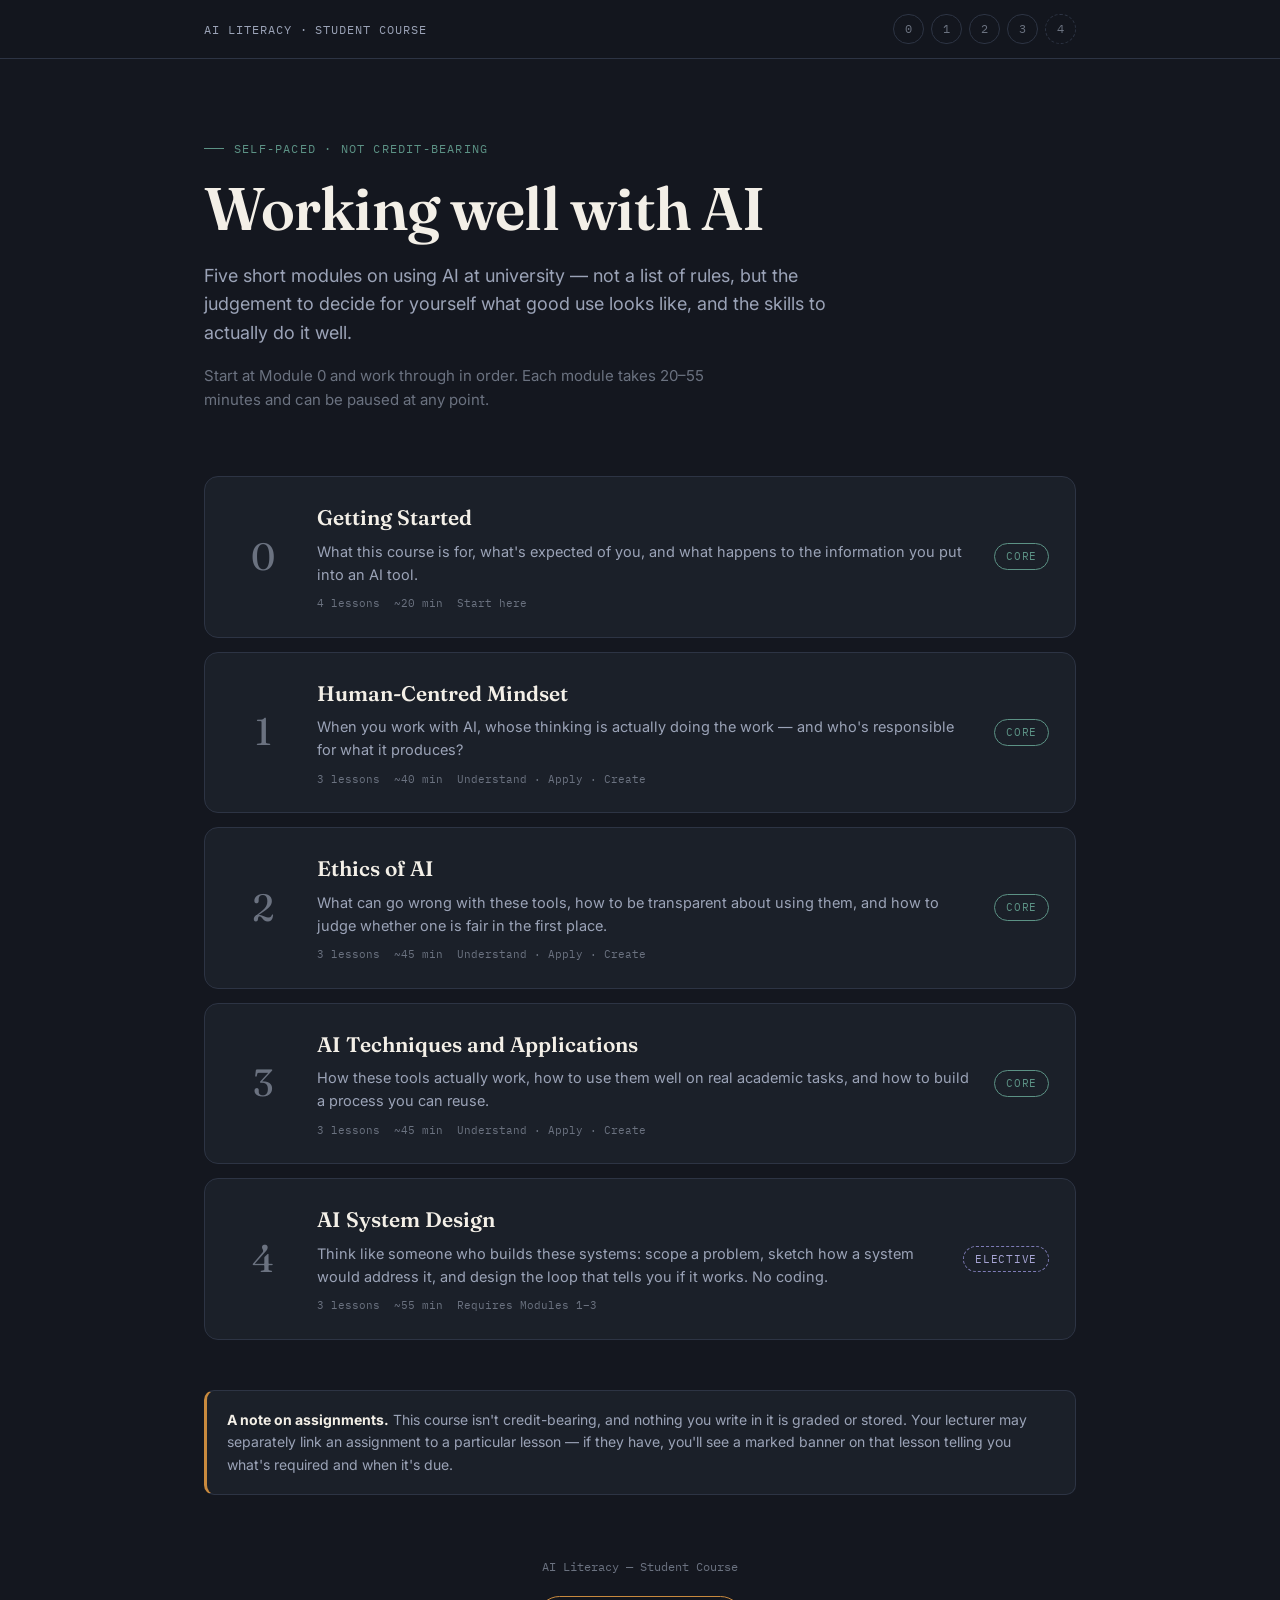
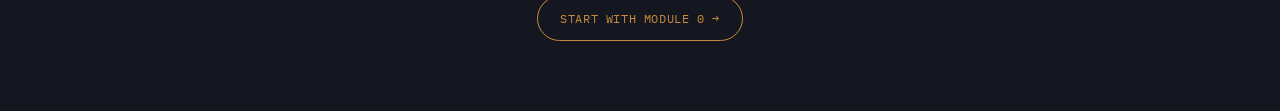
<file: index.html>
<!DOCTYPE html>
<html lang="en">
<head>
<meta charset="UTF-8">
<meta name="viewport" content="width=device-width, initial-scale=1.0">
<title>AI Literacy — Student Course</title>
<meta name="description" content="A self-paced course on using AI well at university: judgement, responsibility, ethics, and practical skill.">
<link rel="preconnect" href="https://fonts.googleapis.com">
<link rel="preconnect" href="https://fonts.gstatic.com" crossorigin>
<link href="https://fonts.googleapis.com/css2?family=Fraunces:opsz,wght@9..144,400;9..144,500;9..144,600;9..144,700&family=Inter:wght@400;500;600;700&family=IBM+Plex+Mono:wght@400;500&display=swap" rel="stylesheet">
<link rel="stylesheet" href="assets/css/course.css">
</head>
<body>

<div class="topbar">
  <div class="topbar-inner">
    <a class="brand" href="index.html">AI Literacy · Student Course</a>
    <div class="module-pills">
      <a class="pill" href="module-0.html">0</a>
      <a class="pill" href="module-1.html">1</a>
      <a class="pill" href="module-2.html">2</a>
      <a class="pill" href="module-3.html">3</a>
      <a class="pill elective" href="module-4.html">4</a>
    </div>
  </div>
</div>

<div class="wrap">
  <section class="index-hero">
    <div class="eyebrow">Self-paced · Not credit-bearing</div>
    <h1>Working well with AI</h1>
    <p>Five short modules on using AI at university — not a list of rules, but the judgement to decide for yourself what good use looks like, and the skills to actually do it well.</p>
    <p style="color:var(--text-faint);font-size:15px;">Start at Module 0 and work through in order. Each module takes 20–55 minutes and can be paused at any point.</p>
  </section>

  <div class="module-grid">

    <a class="module-card" href="module-0.html">
      <div class="module-num">0</div>
      <div class="module-body">
        <h3>Getting Started</h3>
        <p>What this course is for, what's expected of you, and what happens to the information you put into an AI tool.</p>
        <div class="module-meta">
          <span>4 lessons</span><span>~20 min</span><span>Start here</span>
        </div>
      </div>
      <span class="module-badge core">Core</span>
    </a>

    <a class="module-card" href="module-1.html">
      <div class="module-num">1</div>
      <div class="module-body">
        <h3>Human-Centred Mindset</h3>
        <p>When you work with AI, whose thinking is actually doing the work — and who's responsible for what it produces?</p>
        <div class="module-meta">
          <span>3 lessons</span><span>~40 min</span><span>Understand · Apply · Create</span>
        </div>
      </div>
      <span class="module-badge core">Core</span>
    </a>

    <a class="module-card" href="module-2.html">
      <div class="module-num">2</div>
      <div class="module-body">
        <h3>Ethics of AI</h3>
        <p>What can go wrong with these tools, how to be transparent about using them, and how to judge whether one is fair in the first place.</p>
        <div class="module-meta">
          <span>3 lessons</span><span>~45 min</span><span>Understand · Apply · Create</span>
        </div>
      </div>
      <span class="module-badge core">Core</span>
    </a>

    <a class="module-card" href="module-3.html">
      <div class="module-num">3</div>
      <div class="module-body">
        <h3>AI Techniques and Applications</h3>
        <p>How these tools actually work, how to use them well on real academic tasks, and how to build a process you can reuse.</p>
        <div class="module-meta">
          <span>3 lessons</span><span>~45 min</span><span>Understand · Apply · Create</span>
        </div>
      </div>
      <span class="module-badge core">Core</span>
    </a>

    <a class="module-card is-elective" href="module-4.html">
      <div class="module-num">4</div>
      <div class="module-body">
        <h3>AI System Design</h3>
        <p>Think like someone who builds these systems: scope a problem, sketch how a system would address it, and design the loop that tells you if it works. No coding.</p>
        <div class="module-meta">
          <span>3 lessons</span><span>~55 min</span><span>Requires Modules 1–3</span>
        </div>
      </div>
      <span class="module-badge elect">Elective</span>
    </a>

  </div>

  <div class="index-note">
    <b>A note on assignments.</b> This course isn't credit-bearing, and nothing you write in it is graded or stored. Your lecturer may separately link an assignment to a particular lesson — if they have, you'll see a marked banner on that lesson telling you what's required and when it's due.
  </div>

  <footer>
    <p>AI Literacy — Student Course</p>
    <div class="pager">
      <a class="next" href="module-0.html">Start with Module 0 →</a>
    </div>
  </footer>
</div>

<script src="assets/js/course.js"></script>
</body>
</html>
</file>
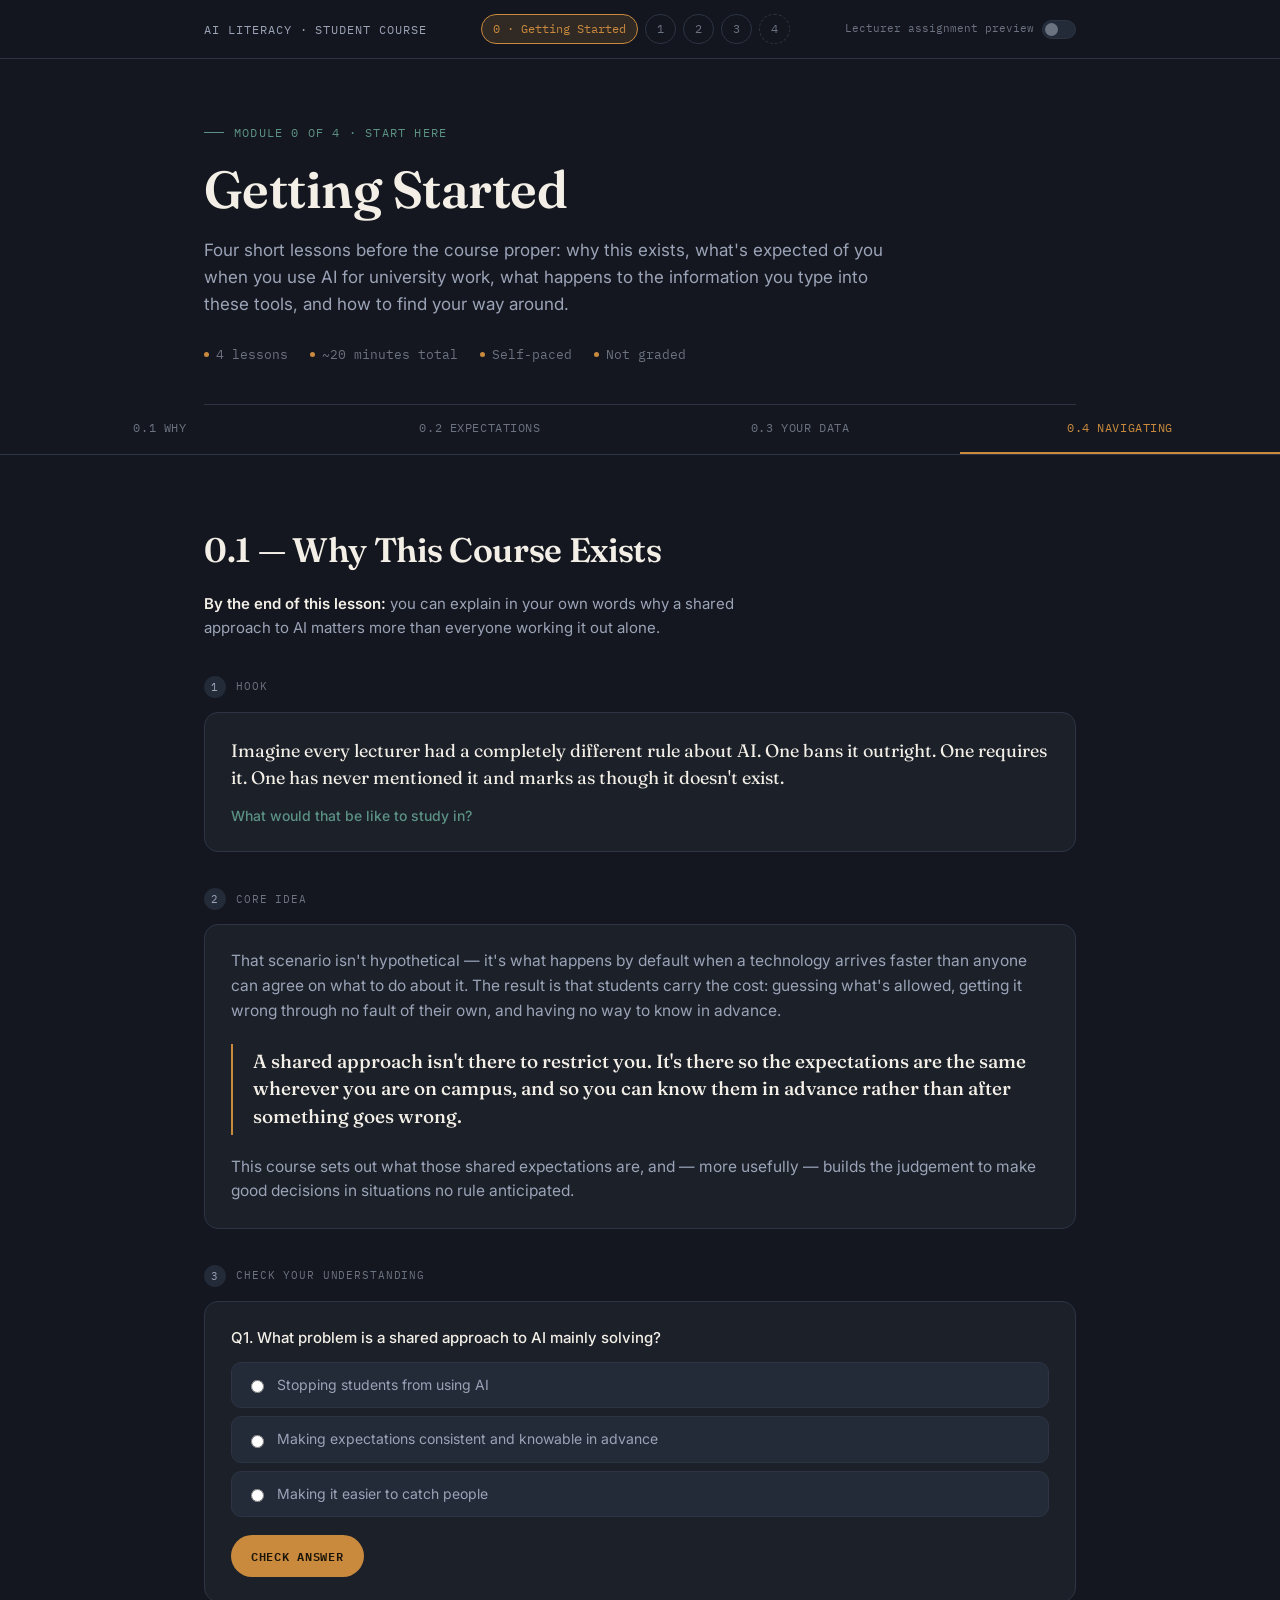
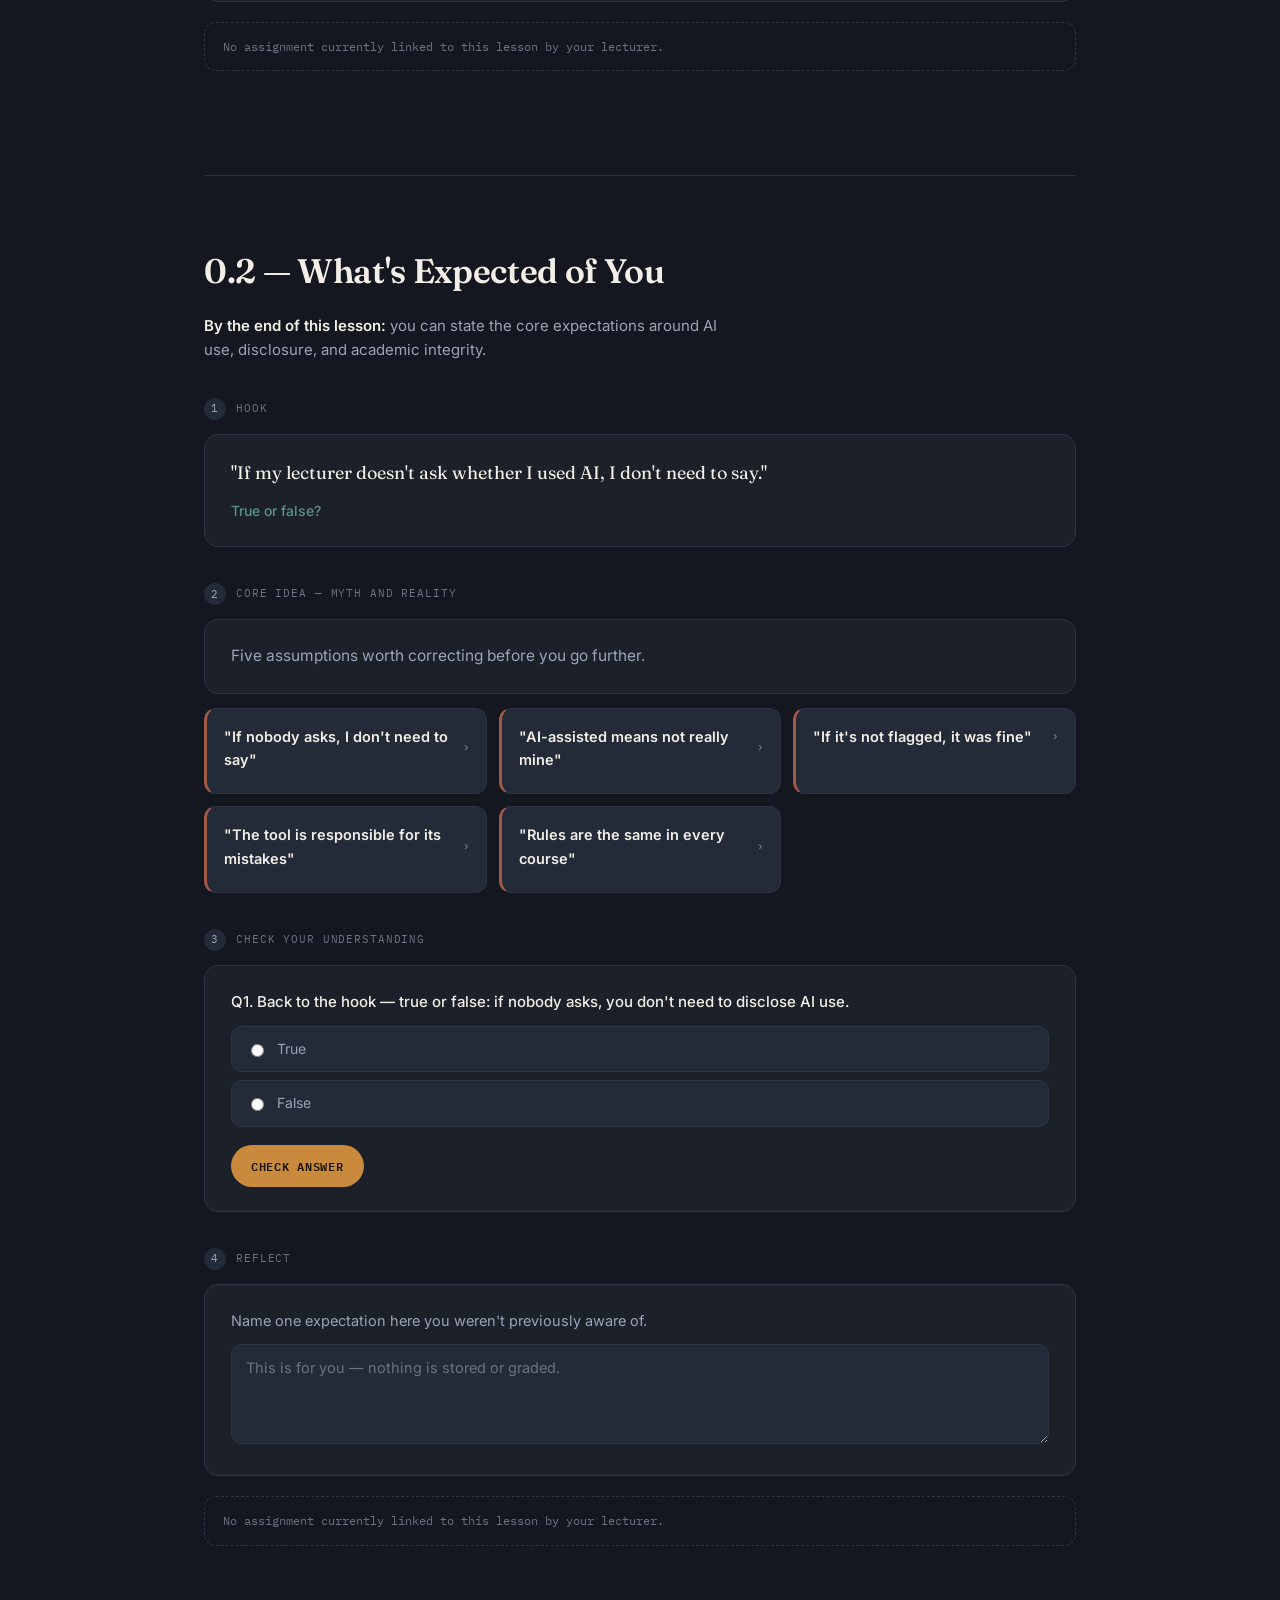
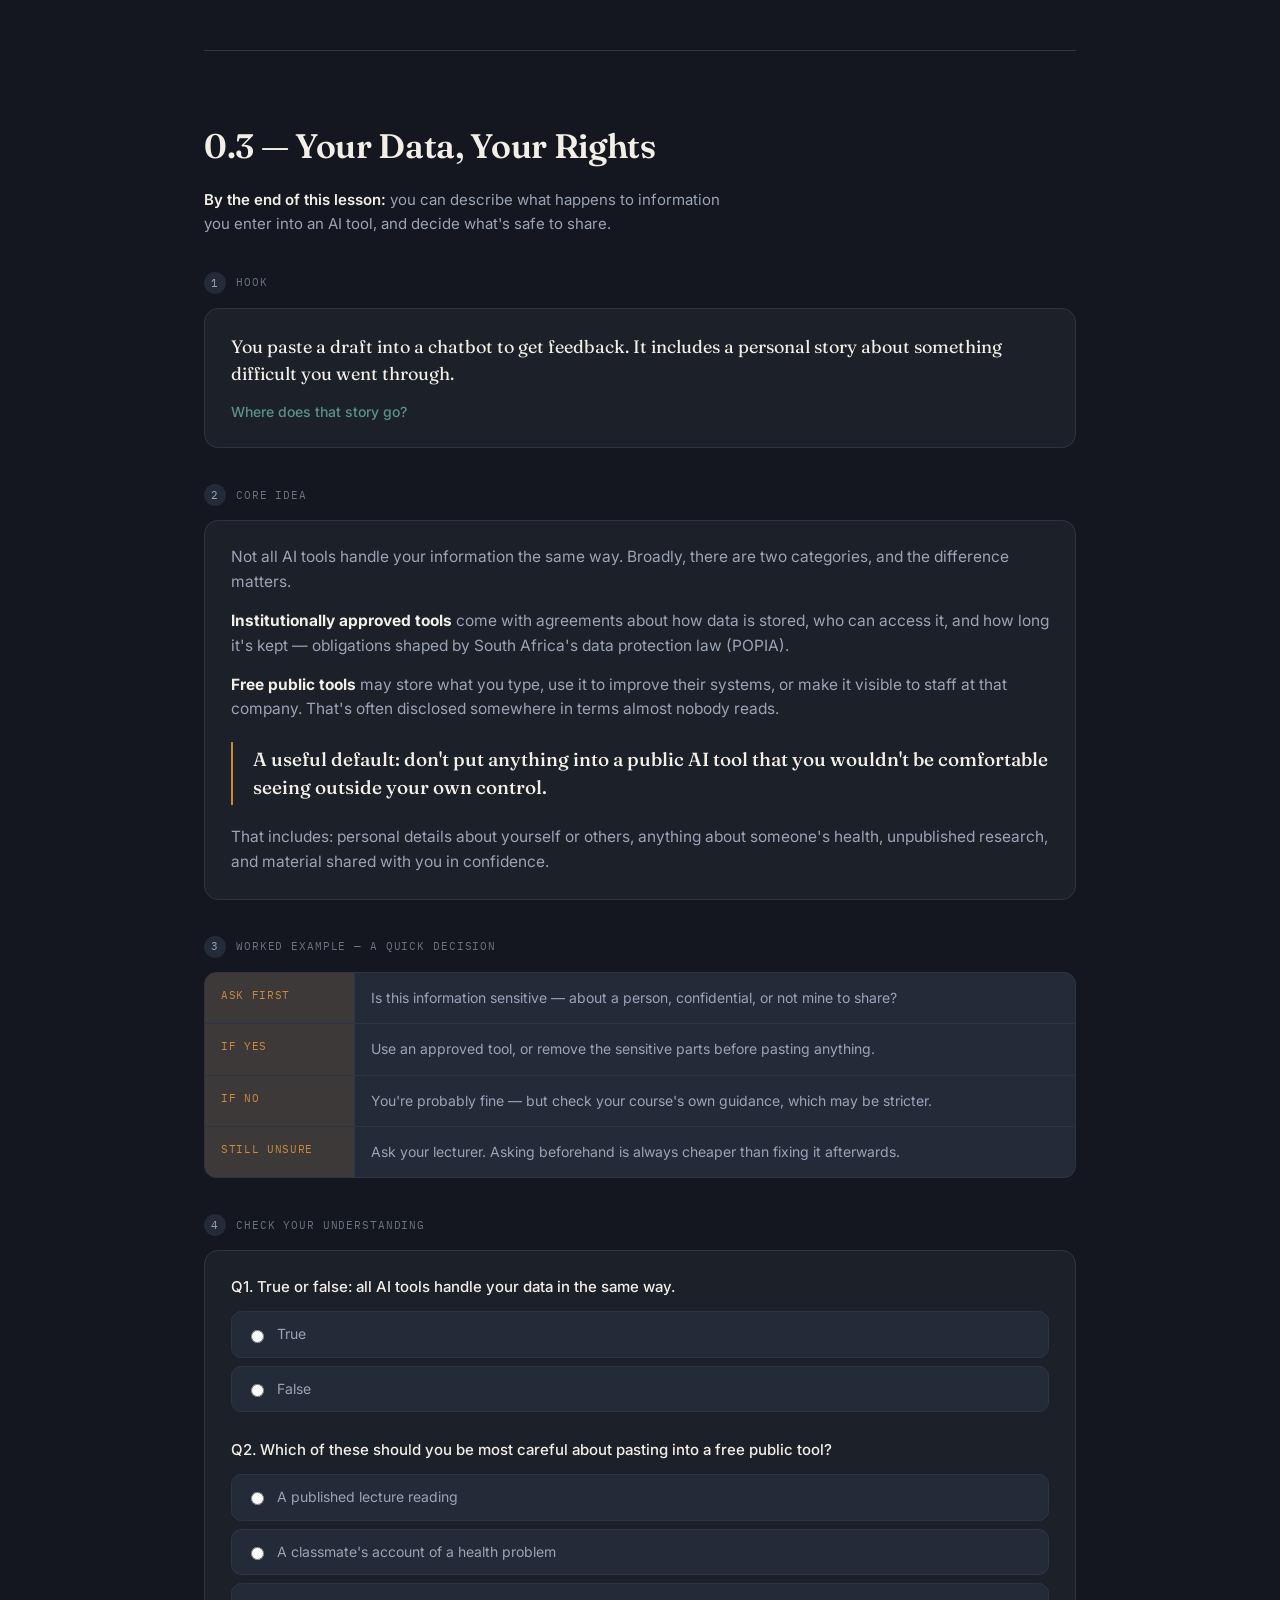
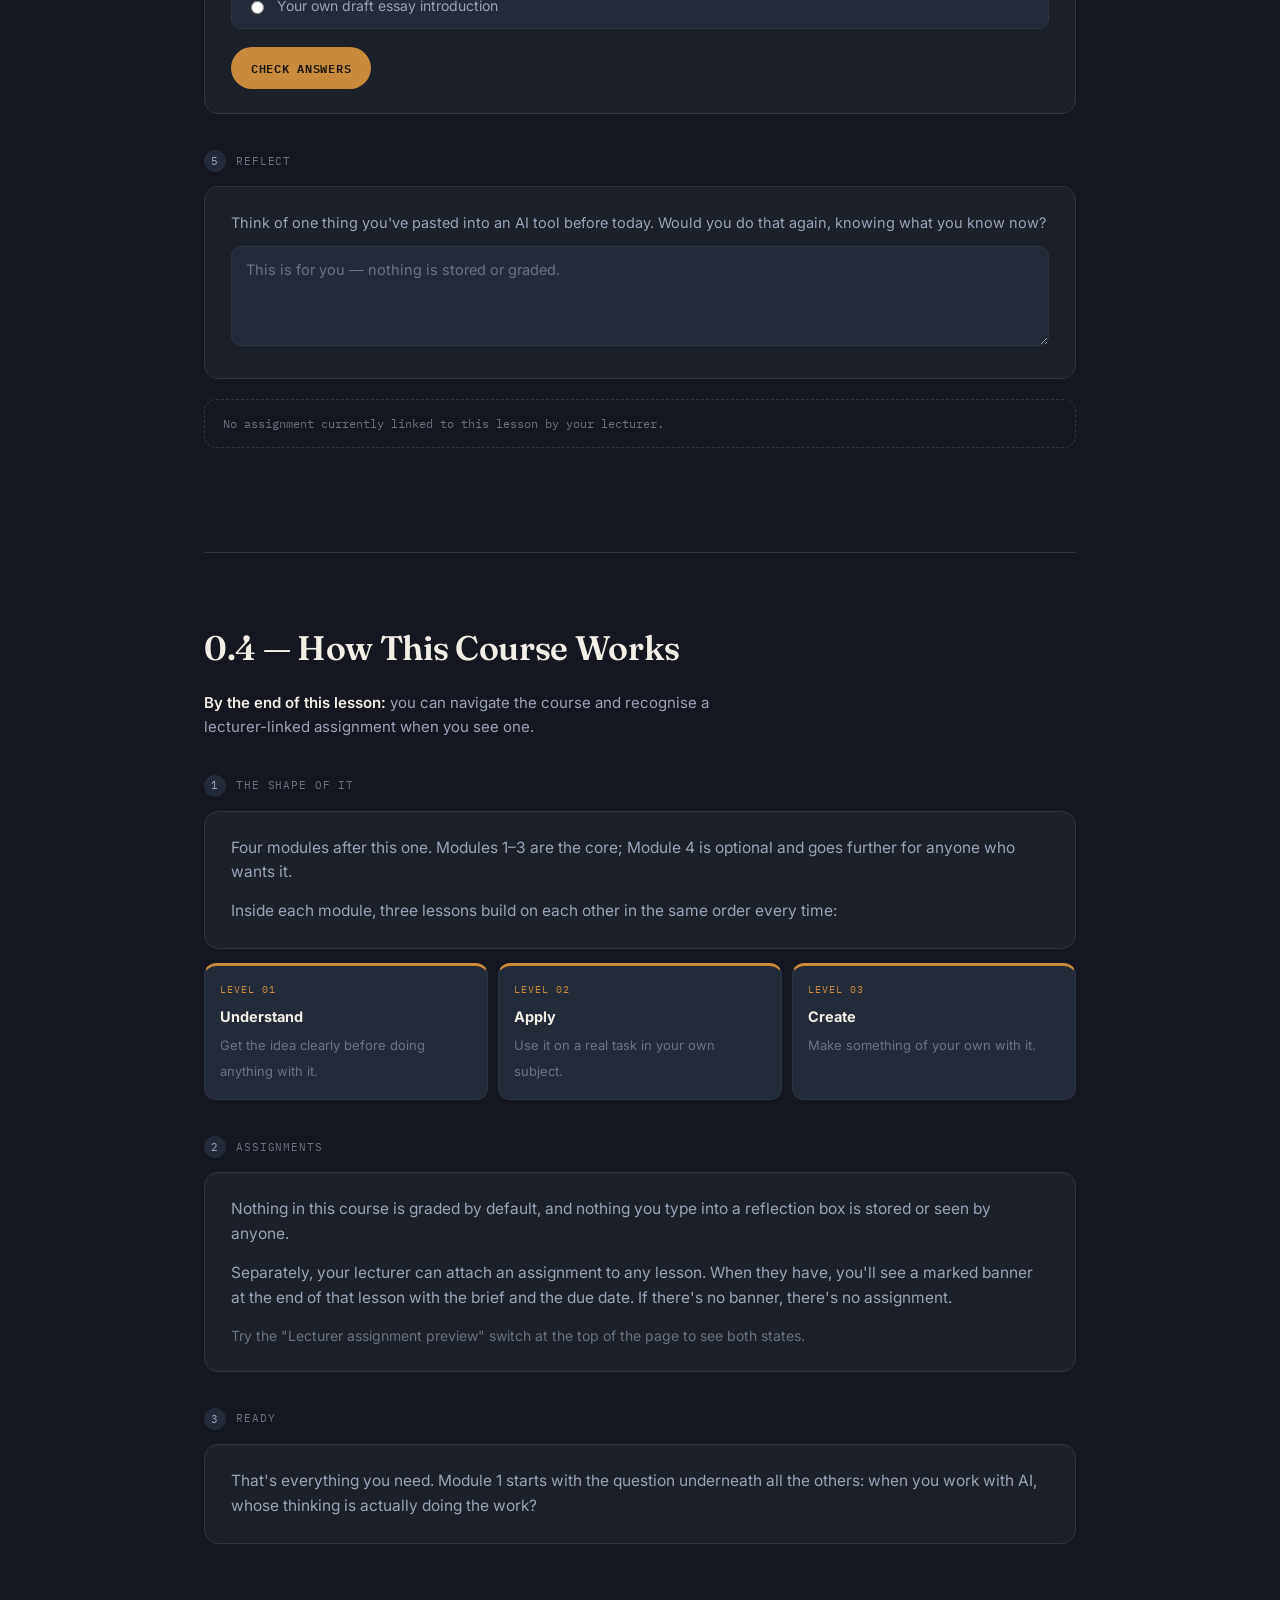
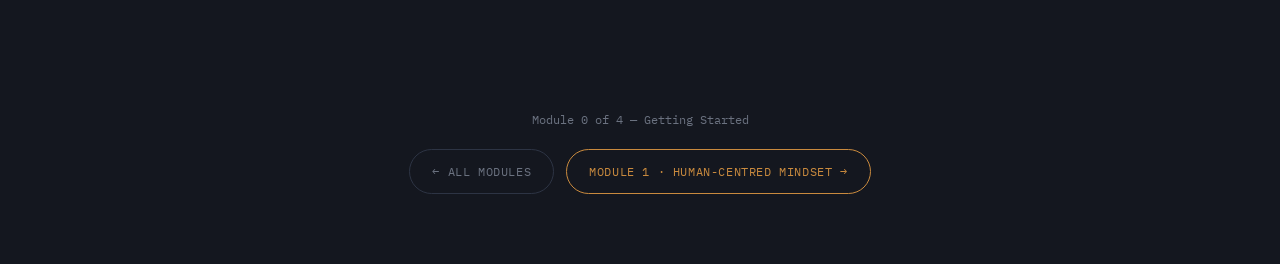
<file: module-0.html>
<!DOCTYPE html>
<html lang="en">
<head>
<meta charset="UTF-8">
<meta name="viewport" content="width=device-width, initial-scale=1.0">
<title>Module 0 · Getting Started</title>
<link rel="preconnect" href="https://fonts.googleapis.com">
<link rel="preconnect" href="https://fonts.gstatic.com" crossorigin>
<link href="https://fonts.googleapis.com/css2?family=Fraunces:opsz,wght@9..144,400;9..144,500;9..144,600;9..144,700&family=Inter:wght@400;500;600;700&family=IBM+Plex+Mono:wght@400;500&display=swap" rel="stylesheet">
<link rel="stylesheet" href="assets/css/course.css">
</head>
<body>

<div class="topbar">
  <div class="topbar-inner">
    <a class="brand" href="index.html">AI Literacy · Student Course</a>
    <div class="module-pills">
      <span class="pill active">0 · Getting Started</span>
      <a class="pill" href="module-1.html">1</a>
      <a class="pill" href="module-2.html">2</a>
      <a class="pill" href="module-3.html">3</a>
      <a class="pill elective" href="module-4.html">4</a>
    </div>
    <div class="demo-toggle">
      Lecturer assignment preview
      <button class="switch" id="demoSwitch" aria-pressed="false" aria-label="Preview lecturer-linked assignments"></button>
    </div>
  </div>
</div>

<div class="wrap">
  <section class="hero">
    <div class="eyebrow">Module 0 of 4 · Start here</div>
    <h1 class="title">Getting Started</h1>
    <p class="lede">Four short lessons before the course proper: why this exists, what's expected of you when you use AI for university work, what happens to the information you type into these tools, and how to find your way around.</p>
    <div class="meta-row">
      <span><span class="dot"></span>4 lessons</span>
      <span><span class="dot"></span>~20 minutes total</span>
      <span><span class="dot"></span>Self-paced</span>
      <span><span class="dot"></span>Not graded</span>
    </div>
  </section>
</div>

<nav class="lesson-nav">
  <a href="#lesson-0-1" data-target="lesson-0-1" class="active">0.1 Why</a>
  <a href="#lesson-0-2" data-target="lesson-0-2">0.2 Expectations</a>
  <a href="#lesson-0-3" data-target="lesson-0-3">0.3 Your Data</a>
  <a href="#lesson-0-4" data-target="lesson-0-4">0.4 Navigating</a>
</nav>

<div class="wrap">

  <!-- ============ 0.1 ============ -->
  <section class="lesson" id="lesson-0-1">
    <div class="lesson-head">
      <h2 class="lesson-title">0.1 — Why This Course Exists</h2>
      <p class="lesson-outcome"><b>By the end of this lesson:</b> you can explain in your own words why a shared approach to AI matters more than everyone working it out alone.</p>
    </div>

    <div class="step">
      <div class="step-label"><span class="num">1</span>Hook</div>
      <div class="card">
        <p class="hook-scenario">Imagine every lecturer had a completely different rule about AI. One bans it outright. One requires it. One has never mentioned it and marks as though it doesn't exist.</p>
        <p class="hook-prompt">What would that be like to study in?</p>
      </div>
    </div>

    <div class="step">
      <div class="step-label"><span class="num">2</span>Core idea</div>
      <div class="card core-text">
        <p>That scenario isn't hypothetical — it's what happens by default when a technology arrives faster than anyone can agree on what to do about it. The result is that students carry the cost: guessing what's allowed, getting it wrong through no fault of their own, and having no way to know in advance.</p>
        <div class="pull">A shared approach isn't there to restrict you. It's there so the expectations are the same wherever you are on campus, and so you can know them in advance rather than after something goes wrong.</div>
        <p>This course sets out what those shared expectations are, and — more usefully — builds the judgement to make good decisions in situations no rule anticipated.</p>
      </div>
    </div>

    <div class="step">
      <div class="step-label"><span class="num">3</span>Check your understanding</div>
      <div class="card">
        <div class="quiz-q" data-answer="consistent">
          <div class="quiz-q-text">Q1. What problem is a shared approach to AI mainly solving?</div>
          <div class="quiz-opts">
            <label class="quiz-opt"><input type="radio" name="q01" value="ban">Stopping students from using AI</label>
            <label class="quiz-opt"><input type="radio" name="q01" value="consistent">Making expectations consistent and knowable in advance</label>
            <label class="quiz-opt"><input type="radio" name="q01" value="detect">Making it easier to catch people</label>
          </div>
          <div class="quiz-feedback"></div>
        </div>
        <button class="btn" data-check-quiz>Check answer</button>
      </div>

      <div class="assignment-banner">
        <div class="assignment-icon">✓</div>
        <div>
          <strong>Your lecturer has linked an assignment to this lesson</strong>
          <p>PSY 201 — Complete Module 0 before the first tutorial. Confirmation required.</p>
        </div>
      </div>
      <div class="no-assignment">No assignment currently linked to this lesson by your lecturer.</div>
    </div>
  </section>

  <!-- ============ 0.2 ============ -->
  <section class="lesson" id="lesson-0-2">
    <div class="lesson-head">
      <h2 class="lesson-title">0.2 — What's Expected of You</h2>
      <p class="lesson-outcome"><b>By the end of this lesson:</b> you can state the core expectations around AI use, disclosure, and academic integrity.</p>
    </div>

    <div class="step">
      <div class="step-label"><span class="num">1</span>Hook</div>
      <div class="card">
        <p class="hook-scenario">"If my lecturer doesn't ask whether I used AI, I don't need to say."</p>
        <p class="hook-prompt">True or false?</p>
      </div>
    </div>

    <div class="step">
      <div class="step-label"><span class="num">2</span>Core idea — myth and reality</div>
      <div class="card core-text">
        <p>Five assumptions worth correcting before you go further.</p>
      </div>
      <div class="risk-grid mt">
        <div class="risk" tabindex="0" role="button">
          <h4>"If nobody asks, I don't need to say" <span class="chev">›</span></h4>
          <p>Transparency is the default, not something triggered by being asked. If AI shaped the work, say so.</p>
        </div>
        <div class="risk" tabindex="0" role="button">
          <h4>"AI-assisted means not really mine" <span class="chev">›</span></h4>
          <p>Not true either. Work can be genuinely yours <em>and</em> AI-assisted — provided you did the thinking and you say what the tool did.</p>
        </div>
        <div class="risk" tabindex="0" role="button">
          <h4>"If it's not flagged, it was fine" <span class="chev">›</span></h4>
          <p>Detection isn't the standard. Integrity is about what you actually did, not what was noticed.</p>
        </div>
        <div class="risk" tabindex="0" role="button">
          <h4>"The tool is responsible for its mistakes" <span class="chev">›</span></h4>
          <p>You submitted it, so you're accountable for it. Module 1 covers this properly.</p>
        </div>
        <div class="risk" tabindex="0" role="button">
          <h4>"Rules are the same in every course" <span class="chev">›</span></h4>
          <p>The baseline is shared, but individual courses can be stricter for good reasons. Check your course outline.</p>
        </div>
      </div>
    </div>

    <div class="step">
      <div class="step-label"><span class="num">3</span>Check your understanding</div>
      <div class="card">
        <div class="quiz-q" data-answer="false">
          <div class="quiz-q-text">Q1. Back to the hook — true or false: if nobody asks, you don't need to disclose AI use.</div>
          <div class="quiz-opts">
            <label class="quiz-opt"><input type="radio" name="q02" value="true">True</label>
            <label class="quiz-opt"><input type="radio" name="q02" value="false">False</label>
          </div>
          <div class="quiz-feedback"></div>
        </div>
        <button class="btn" data-check-quiz>Check answer</button>
      </div>
    </div>

    <div class="step">
      <div class="step-label"><span class="num">4</span>Reflect</div>
      <div class="card">
        <p class="prompt-line">Name one expectation here you weren't previously aware of.</p>
        <textarea class="reflect-textarea" placeholder="This is for you — nothing is stored or graded."></textarea>
      </div>
      <div class="assignment-banner">
        <div class="assignment-icon">✓</div>
        <div>
          <strong>Your lecturer has linked an assignment to this lesson</strong>
          <p>PSY 201 — Short acknowledgement quiz confirming you understand the disclosure requirements for this course.</p>
        </div>
      </div>
      <div class="no-assignment">No assignment currently linked to this lesson by your lecturer.</div>
    </div>
  </section>

  <!-- ============ 0.3 ============ -->
  <section class="lesson" id="lesson-0-3">
    <div class="lesson-head">
      <h2 class="lesson-title">0.3 — Your Data, Your Rights</h2>
      <p class="lesson-outcome"><b>By the end of this lesson:</b> you can describe what happens to information you enter into an AI tool, and decide what's safe to share.</p>
    </div>

    <div class="step">
      <div class="step-label"><span class="num">1</span>Hook</div>
      <div class="card">
        <p class="hook-scenario">You paste a draft into a chatbot to get feedback. It includes a personal story about something difficult you went through.</p>
        <p class="hook-prompt">Where does that story go?</p>
      </div>
    </div>

    <div class="step">
      <div class="step-label"><span class="num">2</span>Core idea</div>
      <div class="card core-text">
        <p>Not all AI tools handle your information the same way. Broadly, there are two categories, and the difference matters.</p>
        <p><b>Institutionally approved tools</b> come with agreements about how data is stored, who can access it, and how long it's kept — obligations shaped by South Africa's data protection law (POPIA).</p>
        <p><b>Free public tools</b> may store what you type, use it to improve their systems, or make it visible to staff at that company. That's often disclosed somewhere in terms almost nobody reads.</p>
        <div class="pull">A useful default: don't put anything into a public AI tool that you wouldn't be comfortable seeing outside your own control.</div>
        <p>That includes: personal details about yourself or others, anything about someone's health, unpublished research, and material shared with you in confidence.</p>
      </div>
    </div>

    <div class="step">
      <div class="step-label"><span class="num">3</span>Worked example — a quick decision</div>
      <div class="kv">
        <div class="kv-row">
          <div class="kv-key">Ask first</div>
          <div class="kv-val">Is this information sensitive — about a person, confidential, or not mine to share?</div>
        </div>
        <div class="kv-row">
          <div class="kv-key">If yes</div>
          <div class="kv-val">Use an approved tool, or remove the sensitive parts before pasting anything.</div>
        </div>
        <div class="kv-row">
          <div class="kv-key">If no</div>
          <div class="kv-val">You're probably fine — but check your course's own guidance, which may be stricter.</div>
        </div>
        <div class="kv-row">
          <div class="kv-key">Still unsure</div>
          <div class="kv-val">Ask your lecturer. Asking beforehand is always cheaper than fixing it afterwards.</div>
        </div>
      </div>
    </div>

    <div class="step">
      <div class="step-label"><span class="num">4</span>Check your understanding</div>
      <div class="card">
        <div class="quiz-q" data-answer="false">
          <div class="quiz-q-text">Q1. True or false: all AI tools handle your data in the same way.</div>
          <div class="quiz-opts">
            <label class="quiz-opt"><input type="radio" name="q03a" value="true">True</label>
            <label class="quiz-opt"><input type="radio" name="q03a" value="false">False</label>
          </div>
          <div class="quiz-feedback"></div>
        </div>
        <div class="quiz-q" data-answer="health">
          <div class="quiz-q-text">Q2. Which of these should you be most careful about pasting into a free public tool?</div>
          <div class="quiz-opts">
            <label class="quiz-opt"><input type="radio" name="q03b" value="lecture">A published lecture reading</label>
            <label class="quiz-opt"><input type="radio" name="q03b" value="health">A classmate's account of a health problem</label>
            <label class="quiz-opt"><input type="radio" name="q03b" value="essay">Your own draft essay introduction</label>
          </div>
          <div class="quiz-feedback"></div>
        </div>
        <button class="btn" data-check-quiz>Check answers</button>
      </div>
    </div>

    <div class="step">
      <div class="step-label"><span class="num">5</span>Reflect</div>
      <div class="card">
        <p class="prompt-line">Think of one thing you've pasted into an AI tool before today. Would you do that again, knowing what you know now?</p>
        <textarea class="reflect-textarea" placeholder="This is for you — nothing is stored or graded."></textarea>
      </div>
      <div class="no-assignment">No assignment currently linked to this lesson by your lecturer.</div>
    </div>
  </section>

  <!-- ============ 0.4 ============ -->
  <section class="lesson" id="lesson-0-4">
    <div class="lesson-head">
      <h2 class="lesson-title">0.4 — How This Course Works</h2>
      <p class="lesson-outcome"><b>By the end of this lesson:</b> you can navigate the course and recognise a lecturer-linked assignment when you see one.</p>
    </div>

    <div class="step">
      <div class="step-label"><span class="num">1</span>The shape of it</div>
      <div class="card core-text">
        <p>Four modules after this one. Modules 1–3 are the core; Module 4 is optional and goes further for anyone who wants it.</p>
        <p>Inside each module, three lessons build on each other in the same order every time:</p>
      </div>
      <div class="process mt" style="grid-template-columns:repeat(3,1fr);">
        <div class="pstep">
          <span class="pnum">Level 01</span>
          <strong>Understand</strong>
          <span>Get the idea clearly before doing anything with it.</span>
        </div>
        <div class="pstep">
          <span class="pnum">Level 02</span>
          <strong>Apply</strong>
          <span>Use it on a real task in your own subject.</span>
        </div>
        <div class="pstep">
          <span class="pnum">Level 03</span>
          <strong>Create</strong>
          <span>Make something of your own with it.</span>
        </div>
      </div>
    </div>

    <div class="step">
      <div class="step-label"><span class="num">2</span>Assignments</div>
      <div class="card core-text">
        <p>Nothing in this course is graded by default, and nothing you type into a reflection box is stored or seen by anyone.</p>
        <p>Separately, your lecturer can attach an assignment to any lesson. When they have, you'll see a marked banner at the end of that lesson with the brief and the due date. If there's no banner, there's no assignment.</p>
        <p style="color:var(--text-faint);font-size:14px;">Try the "Lecturer assignment preview" switch at the top of the page to see both states.</p>
      </div>
    </div>

    <div class="step">
      <div class="step-label"><span class="num">3</span>Ready</div>
      <div class="card core-text">
        <p>That's everything you need. Module 1 starts with the question underneath all the others: when you work with AI, whose thinking is actually doing the work?</p>
      </div>
    </div>
  </section>

  <footer>
    <p>Module 0 of 4 — Getting Started</p>
    <div class="pager">
      <a href="index.html">← All modules</a>
      <a class="next" href="module-1.html">Module 1 · Human-Centred Mindset →</a>
    </div>
  </footer>
</div>

<script src="assets/js/course.js"></script>
</body>
</html>
</file>
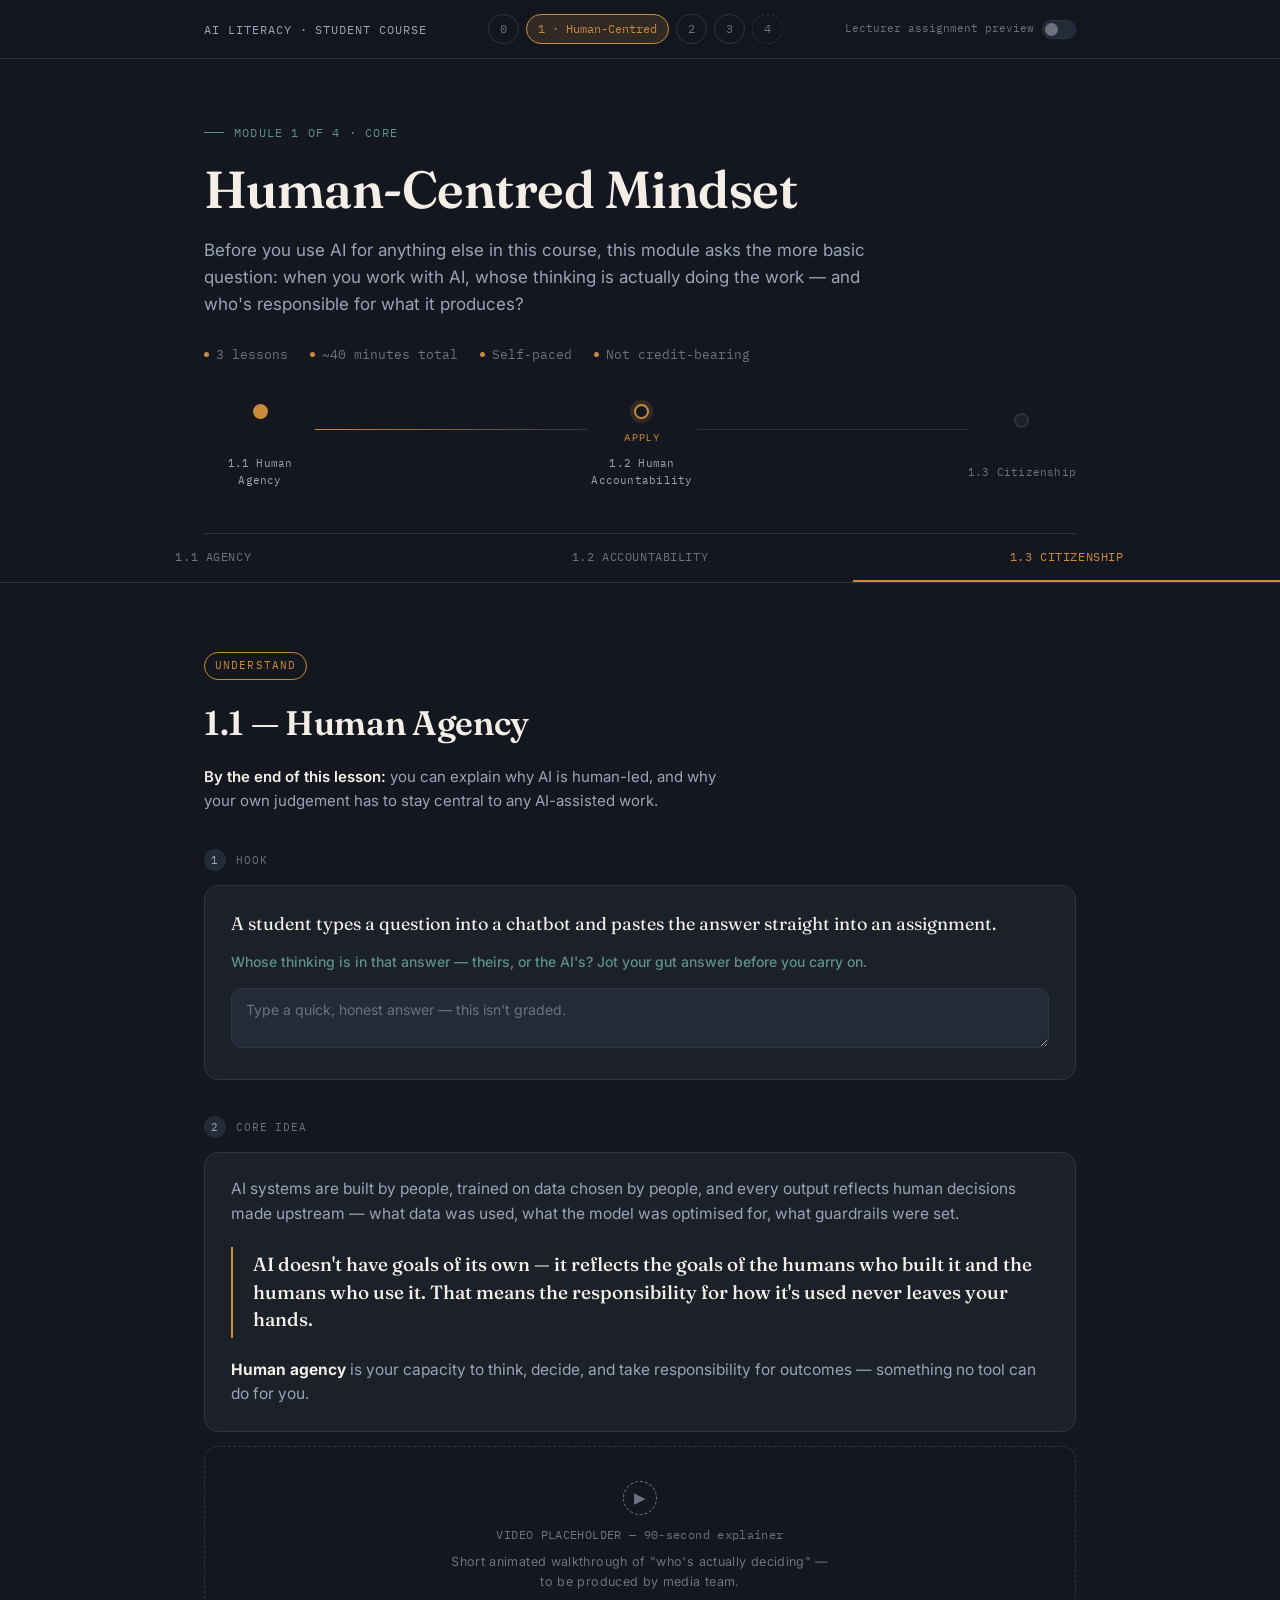
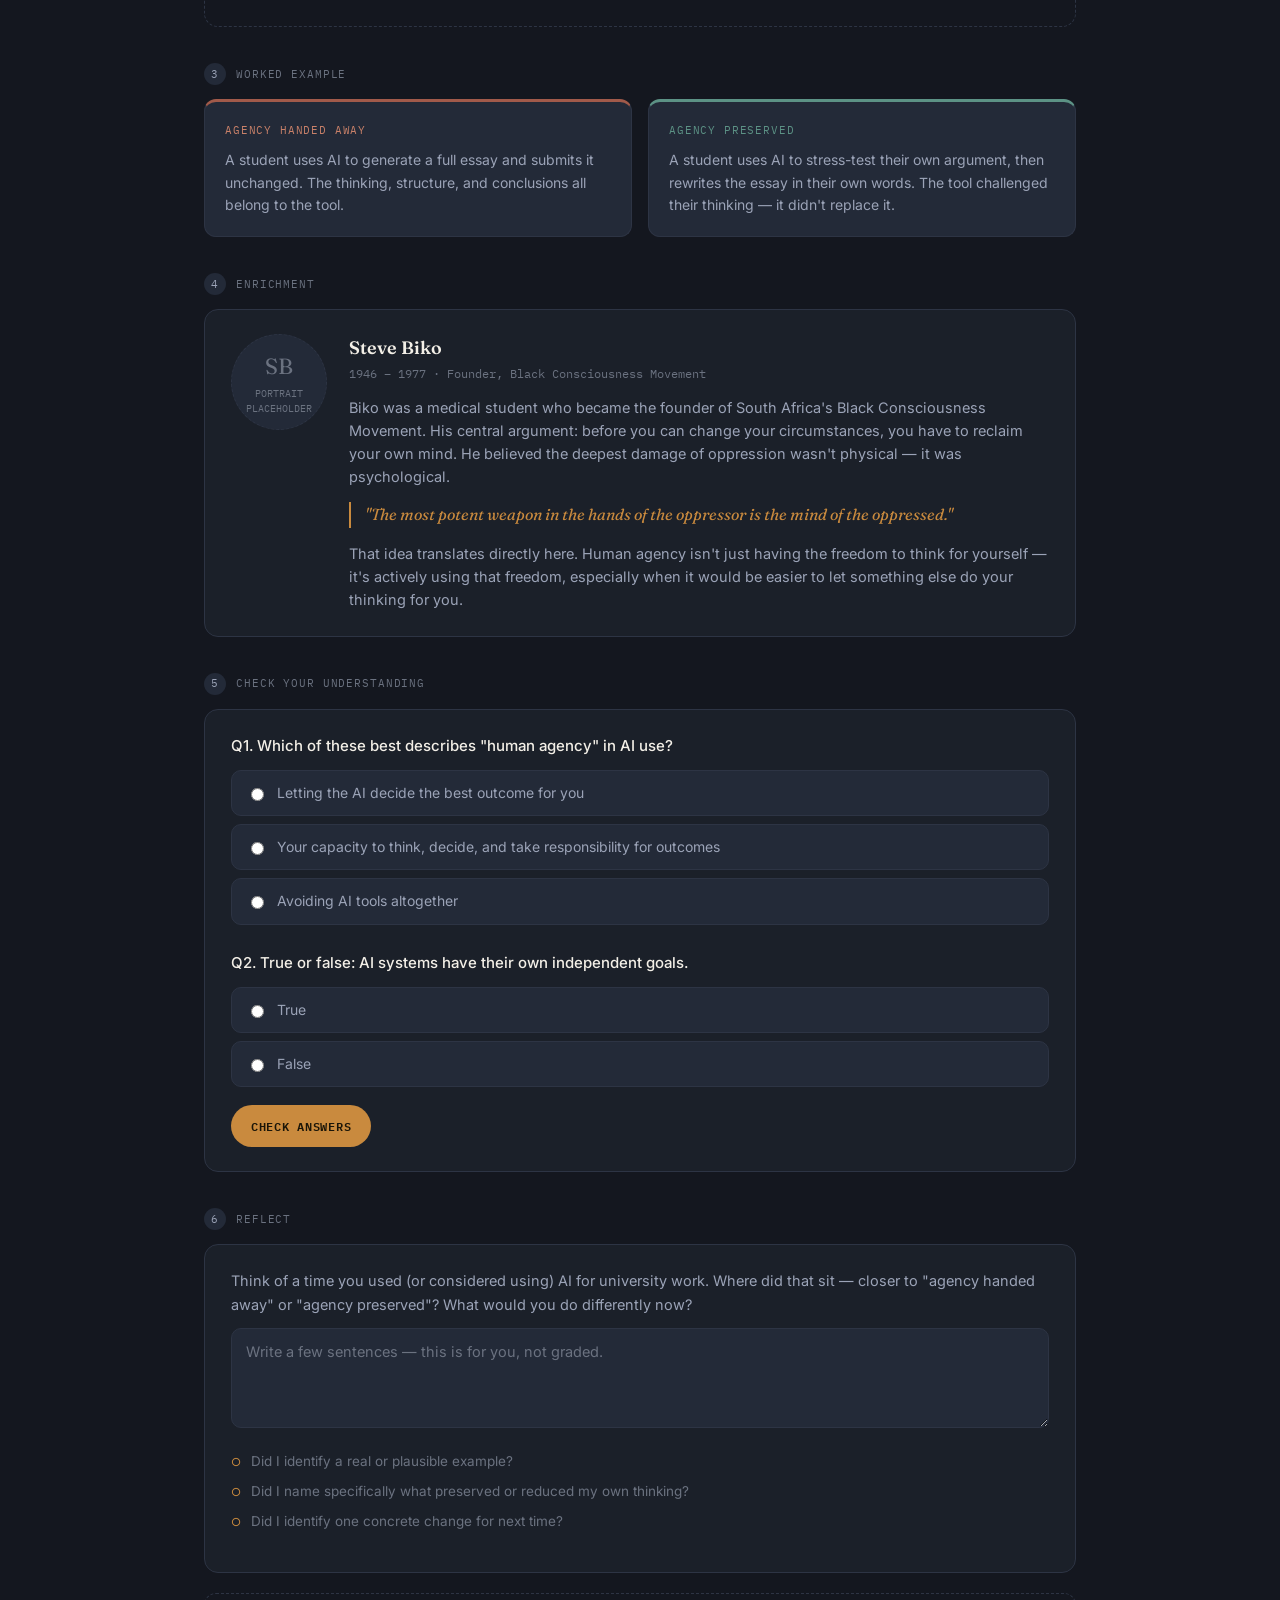
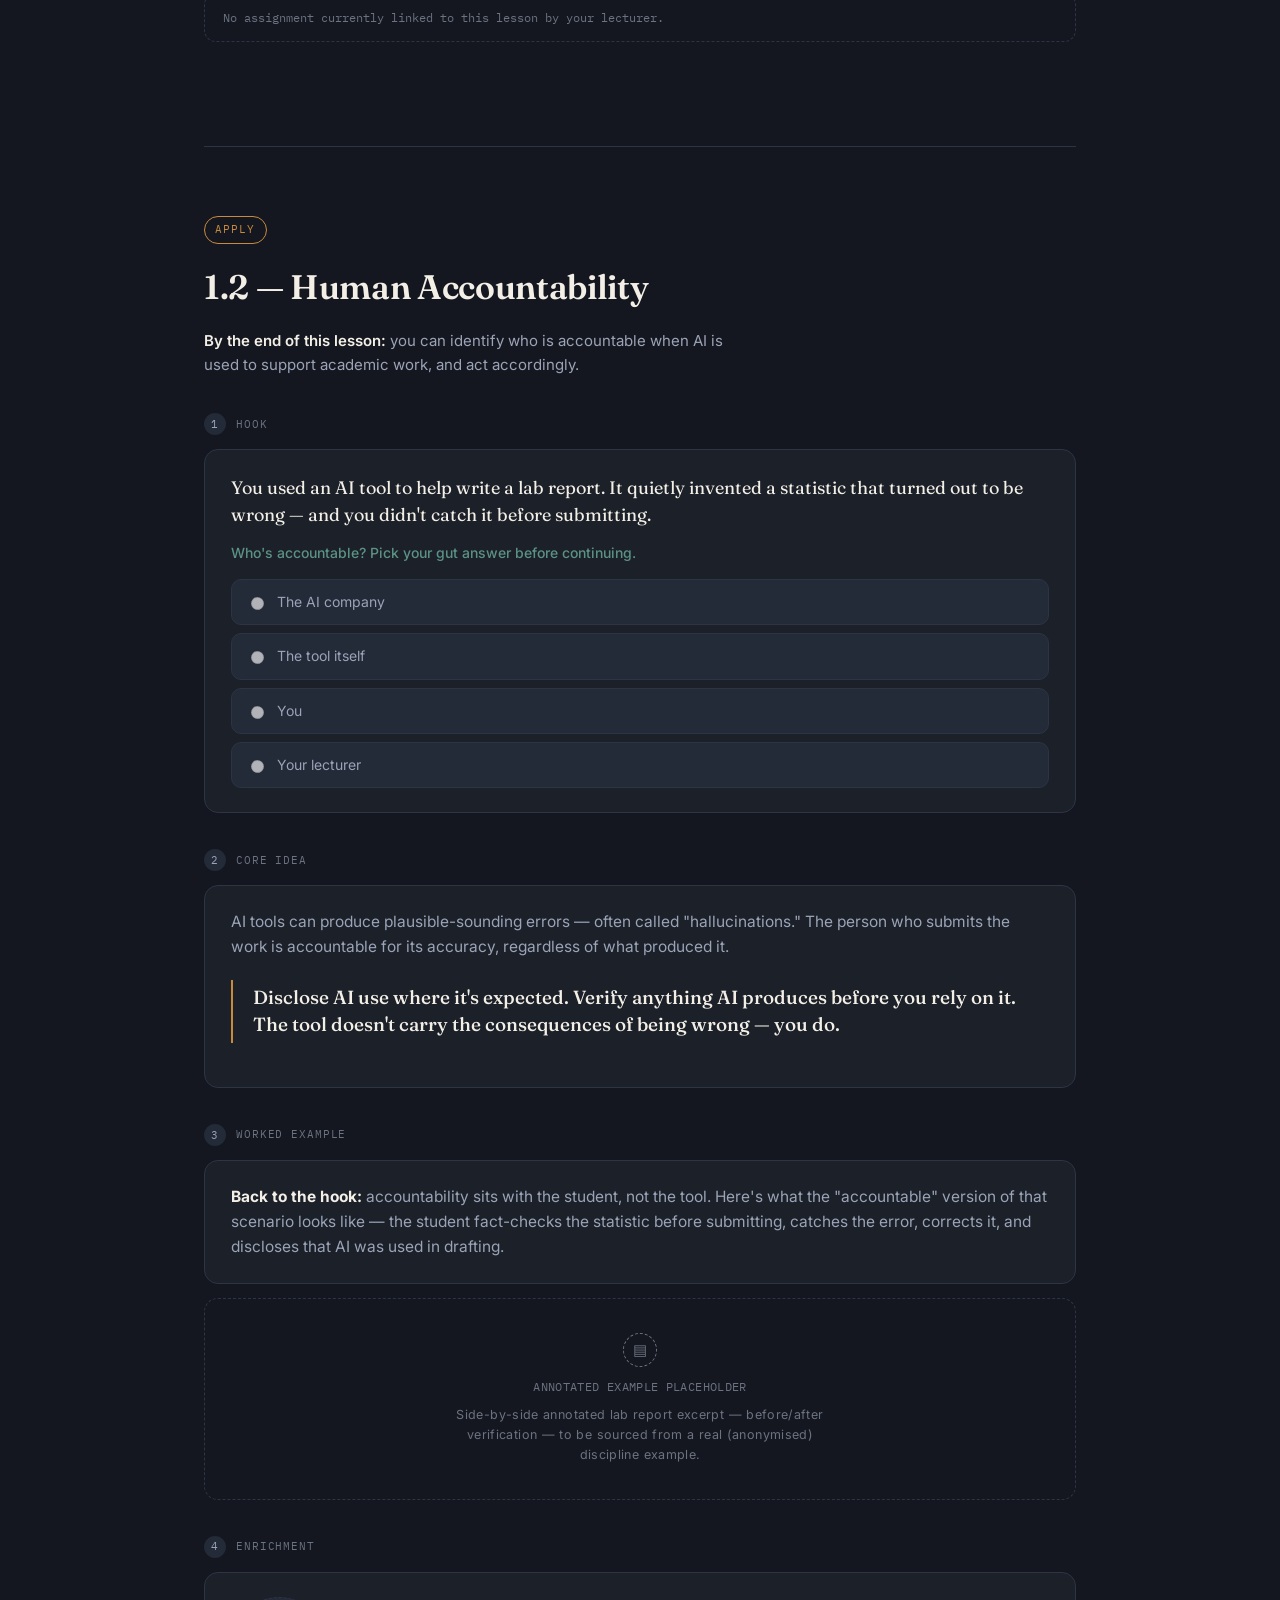
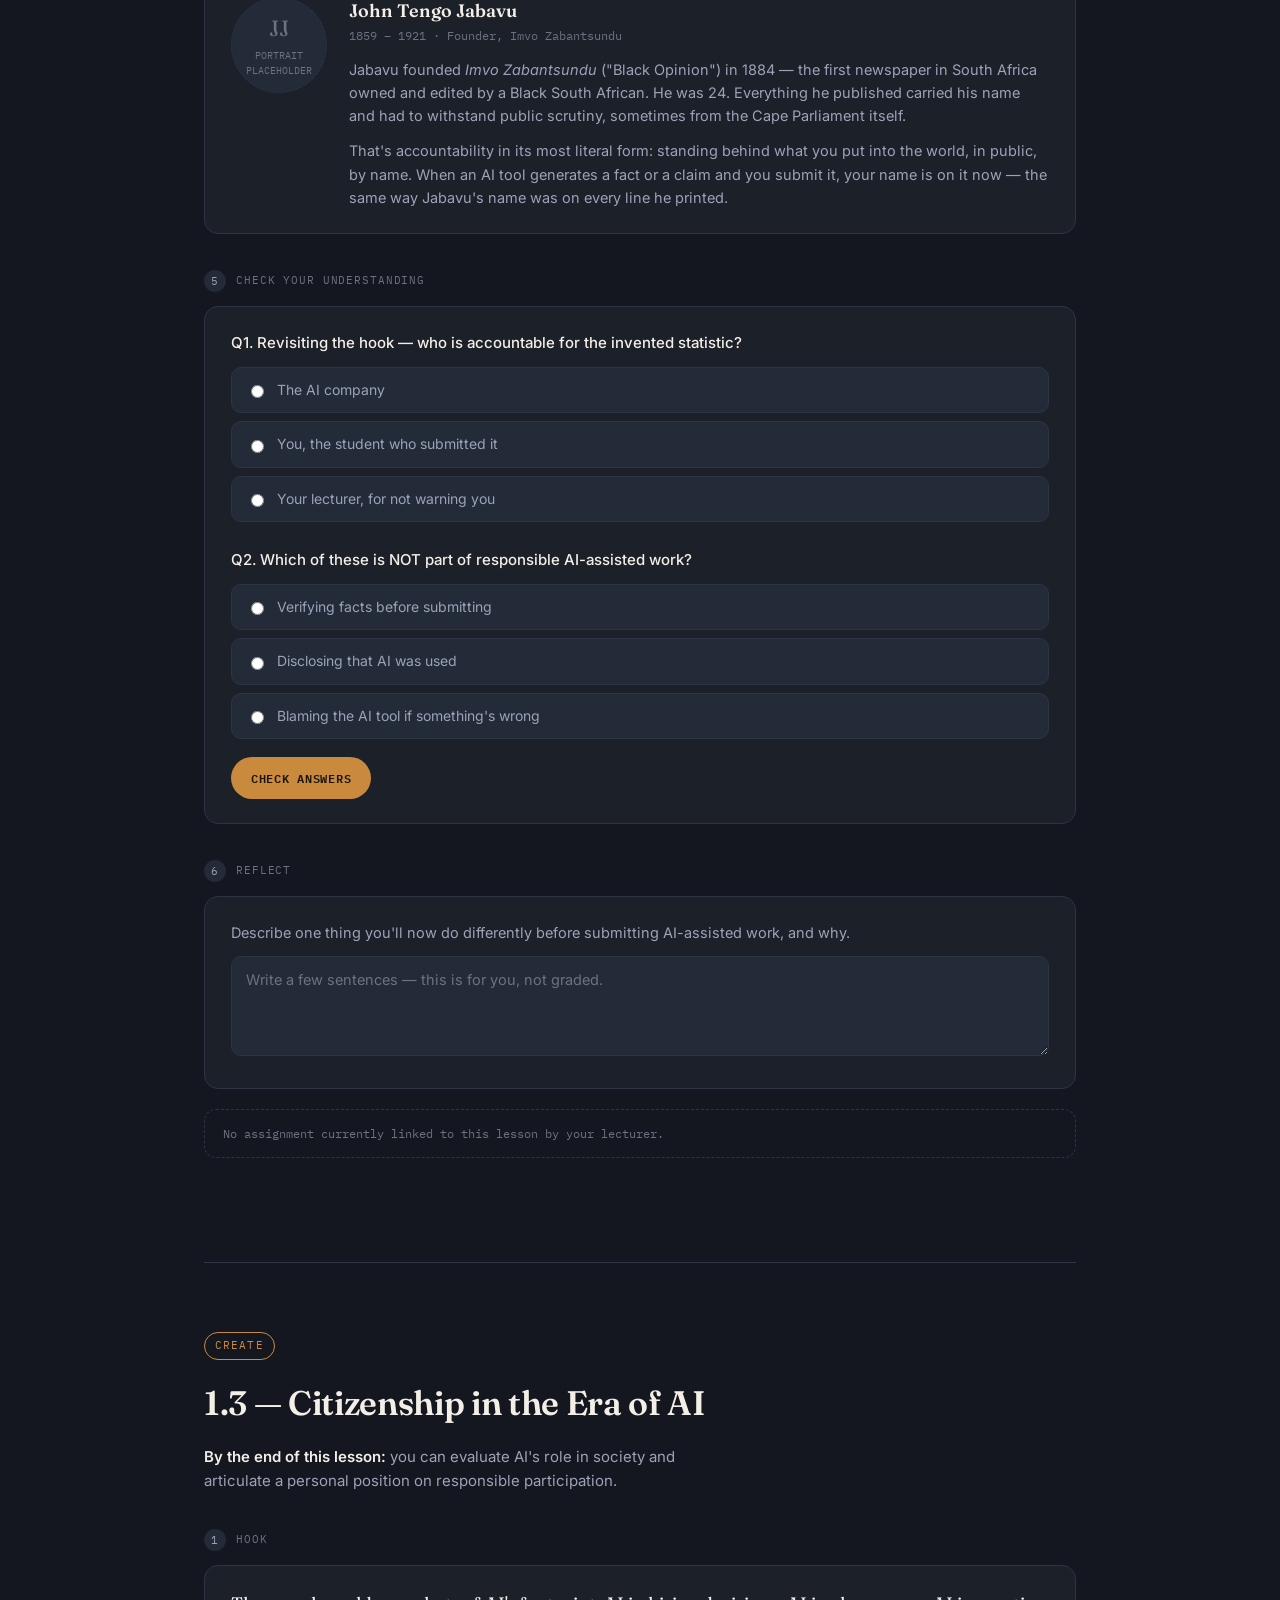
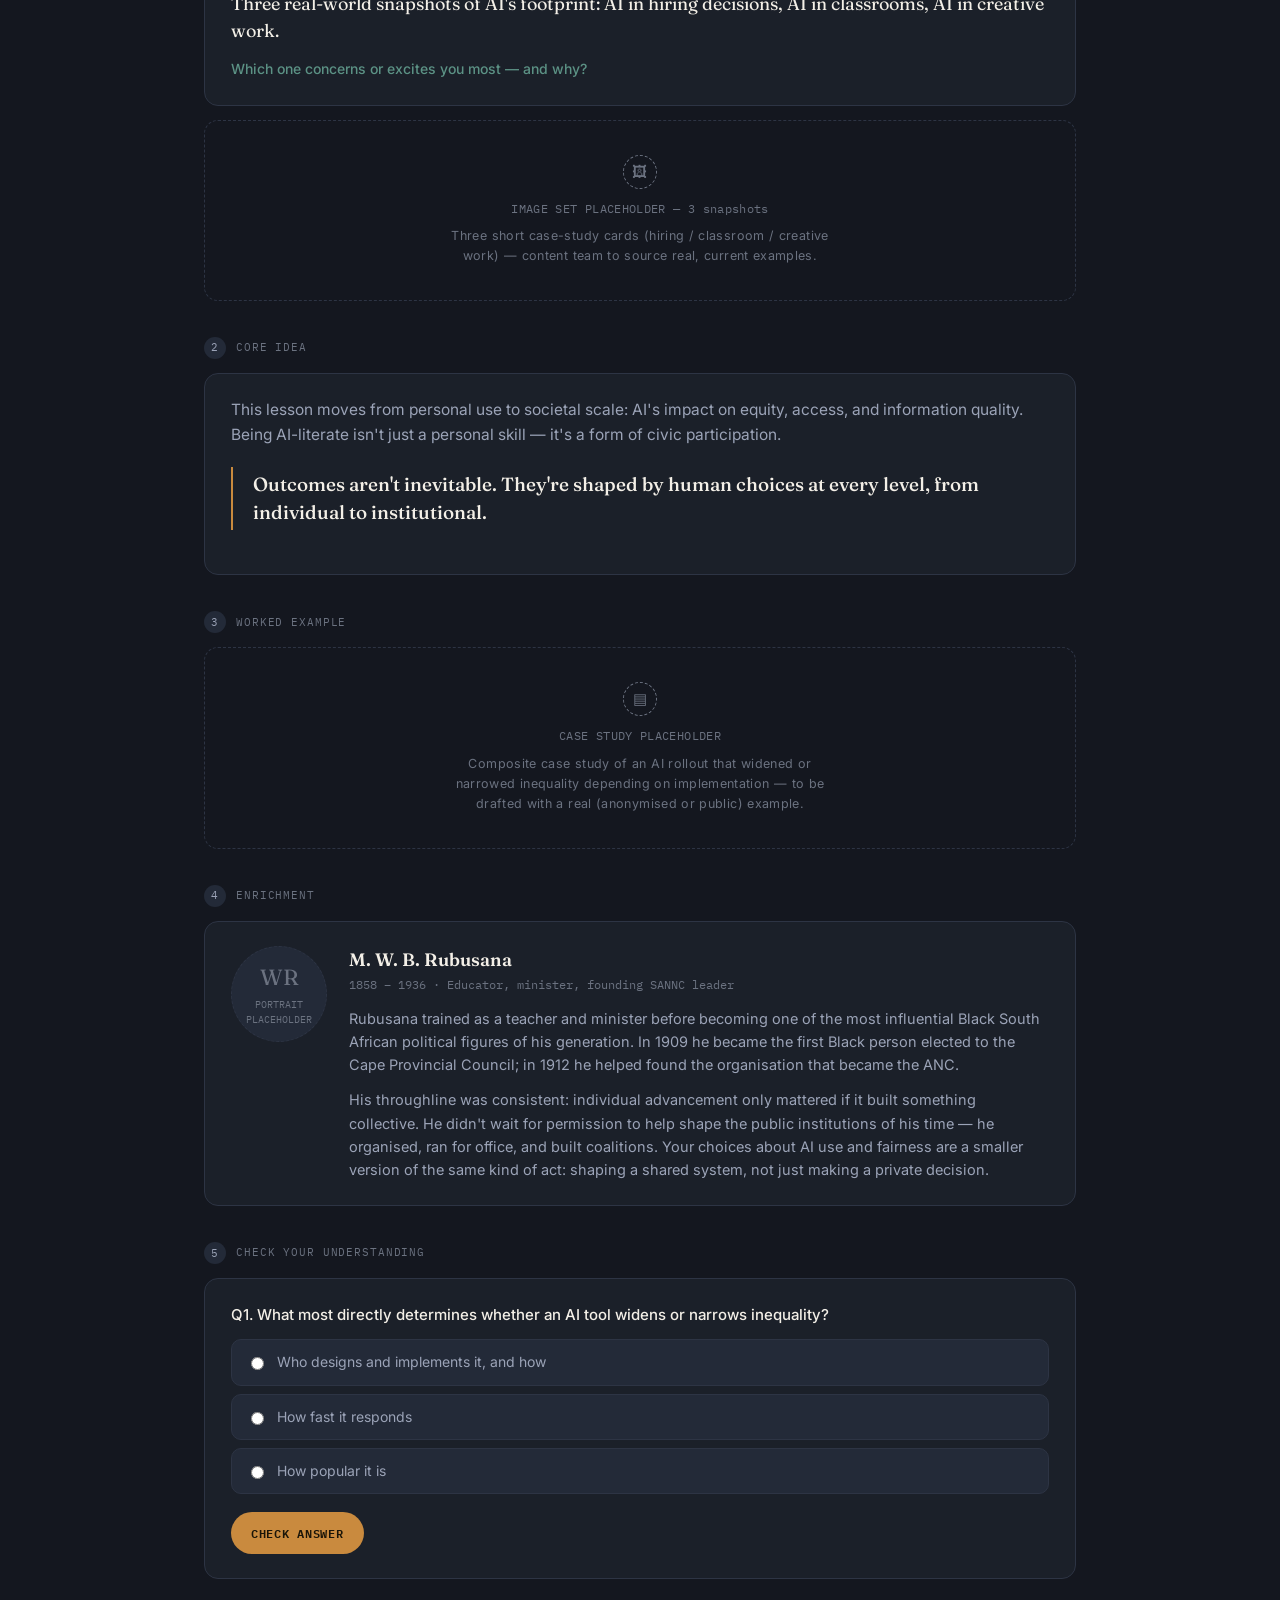
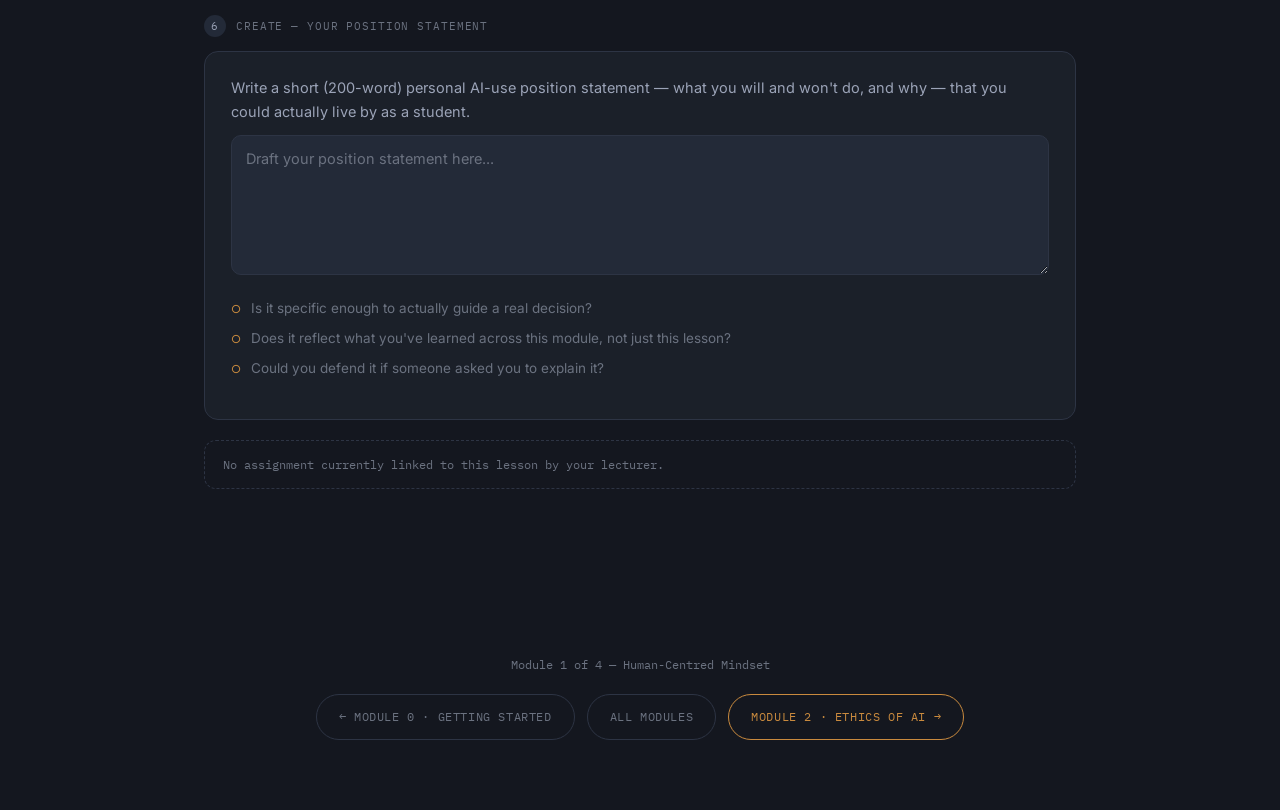
<file: module-1.html>
<!DOCTYPE html>
<html lang="en">
<head>
<meta charset="UTF-8">
<meta name="viewport" content="width=device-width, initial-scale=1.0">
<title>Module 1 · Human-Centred Mindset</title>
<link rel="preconnect" href="https://fonts.googleapis.com">
<link rel="preconnect" href="https://fonts.gstatic.com" crossorigin>
<link href="https://fonts.googleapis.com/css2?family=Fraunces:opsz,wght@9..144,400;9..144,500;9..144,600;9..144,700&family=Inter:wght@400;500;600;700&family=IBM+Plex+Mono:wght@400;500&display=swap" rel="stylesheet">
<link rel="stylesheet" href="assets/css/course.css">
</head>
<body>

<div class="topbar">
  <div class="topbar-inner">
    <a class="brand" href="index.html">AI Literacy · Student Course</a>
    <div class="module-pills">
      <a class="pill " href="module-0.html">0</a>
      <span class="pill active ">1 · Human-Centred</span>
      <a class="pill " href="module-2.html">2</a>
      <a class="pill " href="module-3.html">3</a>
      <a class="pill elective" href="module-4.html">4</a>
    </div>
    <div class="demo-toggle">
      Lecturer assignment preview
      <button class="switch" id="demoSwitch" aria-pressed="false" aria-label="Preview lecturer-linked assignments"></button>
    </div>
  </div>
</div>

<div class="wrap">
  <section class="hero">
    <div class="eyebrow">Module 1 of 4 · Core</div>
    <h1 class="title">Human-Centred Mindset</h1>
    <p class="lede">Before you use AI for anything else in this course, this module asks the more basic question: when you work with AI, whose thinking is actually doing the work — and who's responsible for what it produces?</p>
    <div class="meta-row">
      <span><span class="dot"></span>3 lessons</span>
      <span><span class="dot"></span>~40 minutes total</span>
      <span><span class="dot"></span>Self-paced</span>
      <span><span class="dot"></span>Not credit-bearing</span>
    </div>

    <div class="path">
      <div class="path-node reached">
        <div class="path-dot"></div>
        <div class="path-level">Understand</div>
        <div class="path-label">1.1 Human Agency</div>
      </div>
      <div class="path-line filled"></div>
      <div class="path-node current">
        <div class="path-dot"></div>
        <div class="path-level">Apply</div>
        <div class="path-label">1.2 Human Accountability</div>
      </div>
      <div class="path-line"></div>
      <div class="path-node">
        <div class="path-dot"></div>
        <div class="path-level">Create</div>
        <div class="path-label">1.3 Citizenship</div>
      </div>
    </div>
  </section>
</div>

<nav class="lesson-nav" id="lessonNav">
  <a href="#lesson-1-1" data-target="lesson-1-1" class="active">1.1 Agency</a>
  <a href="#lesson-1-2" data-target="lesson-1-2">1.2 Accountability</a>
  <a href="#lesson-1-3" data-target="lesson-1-3">1.3 Citizenship</a>
</nav>

<div class="wrap">

  <!-- ============ LESSON 1.1 ============ -->
  <section class="lesson" id="lesson-1-1">
    <div class="lesson-head">
      <span class="lesson-tag">Understand</span>
      <h2 class="lesson-title">1.1 — Human Agency</h2>
      <p class="lesson-outcome"><b>By the end of this lesson:</b> you can explain why AI is human-led, and why your own judgement has to stay central to any AI-assisted work.</p>
    </div>

    <div class="step">
      <div class="step-label"><span class="num">1</span>Hook</div>
      <div class="card">
        <p class="hook-scenario">A student types a question into a chatbot and pastes the answer straight into an assignment.</p>
        <p class="hook-prompt">Whose thinking is in that answer — theirs, or the AI's? Jot your gut answer before you carry on.</p>
        <textarea class="hook-input" placeholder="Type a quick, honest answer — this isn't graded."></textarea>
      </div>
    </div>

    <div class="step">
      <div class="step-label"><span class="num">2</span>Core idea</div>
      <div class="card core-text">
        <p>AI systems are built by people, trained on data chosen by people, and every output reflects human decisions made upstream — what data was used, what the model was optimised for, what guardrails were set.</p>
        <div class="pull">AI doesn't have goals of its own — it reflects the goals of the humans who built it and the humans who use it. That means the responsibility for how it's used never leaves your hands.</div>
        <p><b style="color:var(--text)">Human agency</b> is your capacity to think, decide, and take responsibility for outcomes — something no tool can do for you.</p>
      </div>
      <div class="placeholder" style="margin-top:14px;">
        <div class="ph-icon">▶</div>
        VIDEO PLACEHOLDER — 90-second explainer
        <div class="ph-note">Short animated walkthrough of "who's actually deciding" — to be produced by media team.</div>
      </div>
    </div>

    <div class="step">
      <div class="step-label"><span class="num">3</span>Worked example</div>
      <div class="compare">
        <div class="compare-card bad">
          <span class="compare-tag">Agency handed away</span>
          <p>A student uses AI to generate a full essay and submits it unchanged. The thinking, structure, and conclusions all belong to the tool.</p>
        </div>
        <div class="compare-card good">
          <span class="compare-tag">Agency preserved</span>
          <p>A student uses AI to stress-test their own argument, then rewrites the essay in their own words. The tool challenged their thinking — it didn't replace it.</p>
        </div>
      </div>
    </div>

    <div class="step">
      <div class="step-label"><span class="num">4</span>Enrichment</div>
      <div class="card">
        <div class="enrich">
          <div class="portrait-ph">
            <div class="initials">SB</div>
            PORTRAIT<br>PLACEHOLDER
          </div>
          <div>
            <p class="enrich-name">Steve Biko</p>
            <span class="enrich-dates">1946 – 1977 · Founder, Black Consciousness Movement</span>
            <div class="enrich-body">
              <p>Biko was a medical student who became the founder of South Africa's Black Consciousness Movement. His central argument: before you can change your circumstances, you have to reclaim your own mind. He believed the deepest damage of oppression wasn't physical — it was psychological.</p>
              <div class="enrich-quote">"The most potent weapon in the hands of the oppressor is the mind of the oppressed."</div>
              <p>That idea translates directly here. Human agency isn't just having the freedom to think for yourself — it's actively using that freedom, especially when it would be easier to let something else do your thinking for you.</p>
            </div>
          </div>
        </div>
      </div>
    </div>

    <div class="step">
      <div class="step-label"><span class="num">5</span>Check your understanding</div>
      <div class="card">
        <div class="quiz-q" data-answer="b">
          <div class="quiz-q-text">Q1. Which of these best describes "human agency" in AI use?</div>
          <div class="quiz-opts">
            <label class="quiz-opt"><input type="radio" name="q1-1" value="a">Letting the AI decide the best outcome for you</label>
            <label class="quiz-opt"><input type="radio" name="q1-1" value="b">Your capacity to think, decide, and take responsibility for outcomes</label>
            <label class="quiz-opt"><input type="radio" name="q1-1" value="c">Avoiding AI tools altogether</label>
          </div>
          <div class="quiz-feedback"></div>
        </div>
        <div class="quiz-q" data-answer="false">
          <div class="quiz-q-text">Q2. True or false: AI systems have their own independent goals.</div>
          <div class="quiz-opts">
            <label class="quiz-opt"><input type="radio" name="q1-2" value="true">True</label>
            <label class="quiz-opt"><input type="radio" name="q1-2" value="false">False</label>
          </div>
          <div class="quiz-feedback"></div>
        </div>
        <button class="btn" data-check-quiz>Check answers</button>
      </div>
    </div>

    <div class="step">
      <div class="step-label"><span class="num">6</span>Reflect</div>
      <div class="card">
        <p style="margin:0 0 12px;font-size:14.5px;color:var(--text-muted);">Think of a time you used (or considered using) AI for university work. Where did that sit — closer to "agency handed away" or "agency preserved"? What would you do differently now?</p>
        <textarea class="reflect-textarea" placeholder="Write a few sentences — this is for you, not graded."></textarea>
        <ul class="criteria">
          <li>Did I identify a real or plausible example?</li>
          <li>Did I name specifically what preserved or reduced my own thinking?</li>
          <li>Did I identify one concrete change for next time?</li>
        </ul>
      </div>

      <div class="assignment-banner">
        <div class="assignment-icon">✓</div>
        <div>
          <strong>Your lecturer has linked an assignment to this lesson</strong>
          <p>PSY 201 — Submit a 150-word reflection identifying where your own judgement was preserved in a recent AI-assisted task. Due 3 Aug.</p>
        </div>
      </div>
      <div class="no-assignment">No assignment currently linked to this lesson by your lecturer.</div>
    </div>
  </section>

  <!-- ============ LESSON 1.2 ============ -->
  <section class="lesson" id="lesson-1-2">
    <div class="lesson-head">
      <span class="lesson-tag">Apply</span>
      <h2 class="lesson-title">1.2 — Human Accountability</h2>
      <p class="lesson-outcome"><b>By the end of this lesson:</b> you can identify who is accountable when AI is used to support academic work, and act accordingly.</p>
    </div>

    <div class="step">
      <div class="step-label"><span class="num">1</span>Hook</div>
      <div class="card">
        <p class="hook-scenario">You used an AI tool to help write a lab report. It quietly invented a statistic that turned out to be wrong — and you didn't catch it before submitting.</p>
        <p class="hook-prompt">Who's accountable? Pick your gut answer before continuing.</p>
        <div class="quiz-opts" style="margin-top:14px;">
          <label class="quiz-opt"><input type="radio" name="hook-1-2" disabled>The AI company</label>
          <label class="quiz-opt"><input type="radio" name="hook-1-2" disabled>The tool itself</label>
          <label class="quiz-opt"><input type="radio" name="hook-1-2" disabled>You</label>
          <label class="quiz-opt"><input type="radio" name="hook-1-2" disabled>Your lecturer</label>
        </div>
      </div>
    </div>

    <div class="step">
      <div class="step-label"><span class="num">2</span>Core idea</div>
      <div class="card core-text">
        <p>AI tools can produce plausible-sounding errors — often called "hallucinations." The person who submits the work is accountable for its accuracy, regardless of what produced it.</p>
        <div class="pull">Disclose AI use where it's expected. Verify anything AI produces before you rely on it. The tool doesn't carry the consequences of being wrong — you do.</div>
      </div>
    </div>

    <div class="step">
      <div class="step-label"><span class="num">3</span>Worked example</div>
      <div class="card core-text">
        <p><b style="color:var(--text)">Back to the hook:</b> accountability sits with the student, not the tool. Here's what the "accountable" version of that scenario looks like — the student fact-checks the statistic before submitting, catches the error, corrects it, and discloses that AI was used in drafting.</p>
      </div>
      <div class="placeholder" style="margin-top:14px;">
        <div class="ph-icon">▤</div>
        ANNOTATED EXAMPLE PLACEHOLDER
        <div class="ph-note">Side-by-side annotated lab report excerpt — before/after verification — to be sourced from a real (anonymised) discipline example.</div>
      </div>
    </div>

    <div class="step">
      <div class="step-label"><span class="num">4</span>Enrichment</div>
      <div class="card">
        <div class="enrich">
          <div class="portrait-ph">
            <div class="initials">JJ</div>
            PORTRAIT<br>PLACEHOLDER
          </div>
          <div>
            <p class="enrich-name">John Tengo Jabavu</p>
            <span class="enrich-dates">1859 – 1921 · Founder, Imvo Zabantsundu</span>
            <div class="enrich-body">
              <p>Jabavu founded <em>Imvo Zabantsundu</em> ("Black Opinion") in 1884 — the first newspaper in South Africa owned and edited by a Black South African. He was 24. Everything he published carried his name and had to withstand public scrutiny, sometimes from the Cape Parliament itself.</p>
              <p>That's accountability in its most literal form: standing behind what you put into the world, in public, by name. When an AI tool generates a fact or a claim and you submit it, your name is on it now — the same way Jabavu's name was on every line he printed.</p>
            </div>
          </div>
        </div>
      </div>
    </div>

    <div class="step">
      <div class="step-label"><span class="num">5</span>Check your understanding</div>
      <div class="card">
        <div class="quiz-q" data-answer="you">
          <div class="quiz-q-text">Q1. Revisiting the hook — who is accountable for the invented statistic?</div>
          <div class="quiz-opts">
            <label class="quiz-opt"><input type="radio" name="q2-1" value="company">The AI company</label>
            <label class="quiz-opt"><input type="radio" name="q2-1" value="you">You, the student who submitted it</label>
            <label class="quiz-opt"><input type="radio" name="q2-1" value="lecturer">Your lecturer, for not warning you</label>
          </div>
          <div class="quiz-feedback"></div>
        </div>
        <div class="quiz-q" data-answer="blame">
          <div class="quiz-q-text">Q2. Which of these is NOT part of responsible AI-assisted work?</div>
          <div class="quiz-opts">
            <label class="quiz-opt"><input type="radio" name="q2-2" value="verify">Verifying facts before submitting</label>
            <label class="quiz-opt"><input type="radio" name="q2-2" value="disclose">Disclosing that AI was used</label>
            <label class="quiz-opt"><input type="radio" name="q2-2" value="blame">Blaming the AI tool if something's wrong</label>
          </div>
          <div class="quiz-feedback"></div>
        </div>
        <button class="btn" data-check-quiz>Check answers</button>
      </div>
    </div>

    <div class="step">
      <div class="step-label"><span class="num">6</span>Reflect</div>
      <div class="card">
        <p style="margin:0 0 12px;font-size:14.5px;color:var(--text-muted);">Describe one thing you'll now do differently before submitting AI-assisted work, and why.</p>
        <textarea class="reflect-textarea" placeholder="Write a few sentences — this is for you, not graded."></textarea>
      </div>
      <div class="assignment-banner">
        <div class="assignment-icon">✓</div>
        <div>
          <strong>Your lecturer has linked an assignment to this lesson</strong>
          <p>PSY 201 — Attach a short verification note to your next AI-assisted submission, listing what you checked and corrected.</p>
        </div>
      </div>
      <div class="no-assignment">No assignment currently linked to this lesson by your lecturer.</div>
    </div>
  </section>

  <!-- ============ LESSON 1.3 ============ -->
  <section class="lesson" id="lesson-1-3">
    <div class="lesson-head">
      <span class="lesson-tag">Create</span>
      <h2 class="lesson-title">1.3 — Citizenship in the Era of AI</h2>
      <p class="lesson-outcome"><b>By the end of this lesson:</b> you can evaluate AI's role in society and articulate a personal position on responsible participation.</p>
    </div>

    <div class="step">
      <div class="step-label"><span class="num">1</span>Hook</div>
      <div class="card">
        <p class="hook-scenario">Three real-world snapshots of AI's footprint: AI in hiring decisions, AI in classrooms, AI in creative work.</p>
        <p class="hook-prompt">Which one concerns or excites you most — and why?</p>
      </div>
      <div class="placeholder" style="margin-top:14px;">
        <div class="ph-icon">🖼</div>
        IMAGE SET PLACEHOLDER — 3 snapshots
        <div class="ph-note">Three short case-study cards (hiring / classroom / creative work) — content team to source real, current examples.</div>
      </div>
    </div>

    <div class="step">
      <div class="step-label"><span class="num">2</span>Core idea</div>
      <div class="card core-text">
        <p>This lesson moves from personal use to societal scale: AI's impact on equity, access, and information quality. Being AI-literate isn't just a personal skill — it's a form of civic participation.</p>
        <div class="pull">Outcomes aren't inevitable. They're shaped by human choices at every level, from individual to institutional.</div>
      </div>
    </div>

    <div class="step">
      <div class="step-label"><span class="num">3</span>Worked example</div>
      <div class="placeholder">
        <div class="ph-icon">▤</div>
        CASE STUDY PLACEHOLDER
        <div class="ph-note">Composite case study of an AI rollout that widened or narrowed inequality depending on implementation — to be drafted with a real (anonymised or public) example.</div>
      </div>
    </div>

    <div class="step">
      <div class="step-label"><span class="num">4</span>Enrichment</div>
      <div class="card">
        <div class="enrich">
          <div class="portrait-ph">
            <div class="initials">WR</div>
            PORTRAIT<br>PLACEHOLDER
          </div>
          <div>
            <p class="enrich-name">M. W. B. Rubusana</p>
            <span class="enrich-dates">1858 – 1936 · Educator, minister, founding SANNC leader</span>
            <div class="enrich-body">
              <p>Rubusana trained as a teacher and minister before becoming one of the most influential Black South African political figures of his generation. In 1909 he became the first Black person elected to the Cape Provincial Council; in 1912 he helped found the organisation that became the ANC.</p>
              <p>His throughline was consistent: individual advancement only mattered if it built something collective. He didn't wait for permission to help shape the public institutions of his time — he organised, ran for office, and built coalitions. Your choices about AI use and fairness are a smaller version of the same kind of act: shaping a shared system, not just making a private decision.</p>
            </div>
          </div>
        </div>
      </div>
    </div>

    <div class="step">
      <div class="step-label"><span class="num">5</span>Check your understanding</div>
      <div class="card">
        <div class="quiz-q" data-answer="design">
          <div class="quiz-q-text">Q1. What most directly determines whether an AI tool widens or narrows inequality?</div>
          <div class="quiz-opts">
            <label class="quiz-opt"><input type="radio" name="q3-1" value="design">Who designs and implements it, and how</label>
            <label class="quiz-opt"><input type="radio" name="q3-1" value="speed">How fast it responds</label>
            <label class="quiz-opt"><input type="radio" name="q3-1" value="popular">How popular it is</label>
          </div>
          <div class="quiz-feedback"></div>
        </div>
        <button class="btn" data-check-quiz>Check answer</button>
      </div>
    </div>

    <div class="step">
      <div class="step-label"><span class="num">6</span>Create — your position statement</div>
      <div class="card">
        <p style="margin:0 0 12px;font-size:14.5px;color:var(--text-muted);">Write a short (200-word) personal AI-use position statement — what you will and won't do, and why — that you could actually live by as a student.</p>
        <textarea class="reflect-textarea" style="min-height:140px;" placeholder="Draft your position statement here..."></textarea>
        <ul class="criteria">
          <li>Is it specific enough to actually guide a real decision?</li>
          <li>Does it reflect what you've learned across this module, not just this lesson?</li>
          <li>Could you defend it if someone asked you to explain it?</li>
        </ul>
      </div>
      <div class="assignment-banner">
        <div class="assignment-icon">✓</div>
        <div>
          <strong>Your lecturer has linked an assignment to this lesson</strong>
          <p>PSY 201 — Submit your personal AI-use position statement. You may be asked to revisit and revise it later in the course.</p>
        </div>
      </div>
      <div class="no-assignment">No assignment currently linked to this lesson by your lecturer.</div>
    </div>
  </section>

  <footer>
    <p>Module 1 of 4 — Human-Centred Mindset</p>
    <div class="pager">
      <a href="module-0.html">← Module 0 · Getting Started</a>
      <a href="index.html">All modules</a>
      <a class="next" href="module-2.html">Module 2 · Ethics of AI →</a>
    </div>
  </footer>

</div>

<script src="assets/js/course.js"></script>

</body>
</html>
</file>
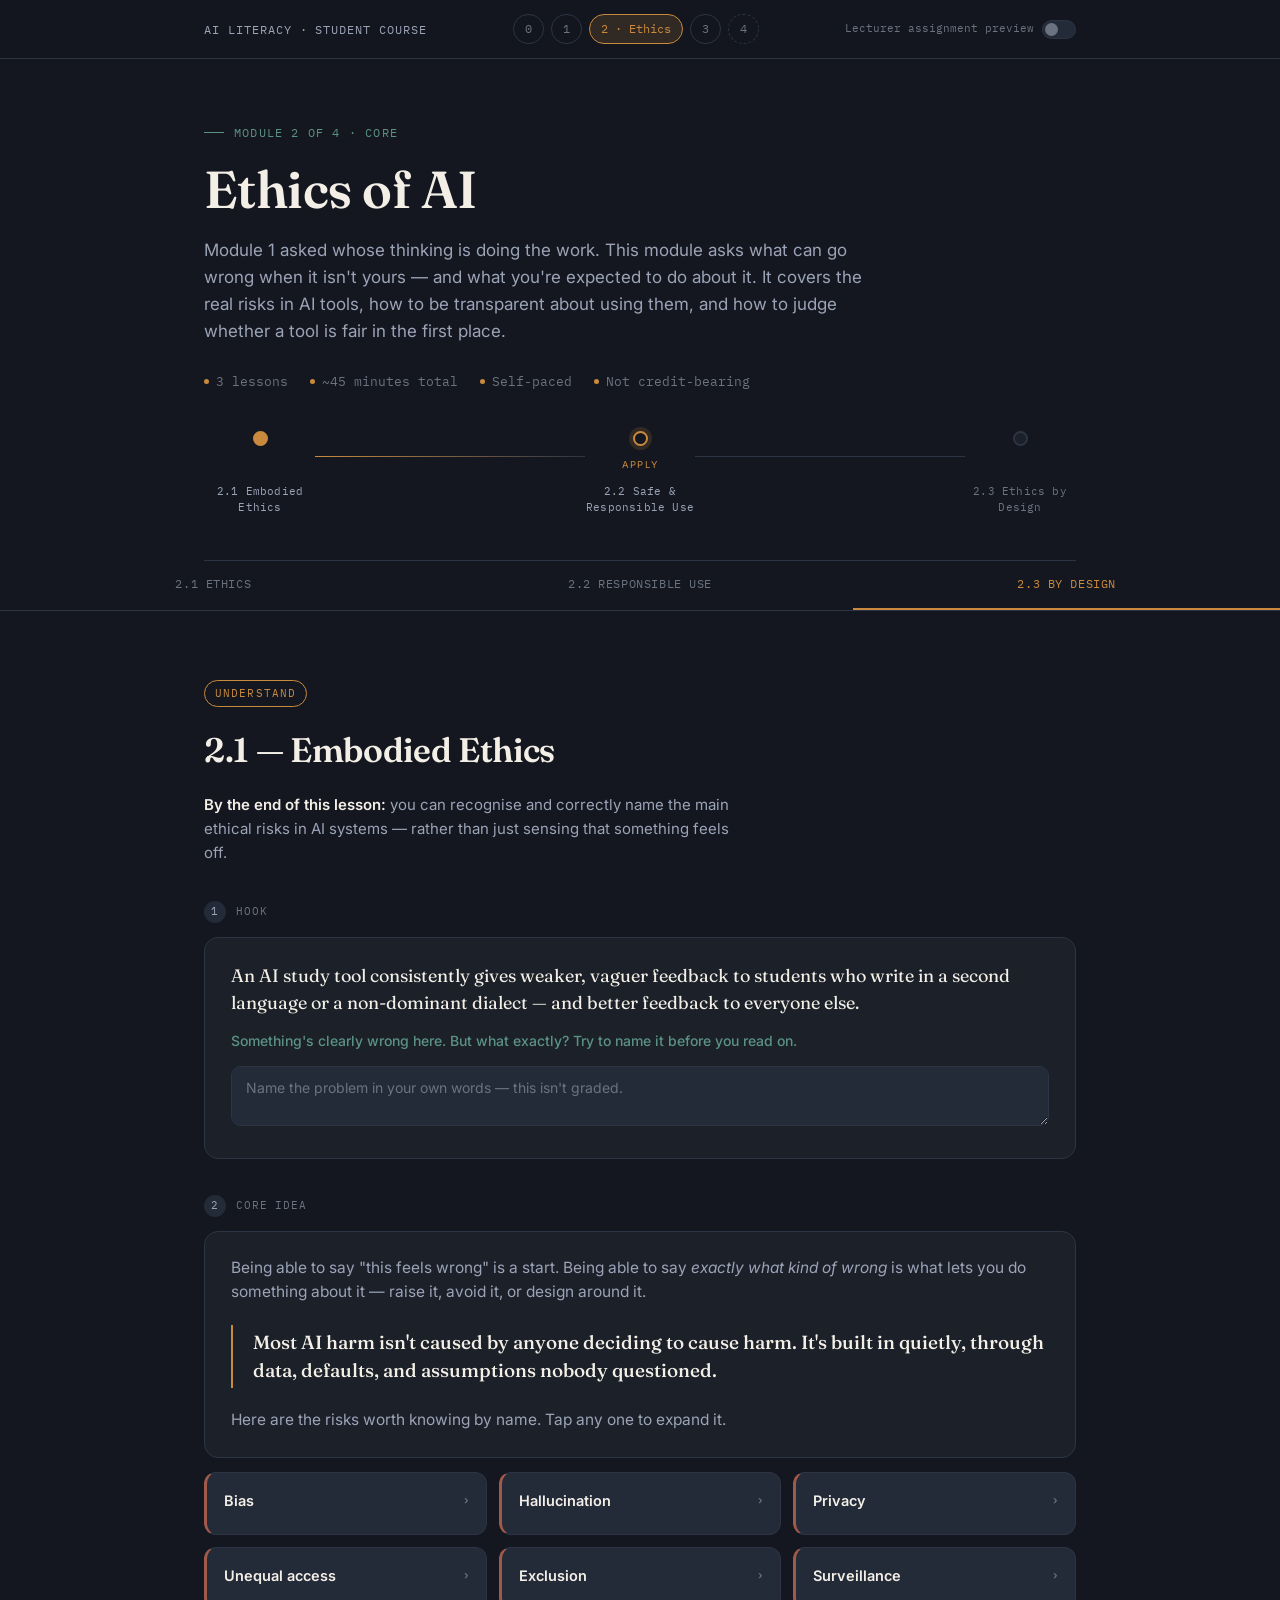
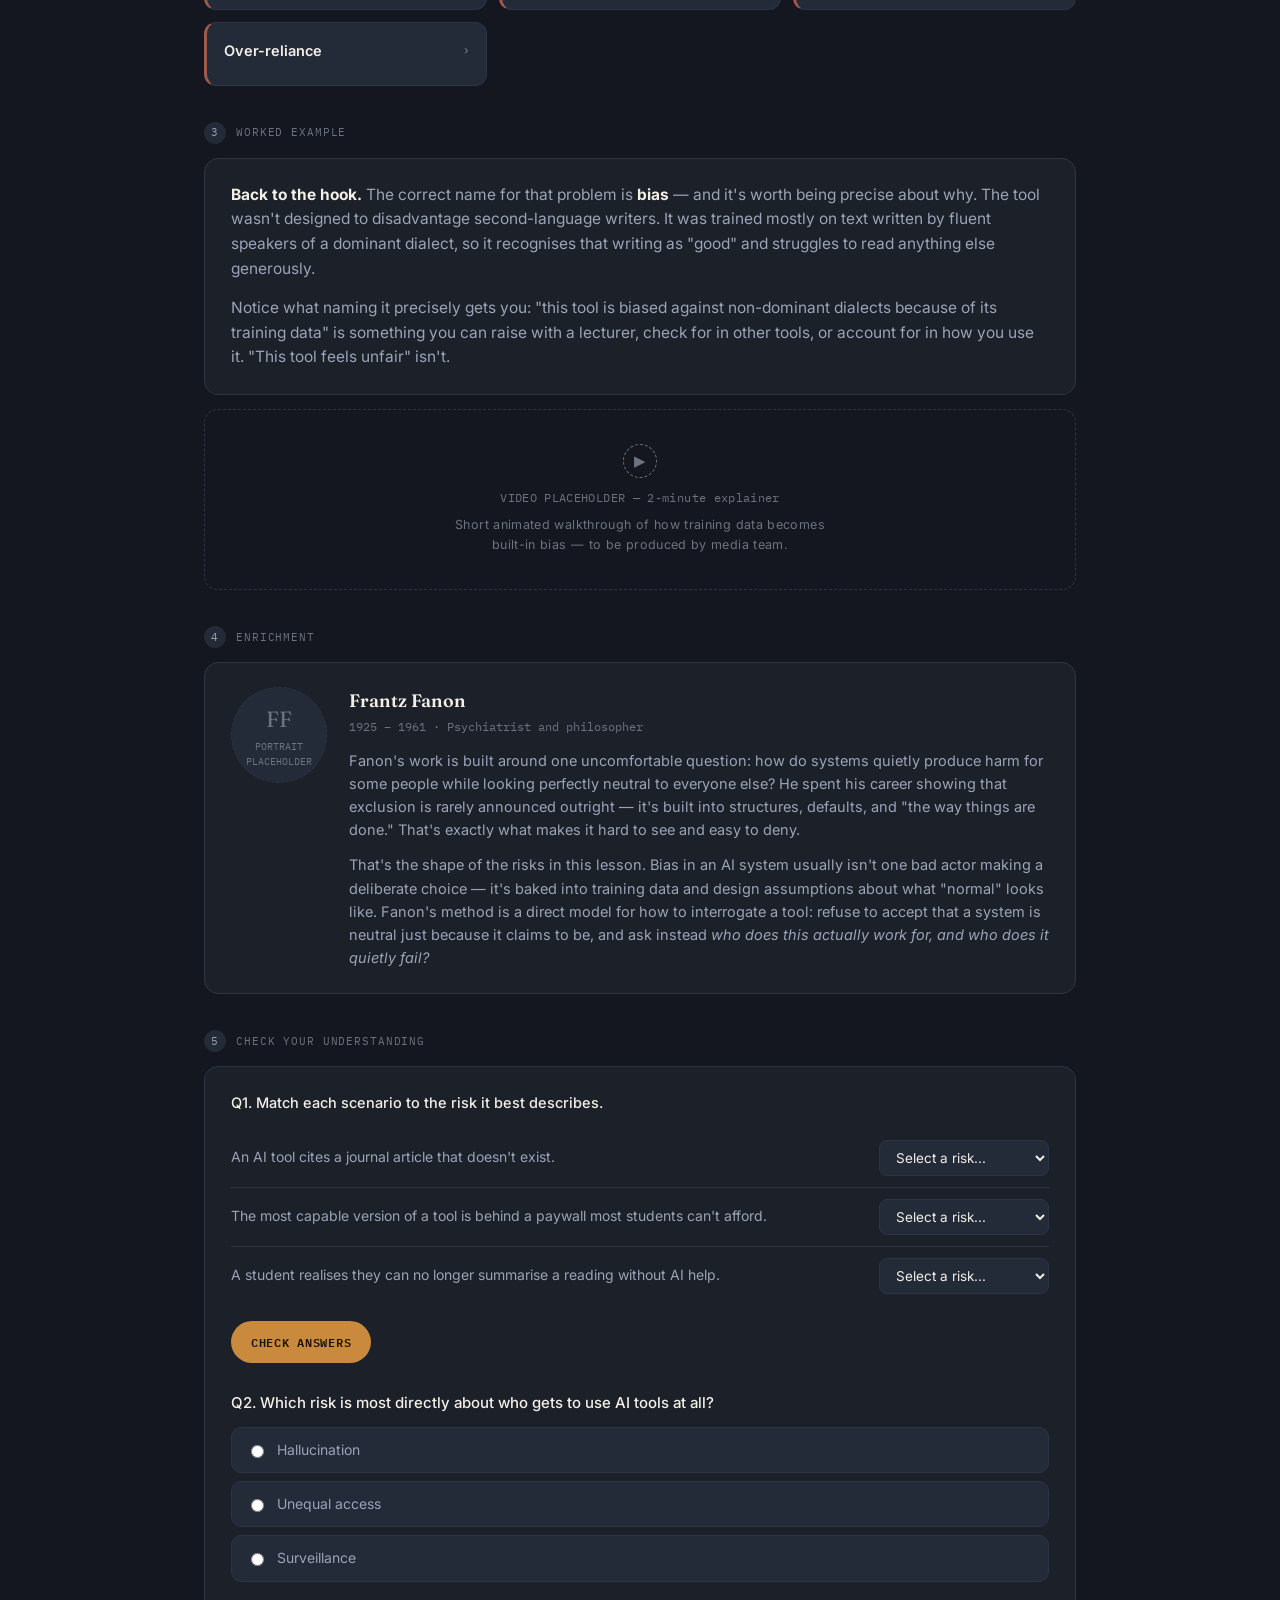
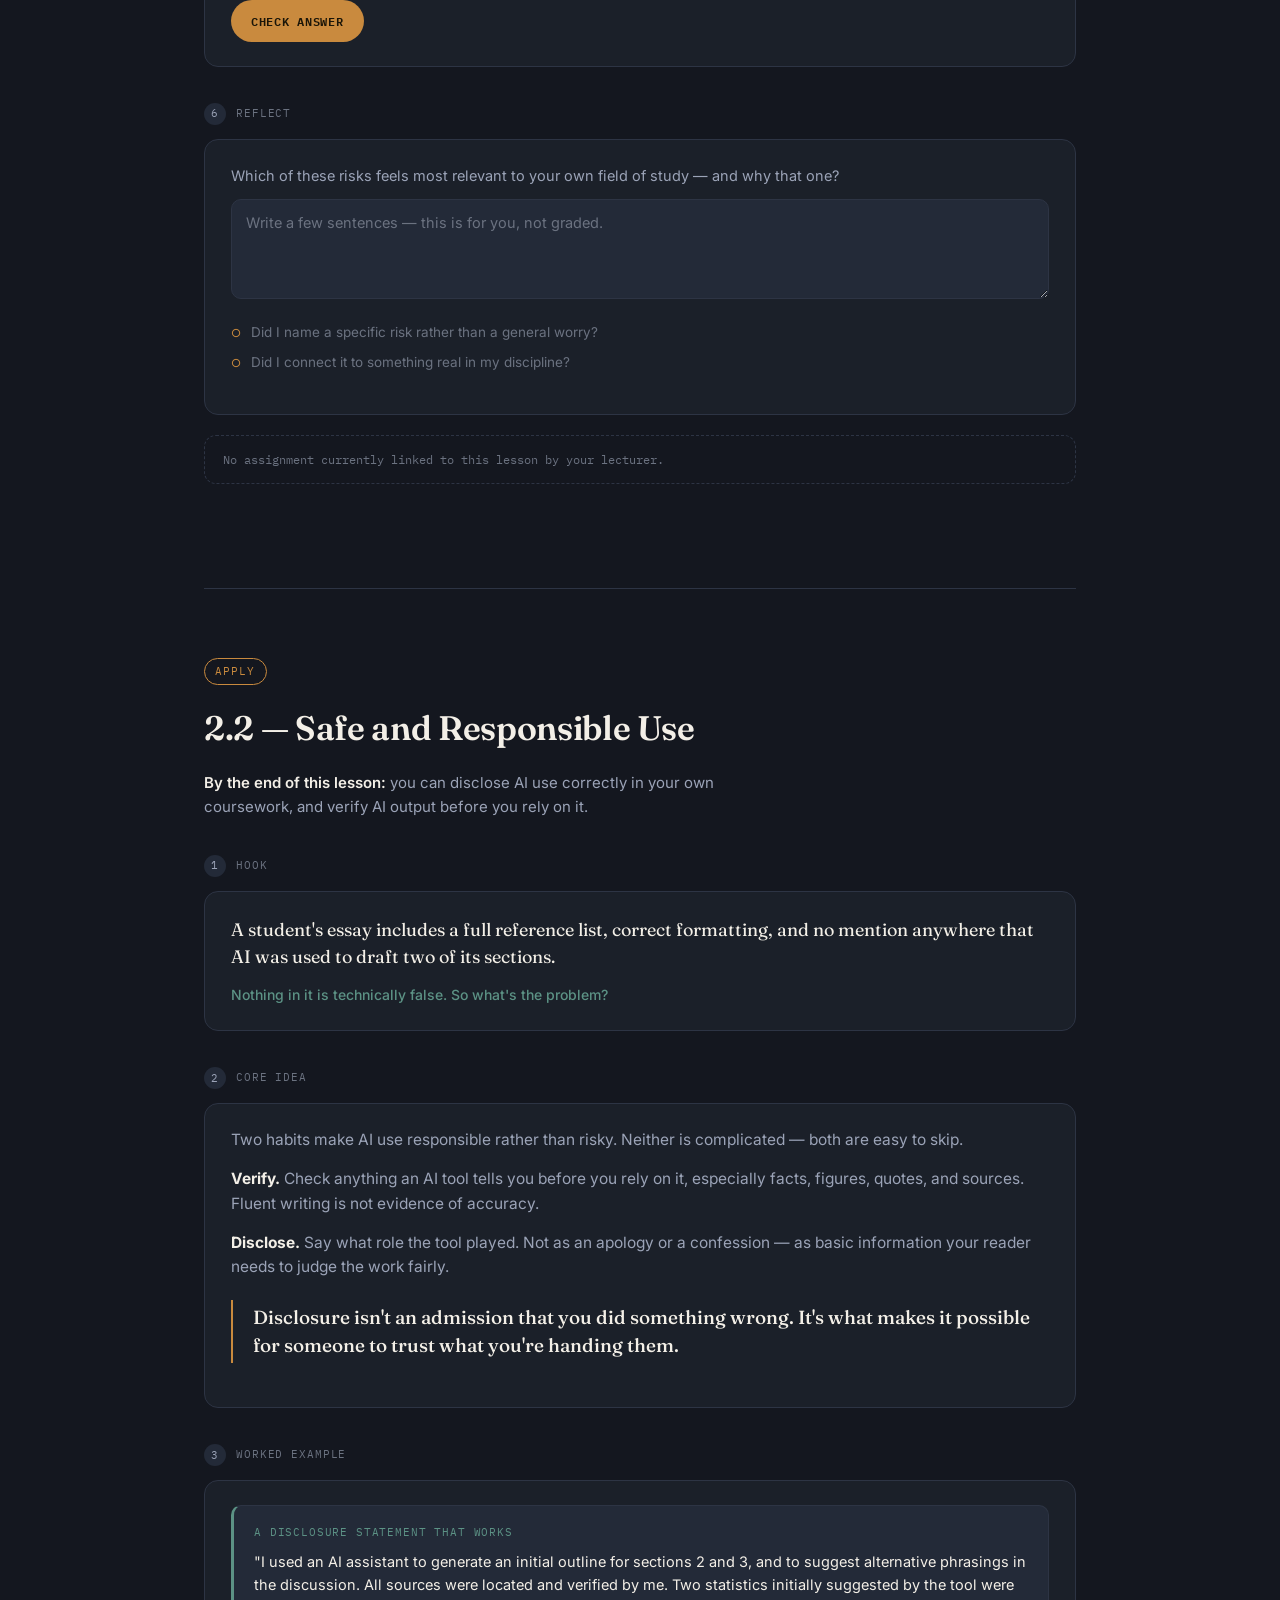
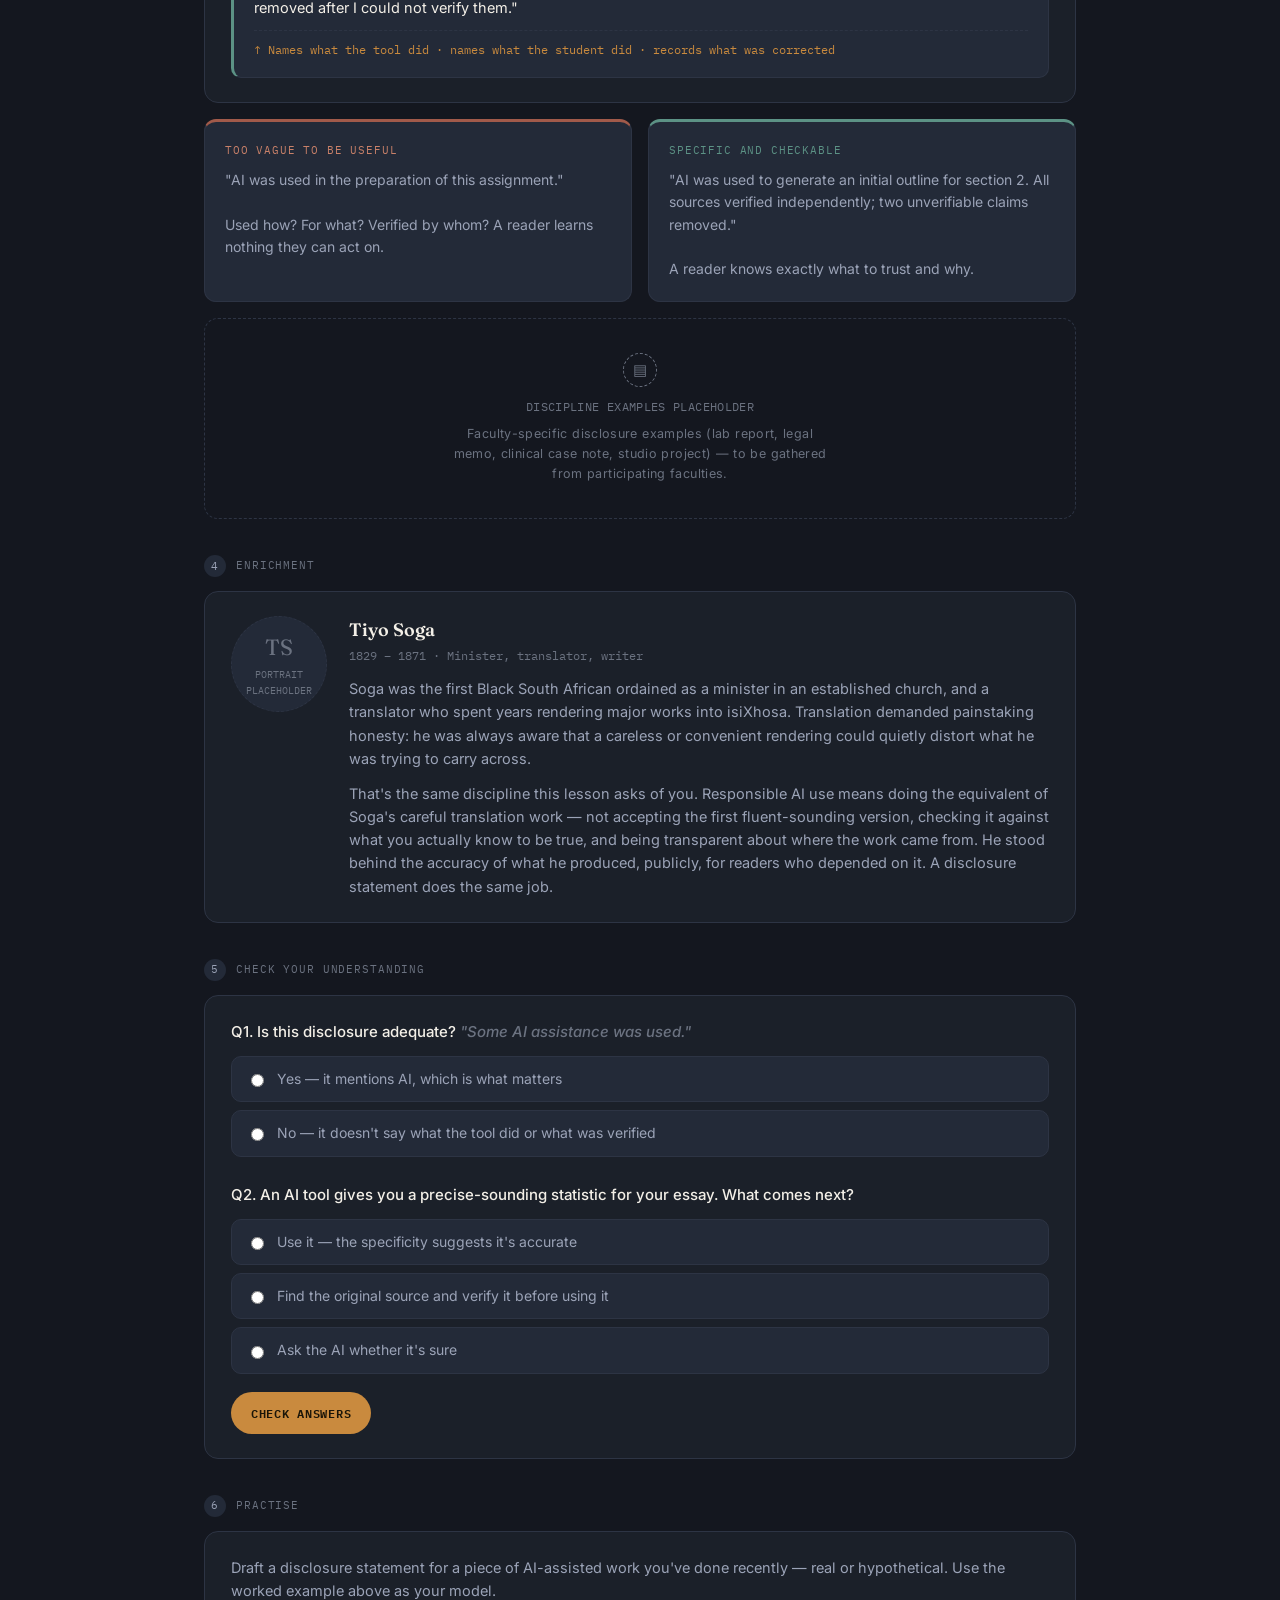
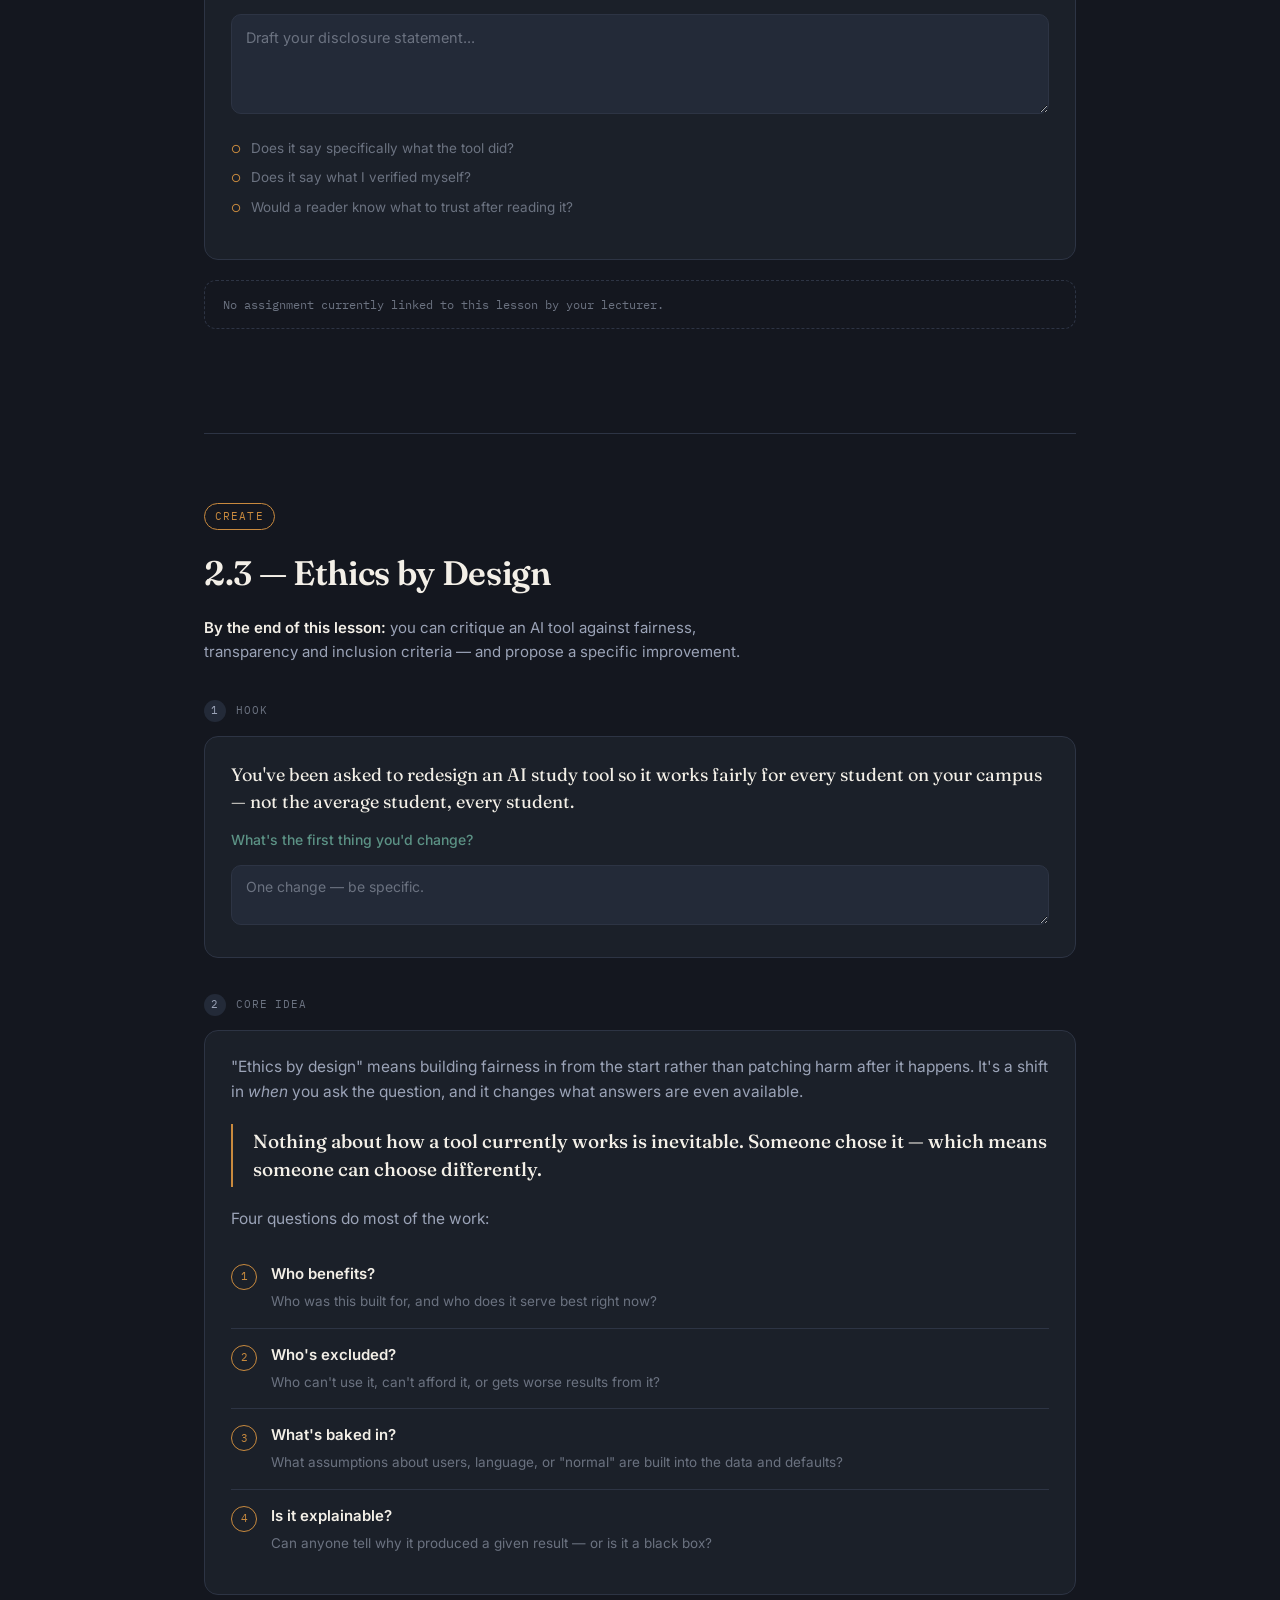
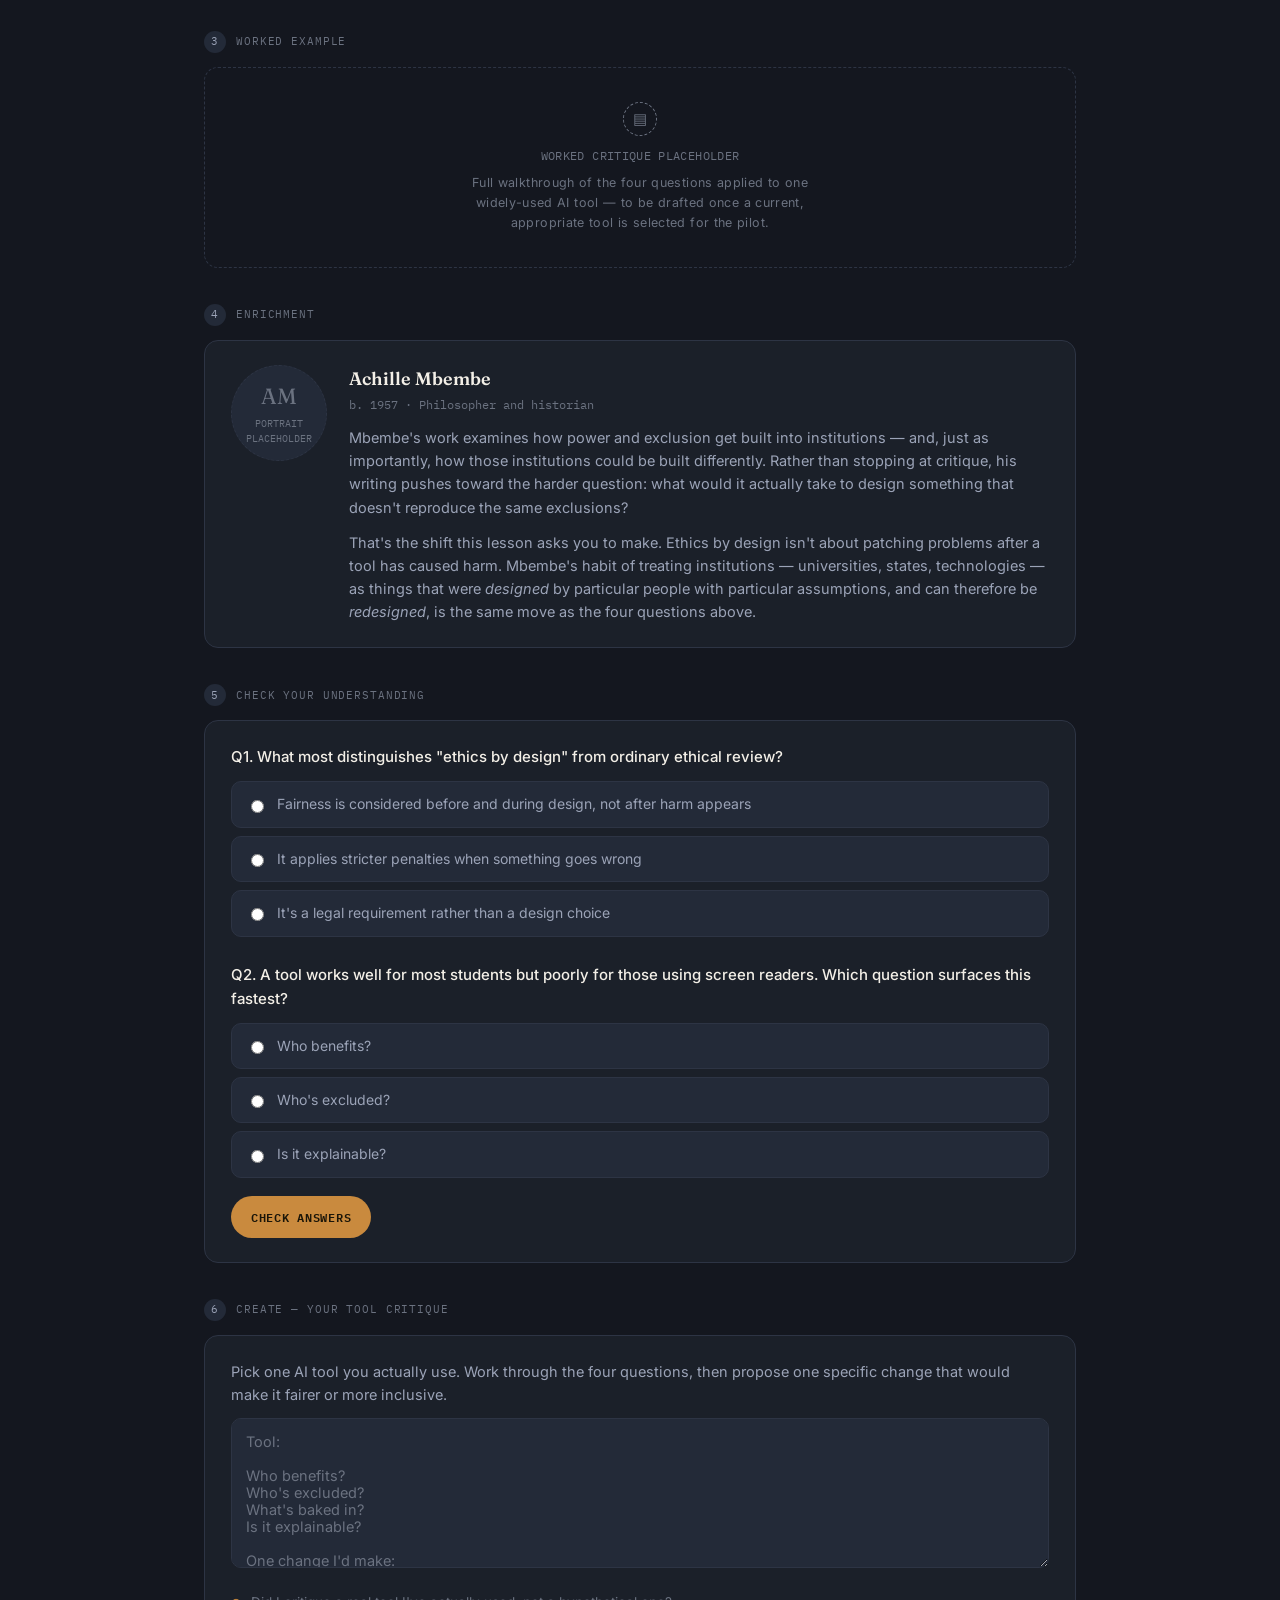
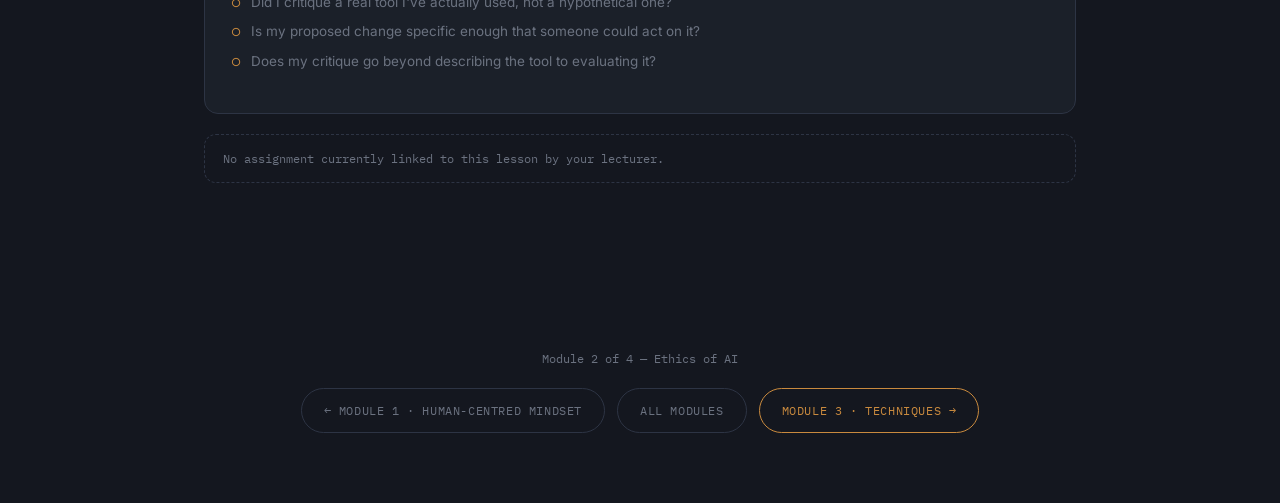
<file: module-2.html>
<!DOCTYPE html>
<html lang="en">
<head>
<meta charset="UTF-8">
<meta name="viewport" content="width=device-width, initial-scale=1.0">
<title>Module 2 · Ethics of AI</title>
<link rel="preconnect" href="https://fonts.googleapis.com">
<link rel="preconnect" href="https://fonts.gstatic.com" crossorigin>
<link href="https://fonts.googleapis.com/css2?family=Fraunces:opsz,wght@9..144,400;9..144,500;9..144,600;9..144,700&family=Inter:wght@400;500;600;700&family=IBM+Plex+Mono:wght@400;500&display=swap" rel="stylesheet">
<link rel="stylesheet" href="assets/css/course.css">
</head>
<body>

<div class="topbar">
  <div class="topbar-inner">
    <a class="brand" href="index.html">AI Literacy · Student Course</a>
    <div class="module-pills">
      <a class="pill " href="module-0.html">0</a>
      <a class="pill " href="module-1.html">1</a>
      <span class="pill active ">2 · Ethics</span>
      <a class="pill " href="module-3.html">3</a>
      <a class="pill elective" href="module-4.html">4</a>
    </div>
    <div class="demo-toggle">
      Lecturer assignment preview
      <button class="switch" id="demoSwitch" aria-pressed="false" aria-label="Preview lecturer-linked assignments"></button>
    </div>
  </div>
</div>

<div class="wrap">
  <section class="hero">
    <div class="eyebrow">Module 2 of 4 · Core</div>
    <h1 class="title">Ethics of AI</h1>
    <p class="lede">Module 1 asked whose thinking is doing the work. This module asks what can go wrong when it isn't yours — and what you're expected to do about it. It covers the real risks in AI tools, how to be transparent about using them, and how to judge whether a tool is fair in the first place.</p>
    <div class="meta-row">
      <span><span class="dot"></span>3 lessons</span>
      <span><span class="dot"></span>~45 minutes total</span>
      <span><span class="dot"></span>Self-paced</span>
      <span><span class="dot"></span>Not credit-bearing</span>
    </div>

    <div class="path">
      <div class="path-node reached">
        <div class="path-dot"></div>
        <div class="path-level">Understand</div>
        <div class="path-label">2.1 Embodied Ethics</div>
      </div>
      <div class="path-line filled"></div>
      <div class="path-node current">
        <div class="path-dot"></div>
        <div class="path-level">Apply</div>
        <div class="path-label">2.2 Safe &amp; Responsible Use</div>
      </div>
      <div class="path-line"></div>
      <div class="path-node">
        <div class="path-dot"></div>
        <div class="path-level">Create</div>
        <div class="path-label">2.3 Ethics by Design</div>
      </div>
    </div>
  </section>
</div>

<nav class="lesson-nav" id="lessonNav">
  <a href="#lesson-2-1" data-target="lesson-2-1" class="active">2.1 Ethics</a>
  <a href="#lesson-2-2" data-target="lesson-2-2">2.2 Responsible Use</a>
  <a href="#lesson-2-3" data-target="lesson-2-3">2.3 By Design</a>
</nav>

<div class="wrap">

  <!-- ============ LESSON 2.1 ============ -->
  <section class="lesson" id="lesson-2-1">
    <div class="lesson-head">
      <span class="lesson-tag">Understand</span>
      <h2 class="lesson-title">2.1 — Embodied Ethics</h2>
      <p class="lesson-outcome"><b>By the end of this lesson:</b> you can recognise and correctly name the main ethical risks in AI systems — rather than just sensing that something feels off.</p>
    </div>

    <div class="step">
      <div class="step-label"><span class="num">1</span>Hook</div>
      <div class="card">
        <p class="hook-scenario">An AI study tool consistently gives weaker, vaguer feedback to students who write in a second language or a non-dominant dialect — and better feedback to everyone else.</p>
        <p class="hook-prompt">Something's clearly wrong here. But what exactly? Try to name it before you read on.</p>
        <textarea class="hook-input" placeholder="Name the problem in your own words — this isn't graded."></textarea>
      </div>
    </div>

    <div class="step">
      <div class="step-label"><span class="num">2</span>Core idea</div>
      <div class="card core-text">
        <p>Being able to say "this feels wrong" is a start. Being able to say <em>exactly what kind of wrong</em> is what lets you do something about it — raise it, avoid it, or design around it.</p>
        <div class="pull">Most AI harm isn't caused by anyone deciding to cause harm. It's built in quietly, through data, defaults, and assumptions nobody questioned.</div>
        <p>Here are the risks worth knowing by name. Tap any one to expand it.</p>
      </div>

      <div class="risk-grid" style="margin-top:14px;">
        <div class="risk" tabindex="0" role="button">
          <h4>Bias <span class="chev">›</span></h4>
          <p>The system works better for some groups than others, usually because its training data over-represented those groups.</p>
        </div>
        <div class="risk" tabindex="0" role="button">
          <h4>Hallucination <span class="chev">›</span></h4>
          <p>The tool states something false with complete confidence — invented facts, fake sources, made-up statistics.</p>
        </div>
        <div class="risk" tabindex="0" role="button">
          <h4>Privacy <span class="chev">›</span></h4>
          <p>Information you enter may be stored, reused, or exposed in ways you didn't intend and can't easily undo.</p>
        </div>
        <div class="risk" tabindex="0" role="button">
          <h4>Unequal access <span class="chev">›</span></h4>
          <p>The best tools cost money, data, or reliable connectivity — so they widen the gap between students who have those and students who don't.</p>
        </div>
        <div class="risk" tabindex="0" role="button">
          <h4>Exclusion <span class="chev">›</span></h4>
          <p>The system simply doesn't work for some people — wrong language, wrong accent, wrong assumptions about who the user is.</p>
        </div>
        <div class="risk" tabindex="0" role="button">
          <h4>Surveillance <span class="chev">›</span></h4>
          <p>Tools that monitor behaviour can shift from supporting people to watching them, often without clear consent.</p>
        </div>
        <div class="risk" tabindex="0" role="button">
          <h4>Over-reliance <span class="chev">›</span></h4>
          <p>Skills you stop practising, you stop having. Convenience now can cost you capability later.</p>
        </div>
      </div>
    </div>

    <div class="step">
      <div class="step-label"><span class="num">3</span>Worked example</div>
      <div class="card core-text">
        <p><b style="color:var(--text)">Back to the hook.</b> The correct name for that problem is <b style="color:var(--text)">bias</b> — and it's worth being precise about why. The tool wasn't designed to disadvantage second-language writers. It was trained mostly on text written by fluent speakers of a dominant dialect, so it recognises that writing as "good" and struggles to read anything else generously.</p>
        <p>Notice what naming it precisely gets you: "this tool is biased against non-dominant dialects because of its training data" is something you can raise with a lecturer, check for in other tools, or account for in how you use it. "This tool feels unfair" isn't.</p>
      </div>
      <div class="placeholder" style="margin-top:14px;">
        <div class="ph-icon">▶</div>
        VIDEO PLACEHOLDER — 2-minute explainer
        <div class="ph-note">Short animated walkthrough of how training data becomes built-in bias — to be produced by media team.</div>
      </div>
    </div>

    <div class="step">
      <div class="step-label"><span class="num">4</span>Enrichment</div>
      <div class="card">
        <div class="enrich">
          <div class="portrait-ph">
            <div class="initials">FF</div>
            PORTRAIT<br>PLACEHOLDER
          </div>
          <div>
            <p class="enrich-name">Frantz Fanon</p>
            <span class="enrich-dates">1925 – 1961 · Psychiatrist and philosopher</span>
            <div class="enrich-body">
              <p>Fanon's work is built around one uncomfortable question: how do systems quietly produce harm for some people while looking perfectly neutral to everyone else? He spent his career showing that exclusion is rarely announced outright — it's built into structures, defaults, and "the way things are done." That's exactly what makes it hard to see and easy to deny.</p>
              <p>That's the shape of the risks in this lesson. Bias in an AI system usually isn't one bad actor making a deliberate choice — it's baked into training data and design assumptions about what "normal" looks like. Fanon's method is a direct model for how to interrogate a tool: refuse to accept that a system is neutral just because it claims to be, and ask instead <em>who does this actually work for, and who does it quietly fail?</em></p>
            </div>
          </div>
        </div>
      </div>
    </div>

    <div class="step">
      <div class="step-label"><span class="num">5</span>Check your understanding</div>
      <div class="card">
        <p style="margin:0 0 14px;font-size:14.5px;color:var(--text);font-weight:500;">Q1. Match each scenario to the risk it best describes.</p>
        <div id="matchSet">
          <div class="match-row" data-answer="hallucination">
            <div class="match-scenario">An AI tool cites a journal article that doesn't exist.</div>
            <select class="match-select">
              <option value="">Select a risk...</option>
              <option value="bias">Bias</option>
              <option value="hallucination">Hallucination</option>
              <option value="access">Unequal access</option>
              <option value="reliance">Over-reliance</option>
            </select>
          </div>
          <div class="match-row" data-answer="access">
            <div class="match-scenario">The most capable version of a tool is behind a paywall most students can't afford.</div>
            <select class="match-select">
              <option value="">Select a risk...</option>
              <option value="bias">Bias</option>
              <option value="hallucination">Hallucination</option>
              <option value="access">Unequal access</option>
              <option value="reliance">Over-reliance</option>
            </select>
          </div>
          <div class="match-row" data-answer="reliance">
            <div class="match-scenario">A student realises they can no longer summarise a reading without AI help.</div>
            <select class="match-select">
              <option value="">Select a risk...</option>
              <option value="bias">Bias</option>
              <option value="hallucination">Hallucination</option>
              <option value="access">Unequal access</option>
              <option value="reliance">Over-reliance</option>
            </select>
          </div>
        </div>
        <button class="btn" style="margin-top:16px;" data-check-match>Check answers</button>
        <div class="quiz-feedback" id="matchFeedback"></div>

        <div class="quiz-q" data-answer="access" style="margin-top:28px;">
          <div class="quiz-q-text">Q2. Which risk is most directly about who gets to use AI tools at all?</div>
          <div class="quiz-opts">
            <label class="quiz-opt"><input type="radio" name="q1-2" value="hallucination">Hallucination</label>
            <label class="quiz-opt"><input type="radio" name="q1-2" value="access">Unequal access</label>
            <label class="quiz-opt"><input type="radio" name="q1-2" value="surveillance">Surveillance</label>
          </div>
          <div class="quiz-feedback"></div>
        </div>
        <button class="btn" data-check-quiz>Check answer</button>
      </div>
    </div>

    <div class="step">
      <div class="step-label"><span class="num">6</span>Reflect</div>
      <div class="card">
        <p style="margin:0 0 12px;font-size:14.5px;color:var(--text-muted);">Which of these risks feels most relevant to your own field of study — and why that one?</p>
        <textarea class="reflect-textarea" placeholder="Write a few sentences — this is for you, not graded."></textarea>
        <ul class="criteria">
          <li>Did I name a specific risk rather than a general worry?</li>
          <li>Did I connect it to something real in my discipline?</li>
        </ul>
      </div>

      <div class="assignment-banner">
        <div class="assignment-icon">✓</div>
        <div>
          <strong>Your lecturer has linked an assignment to this lesson</strong>
          <p>PSY 201 — Identify and briefly explain one ethical risk relevant to an AI tool commonly used in your discipline. Due 10 Aug.</p>
        </div>
      </div>
      <div class="no-assignment">No assignment currently linked to this lesson by your lecturer.</div>
    </div>
  </section>

  <!-- ============ LESSON 2.2 ============ -->
  <section class="lesson" id="lesson-2-2">
    <div class="lesson-head">
      <span class="lesson-tag">Apply</span>
      <h2 class="lesson-title">2.2 — Safe and Responsible Use</h2>
      <p class="lesson-outcome"><b>By the end of this lesson:</b> you can disclose AI use correctly in your own coursework, and verify AI output before you rely on it.</p>
    </div>

    <div class="step">
      <div class="step-label"><span class="num">1</span>Hook</div>
      <div class="card">
        <p class="hook-scenario">A student's essay includes a full reference list, correct formatting, and no mention anywhere that AI was used to draft two of its sections.</p>
        <p class="hook-prompt">Nothing in it is technically false. So what's the problem?</p>
      </div>
    </div>

    <div class="step">
      <div class="step-label"><span class="num">2</span>Core idea</div>
      <div class="card core-text">
        <p>Two habits make AI use responsible rather than risky. Neither is complicated — both are easy to skip.</p>
        <p><b style="color:var(--text)">Verify.</b> Check anything an AI tool tells you before you rely on it, especially facts, figures, quotes, and sources. Fluent writing is not evidence of accuracy.</p>
        <p><b style="color:var(--text)">Disclose.</b> Say what role the tool played. Not as an apology or a confession — as basic information your reader needs to judge the work fairly.</p>
        <div class="pull">Disclosure isn't an admission that you did something wrong. It's what makes it possible for someone to trust what you're handing them.</div>
      </div>
    </div>

    <div class="step">
      <div class="step-label"><span class="num">3</span>Worked example</div>
      <div class="card">
        <div class="disclosure-box">
          <span class="dtag">A disclosure statement that works</span>
          <em>"I used an AI assistant to generate an initial outline for sections 2 and 3, and to suggest alternative phrasings in the discussion. All sources were located and verified by me. Two statistics initially suggested by the tool were removed after I could not verify them."</em>
          <div class="annot">↑ Names what the tool did · names what the student did · records what was corrected</div>
        </div>
      </div>
      <div class="compare" style="margin-top:16px;">
        <div class="compare-card bad">
          <span class="compare-tag">Too vague to be useful</span>
          <p>"AI was used in the preparation of this assignment."<br><br>Used how? For what? Verified by whom? A reader learns nothing they can act on.</p>
        </div>
        <div class="compare-card good">
          <span class="compare-tag">Specific and checkable</span>
          <p>"AI was used to generate an initial outline for section 2. All sources verified independently; two unverifiable claims removed."<br><br>A reader knows exactly what to trust and why.</p>
        </div>
      </div>
      <div class="placeholder" style="margin-top:16px;">
        <div class="ph-icon">▤</div>
        DISCIPLINE EXAMPLES PLACEHOLDER
        <div class="ph-note">Faculty-specific disclosure examples (lab report, legal memo, clinical case note, studio project) — to be gathered from participating faculties.</div>
      </div>
    </div>

    <div class="step">
      <div class="step-label"><span class="num">4</span>Enrichment</div>
      <div class="card">
        <div class="enrich">
          <div class="portrait-ph">
            <div class="initials">TS</div>
            PORTRAIT<br>PLACEHOLDER
          </div>
          <div>
            <p class="enrich-name">Tiyo Soga</p>
            <span class="enrich-dates">1829 – 1871 · Minister, translator, writer</span>
            <div class="enrich-body">
              <p>Soga was the first Black South African ordained as a minister in an established church, and a translator who spent years rendering major works into isiXhosa. Translation demanded painstaking honesty: he was always aware that a careless or convenient rendering could quietly distort what he was trying to carry across.</p>
              <p>That's the same discipline this lesson asks of you. Responsible AI use means doing the equivalent of Soga's careful translation work — not accepting the first fluent-sounding version, checking it against what you actually know to be true, and being transparent about where the work came from. He stood behind the accuracy of what he produced, publicly, for readers who depended on it. A disclosure statement does the same job.</p>
            </div>
          </div>
        </div>
      </div>
    </div>

    <div class="step">
      <div class="step-label"><span class="num">5</span>Check your understanding</div>
      <div class="card">
        <div class="quiz-q" data-answer="no">
          <div class="quiz-q-text">Q1. Is this disclosure adequate? <em style="color:var(--text-faint);font-style:italic;">"Some AI assistance was used."</em></div>
          <div class="quiz-opts">
            <label class="quiz-opt"><input type="radio" name="q2-1" value="yes">Yes — it mentions AI, which is what matters</label>
            <label class="quiz-opt"><input type="radio" name="q2-1" value="no">No — it doesn't say what the tool did or what was verified</label>
          </div>
          <div class="quiz-feedback"></div>
        </div>
        <div class="quiz-q" data-answer="verify">
          <div class="quiz-q-text">Q2. An AI tool gives you a precise-sounding statistic for your essay. What comes next?</div>
          <div class="quiz-opts">
            <label class="quiz-opt"><input type="radio" name="q2-2" value="use">Use it — the specificity suggests it's accurate</label>
            <label class="quiz-opt"><input type="radio" name="q2-2" value="verify">Find the original source and verify it before using it</label>
            <label class="quiz-opt"><input type="radio" name="q2-2" value="ask">Ask the AI whether it's sure</label>
          </div>
          <div class="quiz-feedback"></div>
        </div>
        <button class="btn" data-check-quiz>Check answers</button>
      </div>
    </div>

    <div class="step">
      <div class="step-label"><span class="num">6</span>Practise</div>
      <div class="card">
        <p style="margin:0 0 12px;font-size:14.5px;color:var(--text-muted);">Draft a disclosure statement for a piece of AI-assisted work you've done recently — real or hypothetical. Use the worked example above as your model.</p>
        <textarea class="reflect-textarea" placeholder="Draft your disclosure statement..."></textarea>
        <ul class="criteria">
          <li>Does it say specifically what the tool did?</li>
          <li>Does it say what I verified myself?</li>
          <li>Would a reader know what to trust after reading it?</li>
        </ul>
      </div>
      <div class="assignment-banner">
        <div class="assignment-icon">✓</div>
        <div>
          <strong>Your lecturer has linked an assignment to this lesson</strong>
          <p>PSY 201 — Submit your next piece of coursework with a correctly formatted AI-use disclosure statement attached.</p>
        </div>
      </div>
      <div class="no-assignment">No assignment currently linked to this lesson by your lecturer.</div>
    </div>
  </section>

  <!-- ============ LESSON 2.3 ============ -->
  <section class="lesson" id="lesson-2-3">
    <div class="lesson-head">
      <span class="lesson-tag">Create</span>
      <h2 class="lesson-title">2.3 — Ethics by Design</h2>
      <p class="lesson-outcome"><b>By the end of this lesson:</b> you can critique an AI tool against fairness, transparency and inclusion criteria — and propose a specific improvement.</p>
    </div>

    <div class="step">
      <div class="step-label"><span class="num">1</span>Hook</div>
      <div class="card">
        <p class="hook-scenario">You've been asked to redesign an AI study tool so it works fairly for every student on your campus — not the average student, every student.</p>
        <p class="hook-prompt">What's the first thing you'd change?</p>
        <textarea class="hook-input" placeholder="One change — be specific."></textarea>
      </div>
    </div>

    <div class="step">
      <div class="step-label"><span class="num">2</span>Core idea</div>
      <div class="card core-text">
        <p>"Ethics by design" means building fairness in from the start rather than patching harm after it happens. It's a shift in <em>when</em> you ask the question, and it changes what answers are even available.</p>
        <div class="pull">Nothing about how a tool currently works is inevitable. Someone chose it — which means someone can choose differently.</div>
        <p>Four questions do most of the work:</p>
        <ol class="framework" style="margin-top:16px;">
          <li><div><strong>Who benefits?</strong><span>Who was this built for, and who does it serve best right now?</span></div></li>
          <li><div><strong>Who's excluded?</strong><span>Who can't use it, can't afford it, or gets worse results from it?</span></div></li>
          <li><div><strong>What's baked in?</strong><span>What assumptions about users, language, or "normal" are built into the data and defaults?</span></div></li>
          <li><div><strong>Is it explainable?</strong><span>Can anyone tell why it produced a given result — or is it a black box?</span></div></li>
        </ol>
      </div>
    </div>

    <div class="step">
      <div class="step-label"><span class="num">3</span>Worked example</div>
      <div class="placeholder">
        <div class="ph-icon">▤</div>
        WORKED CRITIQUE PLACEHOLDER
        <div class="ph-note">Full walkthrough of the four questions applied to one widely-used AI tool — to be drafted once a current, appropriate tool is selected for the pilot.</div>
      </div>
    </div>

    <div class="step">
      <div class="step-label"><span class="num">4</span>Enrichment</div>
      <div class="card">
        <div class="enrich">
          <div class="portrait-ph">
            <div class="initials">AM</div>
            PORTRAIT<br>PLACEHOLDER
          </div>
          <div>
            <p class="enrich-name">Achille Mbembe</p>
            <span class="enrich-dates">b. 1957 · Philosopher and historian</span>
            <div class="enrich-body">
              <p>Mbembe's work examines how power and exclusion get built into institutions — and, just as importantly, how those institutions could be built differently. Rather than stopping at critique, his writing pushes toward the harder question: what would it actually take to design something that doesn't reproduce the same exclusions?</p>
              <p>That's the shift this lesson asks you to make. Ethics by design isn't about patching problems after a tool has caused harm. Mbembe's habit of treating institutions — universities, states, technologies — as things that were <em>designed</em> by particular people with particular assumptions, and can therefore be <em>redesigned</em>, is the same move as the four questions above.</p>
            </div>
          </div>
        </div>
      </div>
    </div>

    <div class="step">
      <div class="step-label"><span class="num">5</span>Check your understanding</div>
      <div class="card">
        <div class="quiz-q" data-answer="before">
          <div class="quiz-q-text">Q1. What most distinguishes "ethics by design" from ordinary ethical review?</div>
          <div class="quiz-opts">
            <label class="quiz-opt"><input type="radio" name="q3-1" value="before">Fairness is considered before and during design, not after harm appears</label>
            <label class="quiz-opt"><input type="radio" name="q3-1" value="stricter">It applies stricter penalties when something goes wrong</label>
            <label class="quiz-opt"><input type="radio" name="q3-1" value="legal">It's a legal requirement rather than a design choice</label>
          </div>
          <div class="quiz-feedback"></div>
        </div>
        <div class="quiz-q" data-answer="excluded">
          <div class="quiz-q-text">Q2. A tool works well for most students but poorly for those using screen readers. Which question surfaces this fastest?</div>
          <div class="quiz-opts">
            <label class="quiz-opt"><input type="radio" name="q3-2" value="benefits">Who benefits?</label>
            <label class="quiz-opt"><input type="radio" name="q3-2" value="excluded">Who's excluded?</label>
            <label class="quiz-opt"><input type="radio" name="q3-2" value="explainable">Is it explainable?</label>
          </div>
          <div class="quiz-feedback"></div>
        </div>
        <button class="btn" data-check-quiz>Check answers</button>
      </div>
    </div>

    <div class="step">
      <div class="step-label"><span class="num">6</span>Create — your tool critique</div>
      <div class="card">
        <p style="margin:0 0 12px;font-size:14.5px;color:var(--text-muted);">Pick one AI tool you actually use. Work through the four questions, then propose one specific change that would make it fairer or more inclusive.</p>
        <textarea class="reflect-textarea" style="min-height:150px;" placeholder="Tool:&#10;&#10;Who benefits?&#10;Who's excluded?&#10;What's baked in?&#10;Is it explainable?&#10;&#10;One change I'd make:"></textarea>
        <ul class="criteria">
          <li>Did I critique a real tool I've actually used, not a hypothetical one?</li>
          <li>Is my proposed change specific enough that someone could act on it?</li>
          <li>Does my critique go beyond describing the tool to evaluating it?</li>
        </ul>
      </div>
      <div class="assignment-banner">
        <div class="assignment-icon">✓</div>
        <div>
          <strong>Your lecturer has linked an assignment to this lesson</strong>
          <p>PSY 201 — Submit a short written critique of one AI tool used in your discipline, including one proposed improvement. Due 24 Aug.</p>
        </div>
      </div>
      <div class="no-assignment">No assignment currently linked to this lesson by your lecturer.</div>
    </div>
  </section>

  <footer>
    <p>Module 2 of 4 — Ethics of AI</p>
    <div class="pager">
      <a href="module-1.html">← Module 1 · Human-Centred Mindset</a>
      <a href="index.html">All modules</a>
      <a class="next" href="module-3.html">Module 3 · Techniques →</a>
    </div>
  </footer>

</div>

<script src="assets/js/course.js"></script>

</body>
</html>
</file>
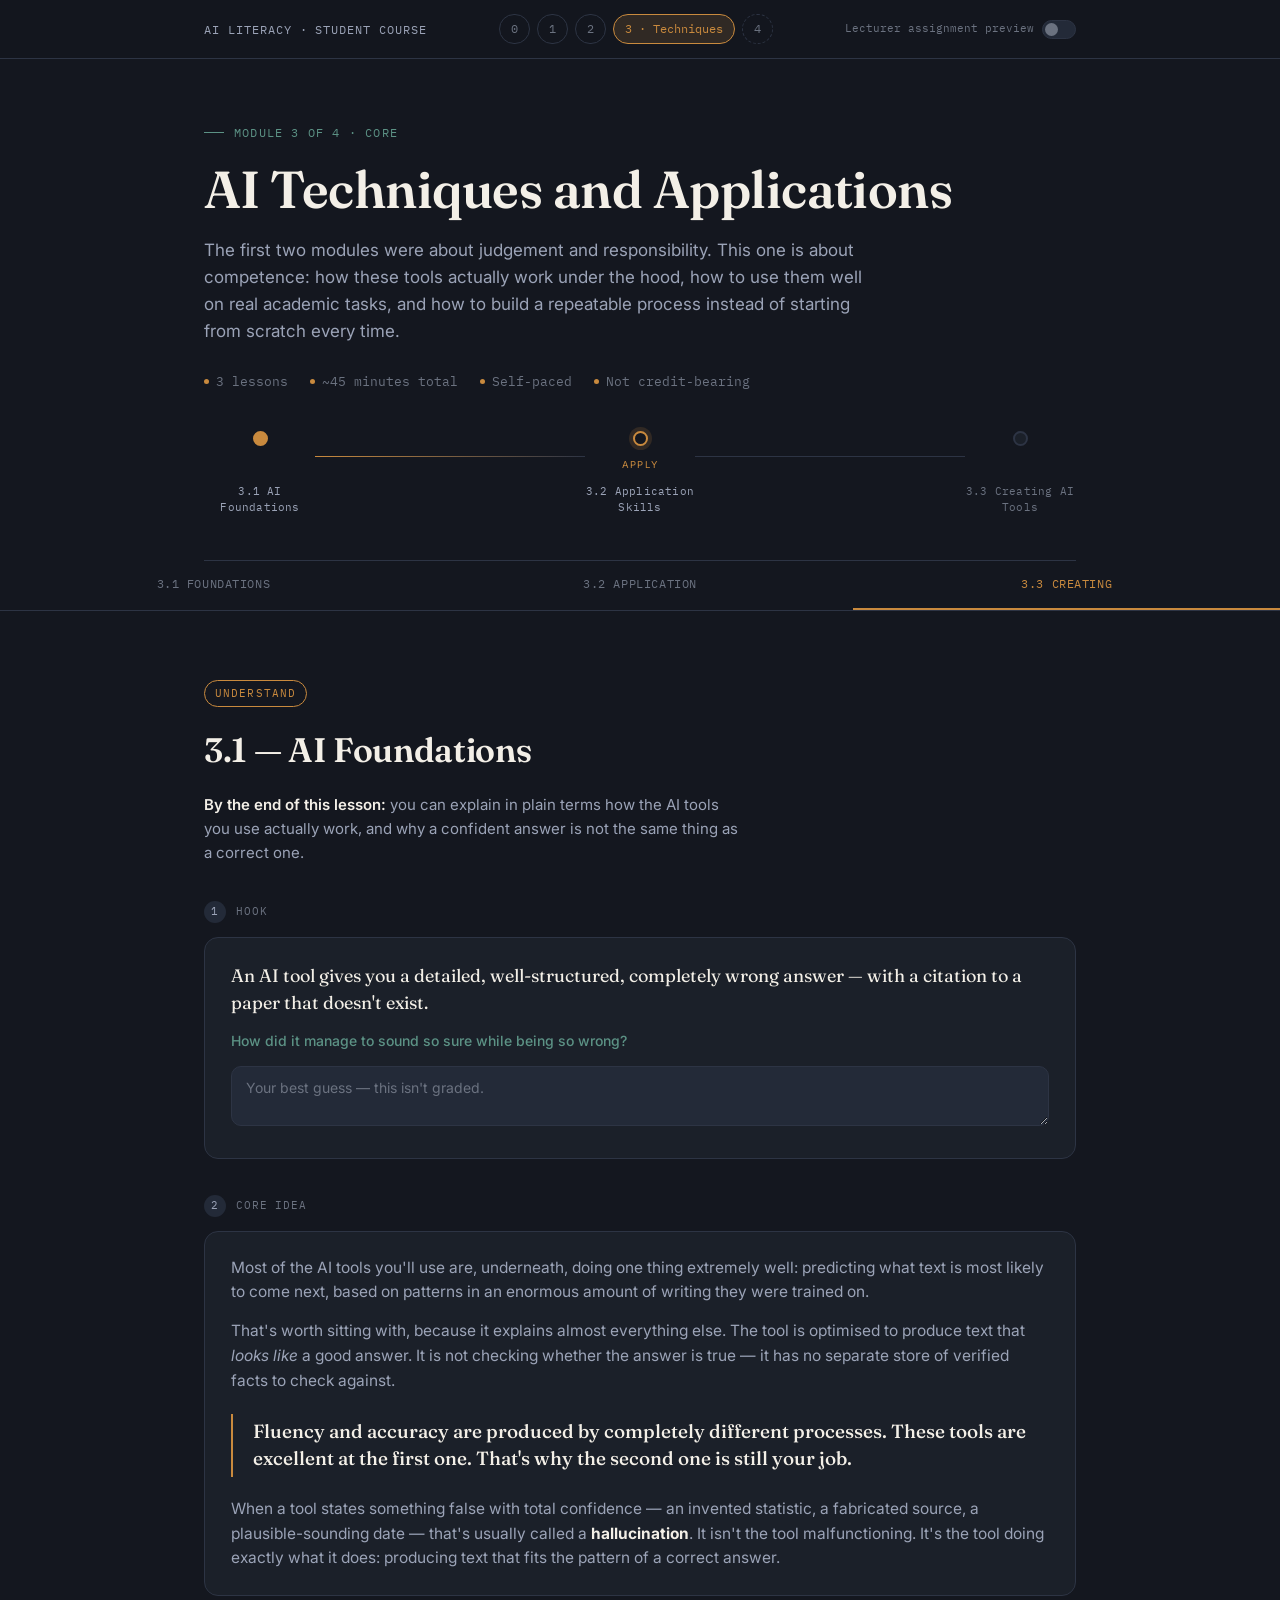
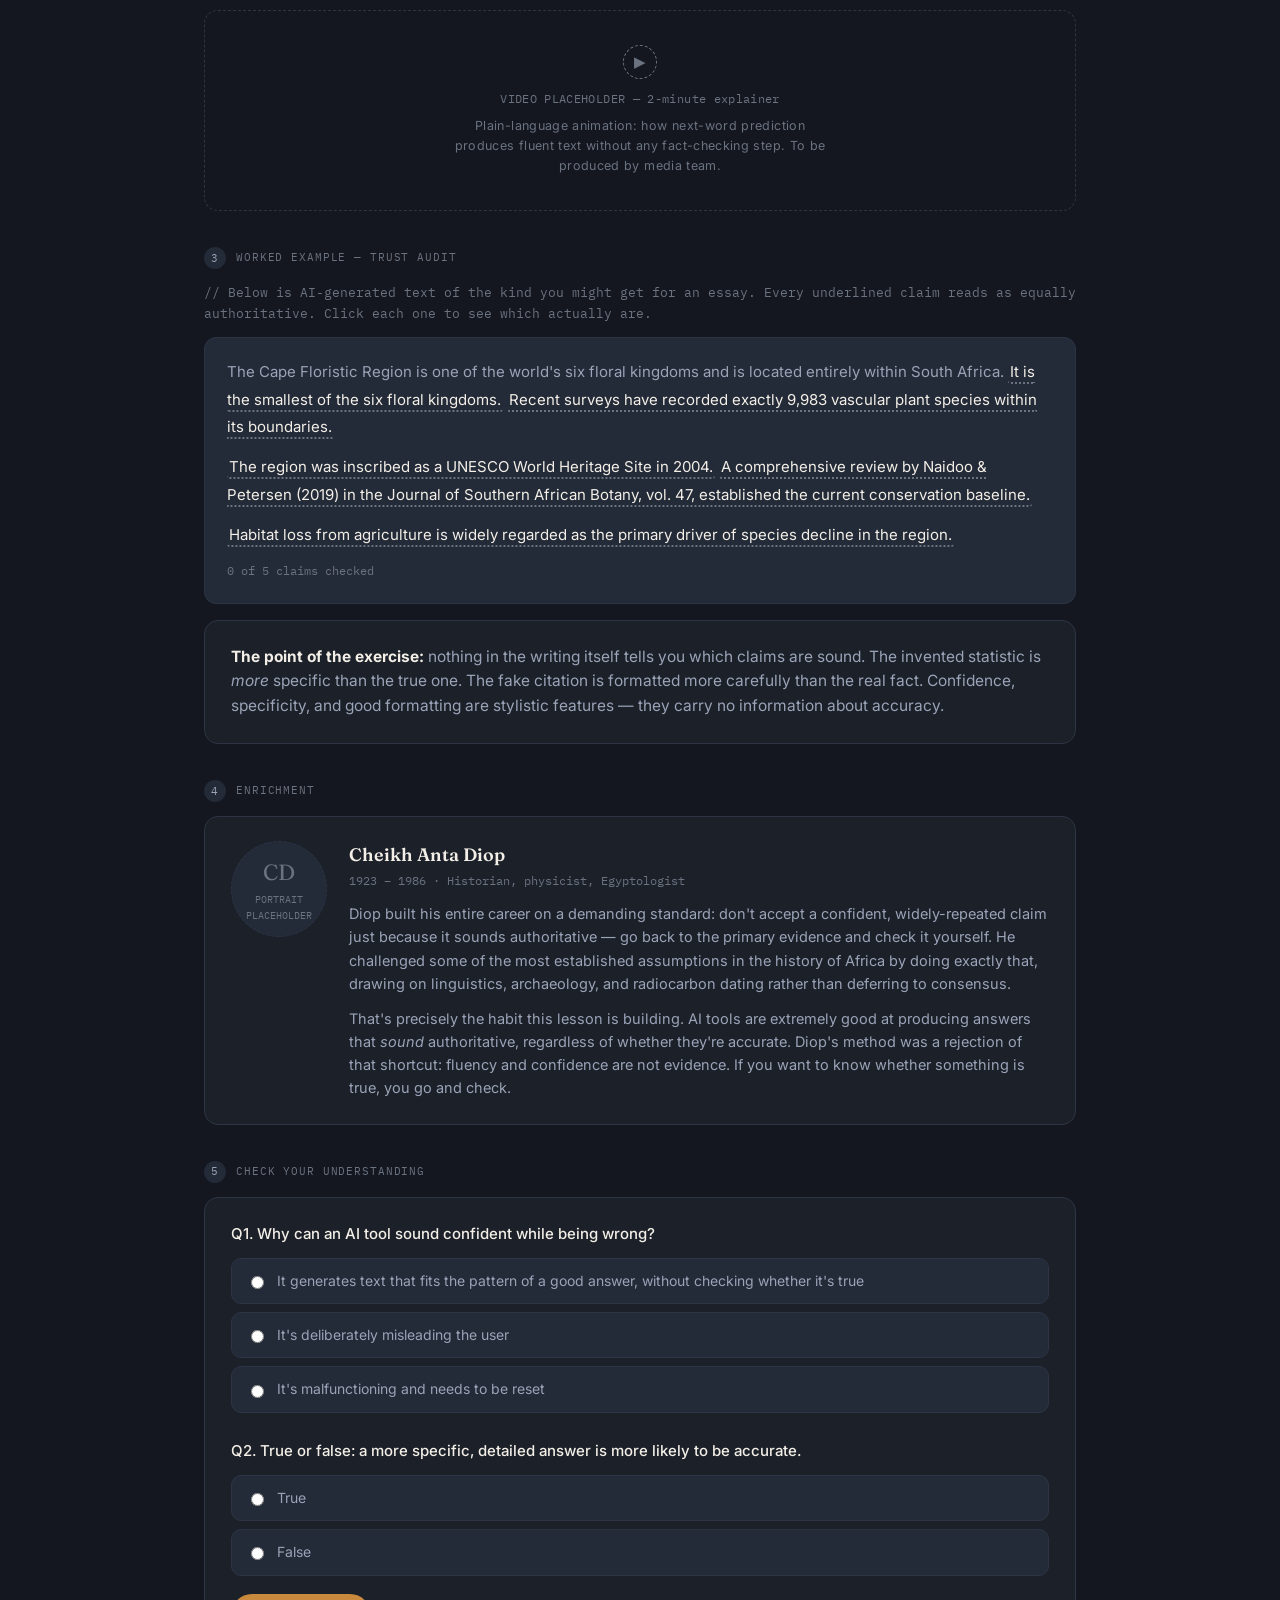
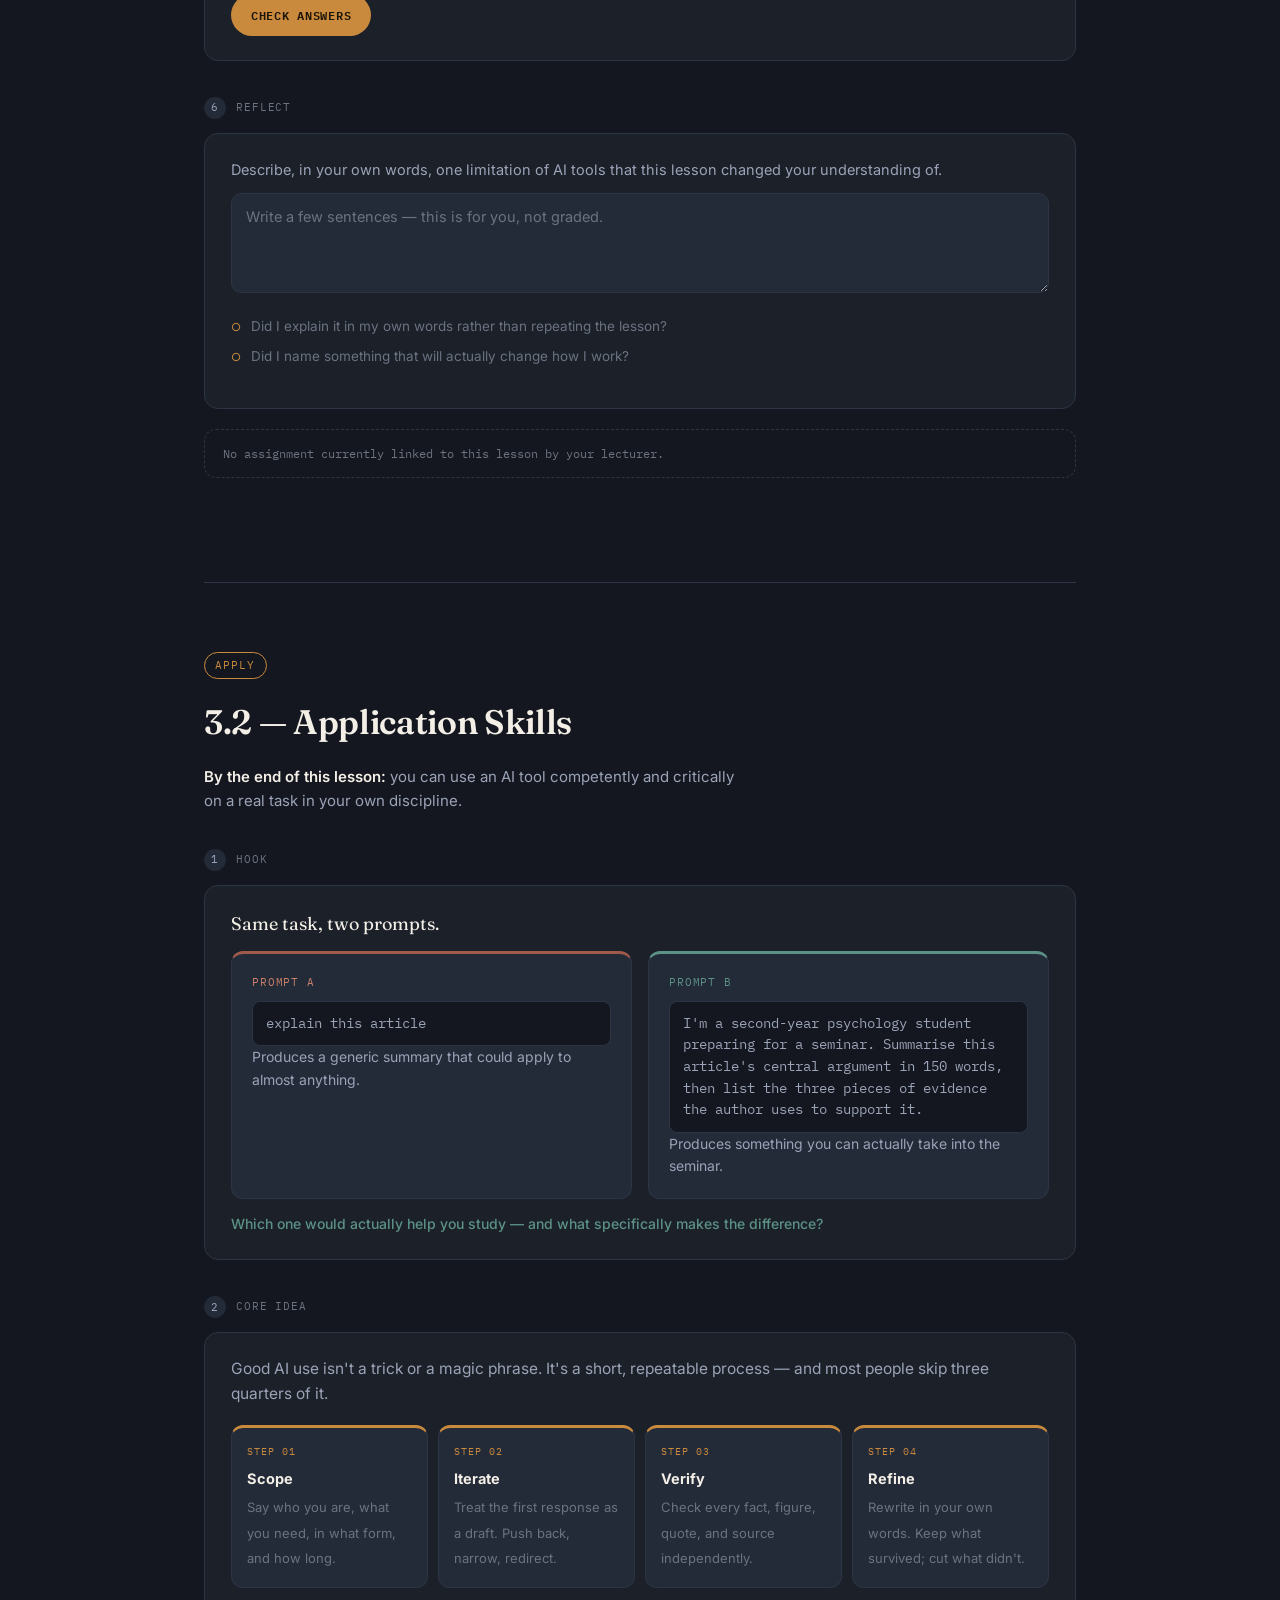
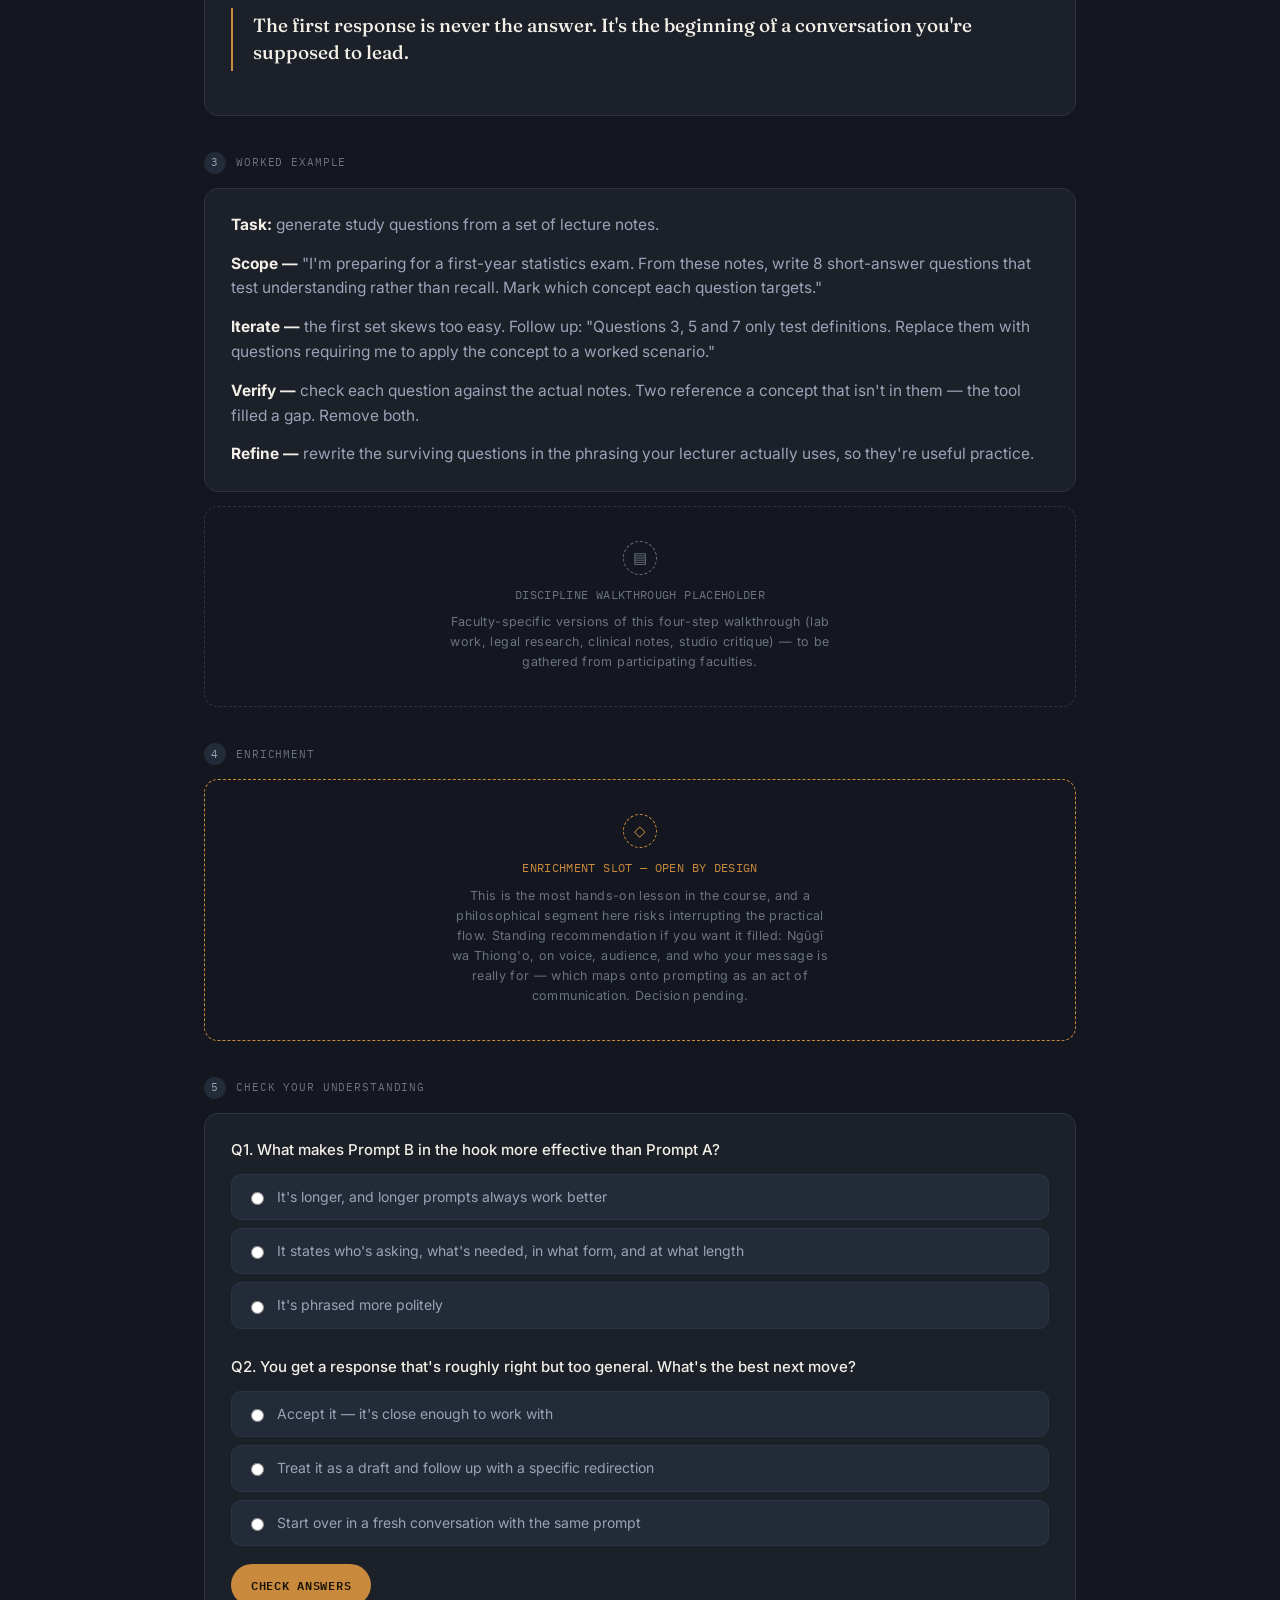
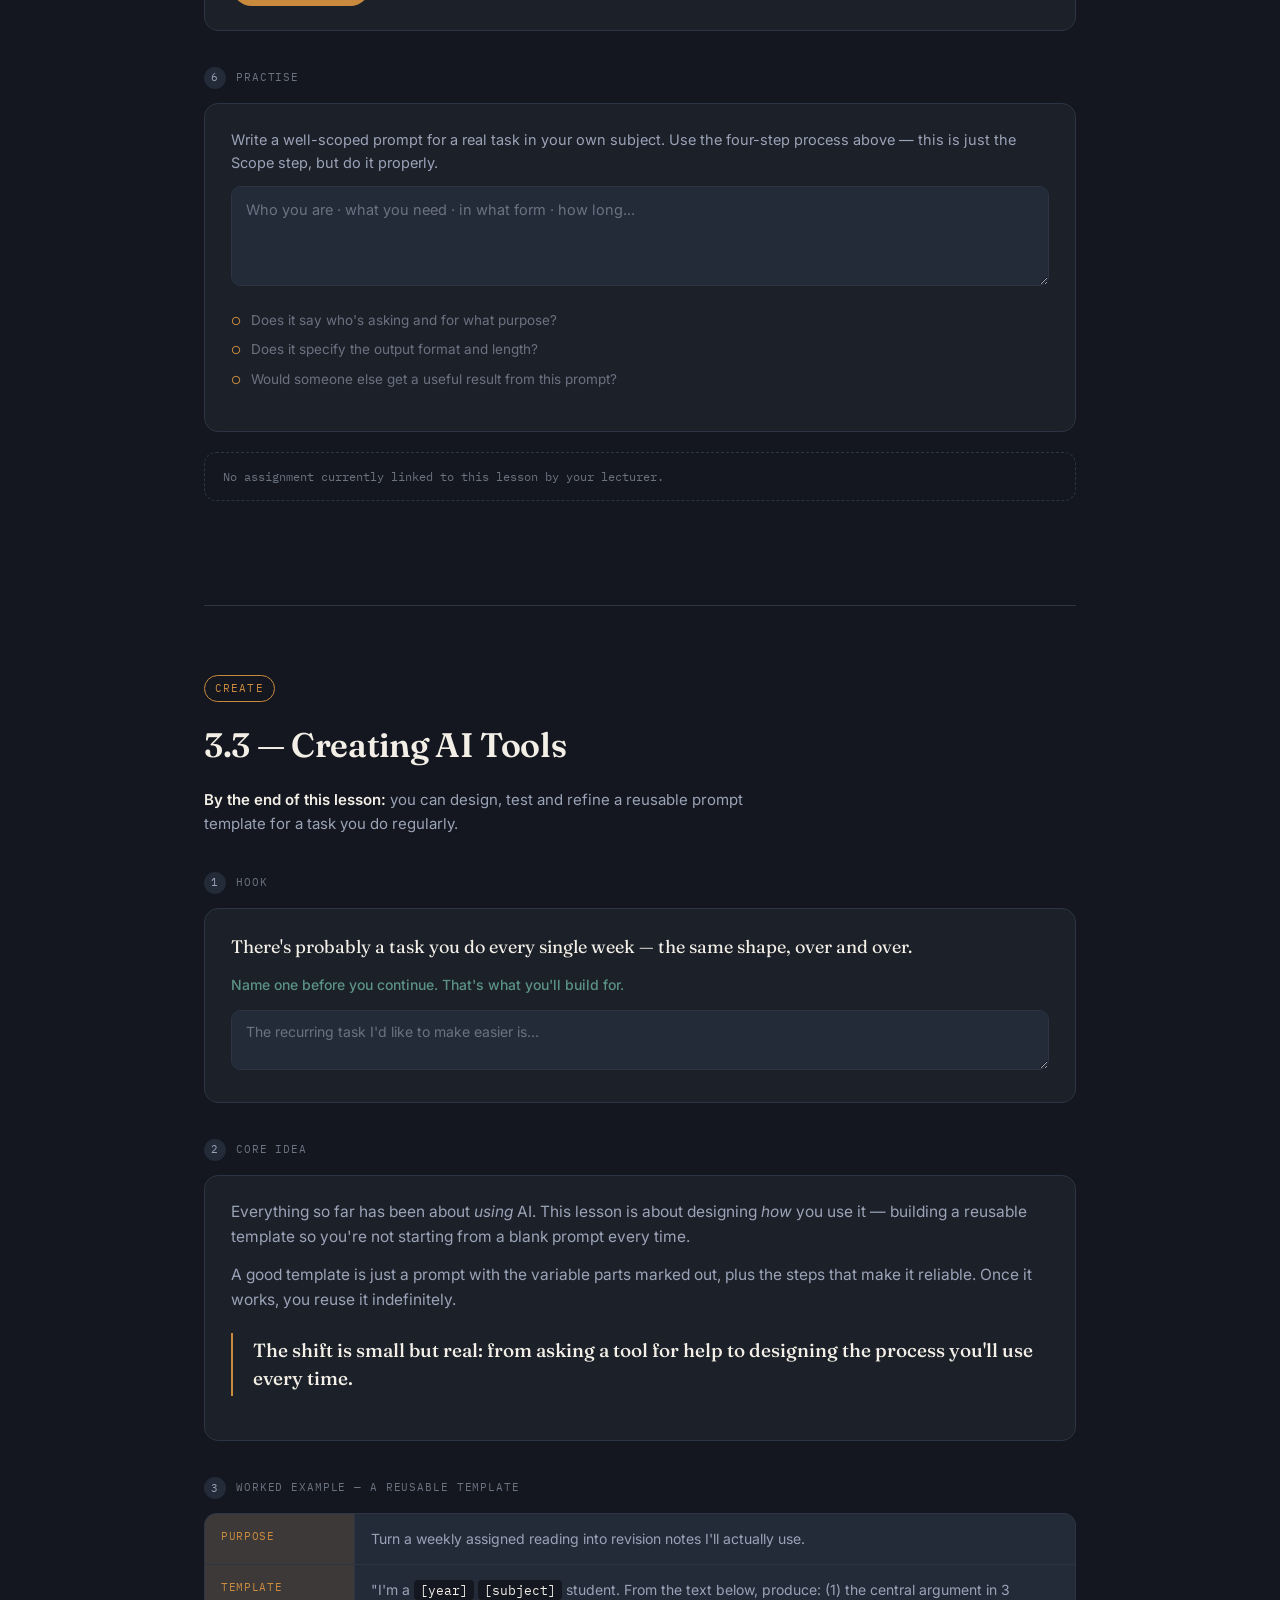
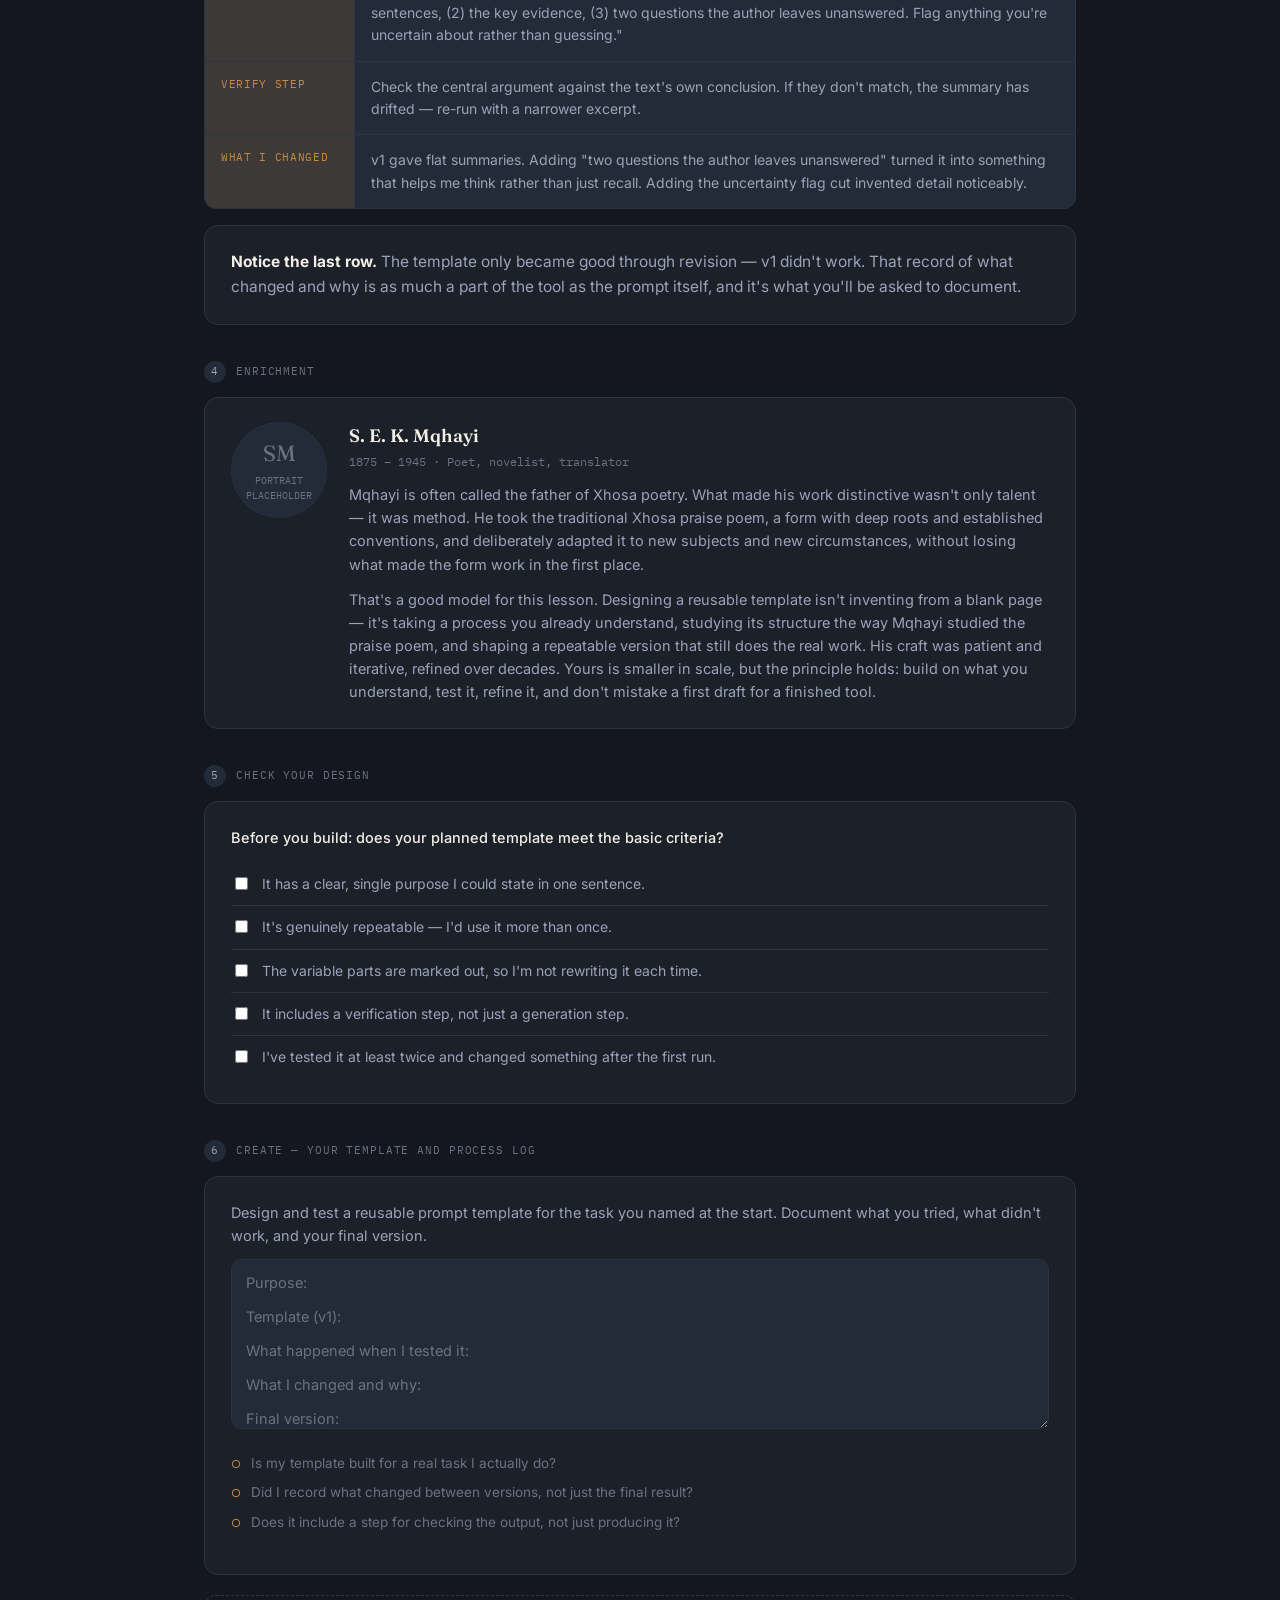
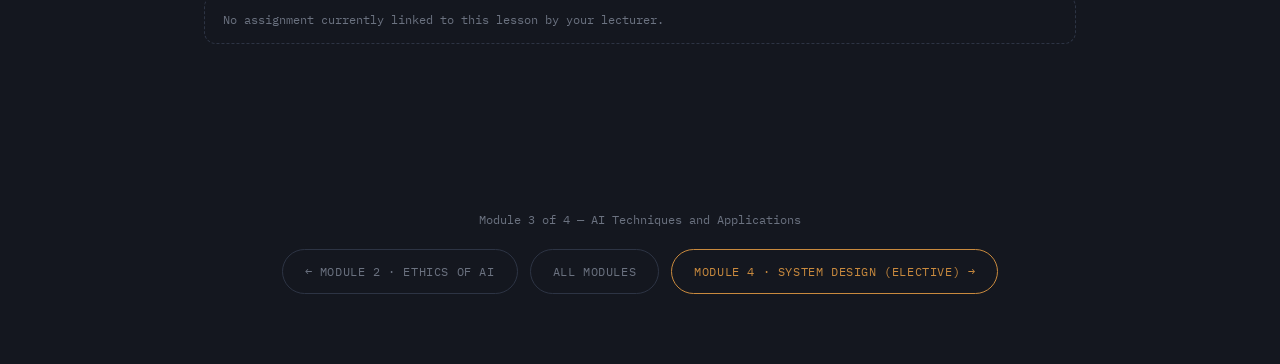
<file: module-3.html>
<!DOCTYPE html>
<html lang="en">
<head>
<meta charset="UTF-8">
<meta name="viewport" content="width=device-width, initial-scale=1.0">
<title>Module 3 · AI Techniques and Applications</title>
<link rel="preconnect" href="https://fonts.googleapis.com">
<link rel="preconnect" href="https://fonts.gstatic.com" crossorigin>
<link href="https://fonts.googleapis.com/css2?family=Fraunces:opsz,wght@9..144,400;9..144,500;9..144,600;9..144,700&family=Inter:wght@400;500;600;700&family=IBM+Plex+Mono:wght@400;500&display=swap" rel="stylesheet">
<link rel="stylesheet" href="assets/css/course.css">
</head>
<body>

<div class="topbar">
  <div class="topbar-inner">
    <a class="brand" href="index.html">AI Literacy · Student Course</a>
    <div class="module-pills">
      <a class="pill " href="module-0.html">0</a>
      <a class="pill " href="module-1.html">1</a>
      <a class="pill " href="module-2.html">2</a>
      <span class="pill active ">3 · Techniques</span>
      <a class="pill elective" href="module-4.html">4</a>
    </div>
    <div class="demo-toggle">
      Lecturer assignment preview
      <button class="switch" id="demoSwitch" aria-pressed="false" aria-label="Preview lecturer-linked assignments"></button>
    </div>
  </div>
</div>

<div class="wrap">
  <section class="hero">
    <div class="eyebrow">Module 3 of 4 · Core</div>
    <h1 class="title">AI Techniques and Applications</h1>
    <p class="lede">The first two modules were about judgement and responsibility. This one is about competence: how these tools actually work under the hood, how to use them well on real academic tasks, and how to build a repeatable process instead of starting from scratch every time.</p>
    <div class="meta-row">
      <span><span class="dot"></span>3 lessons</span>
      <span><span class="dot"></span>~45 minutes total</span>
      <span><span class="dot"></span>Self-paced</span>
      <span><span class="dot"></span>Not credit-bearing</span>
    </div>

    <div class="path">
      <div class="path-node reached">
        <div class="path-dot"></div>
        <div class="path-level">Understand</div>
        <div class="path-label">3.1 AI Foundations</div>
      </div>
      <div class="path-line filled"></div>
      <div class="path-node current">
        <div class="path-dot"></div>
        <div class="path-level">Apply</div>
        <div class="path-label">3.2 Application Skills</div>
      </div>
      <div class="path-line"></div>
      <div class="path-node">
        <div class="path-dot"></div>
        <div class="path-level">Create</div>
        <div class="path-label">3.3 Creating AI Tools</div>
      </div>
    </div>
  </section>
</div>

<nav class="lesson-nav" id="lessonNav">
  <a href="#lesson-3-1" data-target="lesson-3-1" class="active">3.1 Foundations</a>
  <a href="#lesson-3-2" data-target="lesson-3-2">3.2 Application</a>
  <a href="#lesson-3-3" data-target="lesson-3-3">3.3 Creating</a>
</nav>

<div class="wrap">

  <!-- ============ LESSON 3.1 ============ -->
  <section class="lesson" id="lesson-3-1">
    <div class="lesson-head">
      <span class="lesson-tag">Understand</span>
      <h2 class="lesson-title">3.1 — AI Foundations</h2>
      <p class="lesson-outcome"><b>By the end of this lesson:</b> you can explain in plain terms how the AI tools you use actually work, and why a confident answer is not the same thing as a correct one.</p>
    </div>

    <div class="step">
      <div class="step-label"><span class="num">1</span>Hook</div>
      <div class="card">
        <p class="hook-scenario">An AI tool gives you a detailed, well-structured, completely wrong answer — with a citation to a paper that doesn't exist.</p>
        <p class="hook-prompt">How did it manage to sound so sure while being so wrong?</p>
        <textarea class="hook-input" placeholder="Your best guess — this isn't graded."></textarea>
      </div>
    </div>

    <div class="step">
      <div class="step-label"><span class="num">2</span>Core idea</div>
      <div class="card core-text">
        <p>Most of the AI tools you'll use are, underneath, doing one thing extremely well: predicting what text is most likely to come next, based on patterns in an enormous amount of writing they were trained on.</p>
        <p>That's worth sitting with, because it explains almost everything else. The tool is optimised to produce text that <em>looks like</em> a good answer. It is not checking whether the answer is true — it has no separate store of verified facts to check against.</p>
        <div class="pull">Fluency and accuracy are produced by completely different processes. These tools are excellent at the first one. That's why the second one is still your job.</div>
        <p>When a tool states something false with total confidence — an invented statistic, a fabricated source, a plausible-sounding date — that's usually called a <b style="color:var(--text)">hallucination</b>. It isn't the tool malfunctioning. It's the tool doing exactly what it does: producing text that fits the pattern of a correct answer.</p>
      </div>
      <div class="placeholder" style="margin-top:14px;">
        <div class="ph-icon">▶</div>
        VIDEO PLACEHOLDER — 2-minute explainer
        <div class="ph-note">Plain-language animation: how next-word prediction produces fluent text without any fact-checking step. To be produced by media team.</div>
      </div>
    </div>

    <div class="step">
      <div class="step-label"><span class="num">3</span>Worked example — trust audit</div>
      <p class="audit-intro">// Below is AI-generated text of the kind you might get for an essay. Every underlined claim reads as equally authoritative. Click each one to see which actually are.</p>
      <div class="audit" id="auditText">
        <p style="margin:0 0 12px;">The Cape Floristic Region is one of the world's six floral kingdoms and is located entirely within South Africa. <span class="claim" tabindex="0" role="button" data-verdict="ok" data-note="Verifiable. This is well-documented in botanical and conservation literature, and easy to confirm from multiple independent sources.">It is the smallest of the six floral kingdoms.</span> <span class="claim" tabindex="0" role="button" data-verdict="bad" data-note="Invented specificity. The precise figure and its decimal point make it feel researched, but this number is not traceable to a source — a classic sign of a fabricated statistic.">Recent surveys have recorded exactly 9,983 vascular plant species within its boundaries.</span></p>
        <p style="margin:0 0 12px;"><span class="claim" tabindex="0" role="button" data-verdict="ok" data-note="Verifiable. The region's UNESCO World Heritage status is a matter of public record and can be checked directly on the UNESCO site.">The region was inscribed as a UNESCO World Heritage Site in 2004.</span> <span class="claim" tabindex="0" role="button" data-verdict="bad" data-note="Fabricated source. The journal, the authors, and the volume number all sound plausible and follow correct citation format — but the paper does not exist. Always check that a citation resolves to a real document.">A comprehensive review by Naidoo &amp; Petersen (2019) in the Journal of Southern African Botany, vol. 47, established the current conservation baseline.</span></p>
        <p style="margin:0;"><span class="claim" tabindex="0" role="button" data-verdict="bad" data-note="Plausible but unsupported causal claim. The framing sounds like settled consensus, but 'widely regarded as the primary driver' is doing a lot of unearned work — no source is offered and the claim oversimplifies a contested area.">Habitat loss from agriculture is widely regarded as the primary driver of species decline in the region.</span></p>
        <div class="verdict" id="auditVerdict"></div>
        <div class="audit-score" id="auditScore">0 of 5 claims checked</div>
      </div>
      <div class="card core-text" style="margin-top:16px;">
        <p><b style="color:var(--text)">The point of the exercise:</b> nothing in the writing itself tells you which claims are sound. The invented statistic is <em>more</em> specific than the true one. The fake citation is formatted more carefully than the real fact. Confidence, specificity, and good formatting are stylistic features — they carry no information about accuracy.</p>
      </div>
    </div>

    <div class="step">
      <div class="step-label"><span class="num">4</span>Enrichment</div>
      <div class="card">
        <div class="enrich">
          <div class="portrait-ph">
            <div class="initials">CD</div>
            PORTRAIT<br>PLACEHOLDER
          </div>
          <div>
            <p class="enrich-name">Cheikh Anta Diop</p>
            <span class="enrich-dates">1923 – 1986 · Historian, physicist, Egyptologist</span>
            <div class="enrich-body">
              <p>Diop built his entire career on a demanding standard: don't accept a confident, widely-repeated claim just because it sounds authoritative — go back to the primary evidence and check it yourself. He challenged some of the most established assumptions in the history of Africa by doing exactly that, drawing on linguistics, archaeology, and radiocarbon dating rather than deferring to consensus.</p>
              <p>That's precisely the habit this lesson is building. AI tools are extremely good at producing answers that <em>sound</em> authoritative, regardless of whether they're accurate. Diop's method was a rejection of that shortcut: fluency and confidence are not evidence. If you want to know whether something is true, you go and check.</p>
            </div>
          </div>
        </div>
      </div>
    </div>

    <div class="step">
      <div class="step-label"><span class="num">5</span>Check your understanding</div>
      <div class="card">
        <div class="quiz-q" data-answer="pattern">
          <div class="quiz-q-text">Q1. Why can an AI tool sound confident while being wrong?</div>
          <div class="quiz-opts">
            <label class="quiz-opt"><input type="radio" name="q1-1" value="pattern">It generates text that fits the pattern of a good answer, without checking whether it's true</label>
            <label class="quiz-opt"><input type="radio" name="q1-1" value="lying">It's deliberately misleading the user</label>
            <label class="quiz-opt"><input type="radio" name="q1-1" value="broken">It's malfunctioning and needs to be reset</label>
          </div>
          <div class="quiz-feedback"></div>
        </div>
        <div class="quiz-q" data-answer="false">
          <div class="quiz-q-text">Q2. True or false: a more specific, detailed answer is more likely to be accurate.</div>
          <div class="quiz-opts">
            <label class="quiz-opt"><input type="radio" name="q1-2" value="true">True</label>
            <label class="quiz-opt"><input type="radio" name="q1-2" value="false">False</label>
          </div>
          <div class="quiz-feedback"></div>
        </div>
        <button class="btn" data-check-quiz>Check answers</button>
      </div>
    </div>

    <div class="step">
      <div class="step-label"><span class="num">6</span>Reflect</div>
      <div class="card">
        <p style="margin:0 0 12px;font-size:14.5px;color:var(--text-muted);">Describe, in your own words, one limitation of AI tools that this lesson changed your understanding of.</p>
        <textarea class="reflect-textarea" placeholder="Write a few sentences — this is for you, not graded."></textarea>
        <ul class="criteria">
          <li>Did I explain it in my own words rather than repeating the lesson?</li>
          <li>Did I name something that will actually change how I work?</li>
        </ul>
      </div>
      <div class="assignment-banner">
        <div class="assignment-icon">✓</div>
        <div>
          <strong>Your lecturer has linked an assignment to this lesson</strong>
          <p>PSY 201 — Find one factual error in AI-generated output relevant to your field, and explain how you identified it. Due 31 Aug.</p>
        </div>
      </div>
      <div class="no-assignment">No assignment currently linked to this lesson by your lecturer.</div>
    </div>
  </section>

  <!-- ============ LESSON 3.2 ============ -->
  <section class="lesson" id="lesson-3-2">
    <div class="lesson-head">
      <span class="lesson-tag">Apply</span>
      <h2 class="lesson-title">3.2 — Application Skills</h2>
      <p class="lesson-outcome"><b>By the end of this lesson:</b> you can use an AI tool competently and critically on a real task in your own discipline.</p>
    </div>

    <div class="step">
      <div class="step-label"><span class="num">1</span>Hook</div>
      <div class="card">
        <p class="hook-scenario">Same task, two prompts.</p>
        <div class="compare" style="margin-top:14px;">
          <div class="compare-card bad">
            <span class="compare-tag">Prompt A</span>
            <p class="prompt-text">explain this article</p>
            <p>Produces a generic summary that could apply to almost anything.</p>
          </div>
          <div class="compare-card good">
            <span class="compare-tag">Prompt B</span>
            <p class="prompt-text">I'm a second-year psychology student preparing for a seminar. Summarise this article's central argument in 150 words, then list the three pieces of evidence the author uses to support it.</p>
            <p>Produces something you can actually take into the seminar.</p>
          </div>
        </div>
        <p class="hook-prompt" style="margin-top:14px;">Which one would actually help you study — and what specifically makes the difference?</p>
      </div>
    </div>

    <div class="step">
      <div class="step-label"><span class="num">2</span>Core idea</div>
      <div class="card core-text">
        <p>Good AI use isn't a trick or a magic phrase. It's a short, repeatable process — and most people skip three quarters of it.</p>
        <div class="process" style="margin:18px 0;">
          <div class="pstep">
            <span class="pnum">Step 01</span>
            <strong>Scope</strong>
            <span>Say who you are, what you need, in what form, and how long.</span>
          </div>
          <div class="pstep">
            <span class="pnum">Step 02</span>
            <strong>Iterate</strong>
            <span>Treat the first response as a draft. Push back, narrow, redirect.</span>
          </div>
          <div class="pstep">
            <span class="pnum">Step 03</span>
            <strong>Verify</strong>
            <span>Check every fact, figure, quote, and source independently.</span>
          </div>
          <div class="pstep">
            <span class="pnum">Step 04</span>
            <strong>Refine</strong>
            <span>Rewrite in your own words. Keep what survived; cut what didn't.</span>
          </div>
        </div>
        <div class="pull">The first response is never the answer. It's the beginning of a conversation you're supposed to lead.</div>
      </div>
    </div>

    <div class="step">
      <div class="step-label"><span class="num">3</span>Worked example</div>
      <div class="card core-text">
        <p><b style="color:var(--text)">Task:</b> generate study questions from a set of lecture notes.</p>
        <p><b style="color:var(--text)">Scope —</b> "I'm preparing for a first-year statistics exam. From these notes, write 8 short-answer questions that test understanding rather than recall. Mark which concept each question targets."</p>
        <p><b style="color:var(--text)">Iterate —</b> the first set skews too easy. Follow up: "Questions 3, 5 and 7 only test definitions. Replace them with questions requiring me to apply the concept to a worked scenario."</p>
        <p><b style="color:var(--text)">Verify —</b> check each question against the actual notes. Two reference a concept that isn't in them — the tool filled a gap. Remove both.</p>
        <p><b style="color:var(--text)">Refine —</b> rewrite the surviving questions in the phrasing your lecturer actually uses, so they're useful practice.</p>
      </div>
      <div class="placeholder" style="margin-top:14px;">
        <div class="ph-icon">▤</div>
        DISCIPLINE WALKTHROUGH PLACEHOLDER
        <div class="ph-note">Faculty-specific versions of this four-step walkthrough (lab work, legal research, clinical notes, studio critique) — to be gathered from participating faculties.</div>
      </div>
    </div>

    <div class="step">
      <div class="step-label"><span class="num">4</span>Enrichment</div>
      <div class="placeholder open-slot">
        <div class="ph-icon">◇</div>
        ENRICHMENT SLOT — OPEN BY DESIGN
        <div class="ph-note">This is the most hands-on lesson in the course, and a philosophical segment here risks interrupting the practical flow. Standing recommendation if you want it filled: Ngũgĩ wa Thiong'o, on voice, audience, and who your message is really for — which maps onto prompting as an act of communication. Decision pending.</div>
      </div>
    </div>

    <div class="step">
      <div class="step-label"><span class="num">5</span>Check your understanding</div>
      <div class="card">
        <div class="quiz-q" data-answer="scope">
          <div class="quiz-q-text">Q1. What makes Prompt B in the hook more effective than Prompt A?</div>
          <div class="quiz-opts">
            <label class="quiz-opt"><input type="radio" name="q2-1" value="longer">It's longer, and longer prompts always work better</label>
            <label class="quiz-opt"><input type="radio" name="q2-1" value="scope">It states who's asking, what's needed, in what form, and at what length</label>
            <label class="quiz-opt"><input type="radio" name="q2-1" value="polite">It's phrased more politely</label>
          </div>
          <div class="quiz-feedback"></div>
        </div>
        <div class="quiz-q" data-answer="draft">
          <div class="quiz-q-text">Q2. You get a response that's roughly right but too general. What's the best next move?</div>
          <div class="quiz-opts">
            <label class="quiz-opt"><input type="radio" name="q2-2" value="accept">Accept it — it's close enough to work with</label>
            <label class="quiz-opt"><input type="radio" name="q2-2" value="draft">Treat it as a draft and follow up with a specific redirection</label>
            <label class="quiz-opt"><input type="radio" name="q2-2" value="restart">Start over in a fresh conversation with the same prompt</label>
          </div>
          <div class="quiz-feedback"></div>
        </div>
        <button class="btn" data-check-quiz>Check answers</button>
      </div>
    </div>

    <div class="step">
      <div class="step-label"><span class="num">6</span>Practise</div>
      <div class="card">
        <p style="margin:0 0 12px;font-size:14.5px;color:var(--text-muted);">Write a well-scoped prompt for a real task in your own subject. Use the four-step process above — this is just the Scope step, but do it properly.</p>
        <textarea class="reflect-textarea" placeholder="Who you are · what you need · in what form · how long..."></textarea>
        <ul class="criteria">
          <li>Does it say who's asking and for what purpose?</li>
          <li>Does it specify the output format and length?</li>
          <li>Would someone else get a useful result from this prompt?</li>
        </ul>
      </div>
      <div class="assignment-banner">
        <div class="assignment-icon">✓</div>
        <div>
          <strong>Your lecturer has linked an assignment to this lesson</strong>
          <p>PSY 201 — Use an AI tool to support one authentic task in this course. Submit both your process (prompts, iterations, verification) and the final output. Due 7 Sep.</p>
        </div>
      </div>
      <div class="no-assignment">No assignment currently linked to this lesson by your lecturer.</div>
    </div>
  </section>

  <!-- ============ LESSON 3.3 ============ -->
  <section class="lesson" id="lesson-3-3">
    <div class="lesson-head">
      <span class="lesson-tag">Create</span>
      <h2 class="lesson-title">3.3 — Creating AI Tools</h2>
      <p class="lesson-outcome"><b>By the end of this lesson:</b> you can design, test and refine a reusable prompt template for a task you do regularly.</p>
    </div>

    <div class="step">
      <div class="step-label"><span class="num">1</span>Hook</div>
      <div class="card">
        <p class="hook-scenario">There's probably a task you do every single week — the same shape, over and over.</p>
        <p class="hook-prompt">Name one before you continue. That's what you'll build for.</p>
        <textarea class="hook-input" placeholder="The recurring task I'd like to make easier is..."></textarea>
      </div>
    </div>

    <div class="step">
      <div class="step-label"><span class="num">2</span>Core idea</div>
      <div class="card core-text">
        <p>Everything so far has been about <em>using</em> AI. This lesson is about designing <em>how</em> you use it — building a reusable template so you're not starting from a blank prompt every time.</p>
        <p>A good template is just a prompt with the variable parts marked out, plus the steps that make it reliable. Once it works, you reuse it indefinitely.</p>
        <div class="pull">The shift is small but real: from asking a tool for help to designing the process you'll use every time.</div>
      </div>
    </div>

    <div class="step">
      <div class="step-label"><span class="num">3</span>Worked example — a reusable template</div>
      <div class="kv">
        <div class="kv-row">
          <div class="kv-key">Purpose</div>
          <div class="kv-val">Turn a weekly assigned reading into revision notes I'll actually use.</div>
        </div>
        <div class="kv-row">
          <div class="kv-key">Template</div>
          <div class="kv-val">"I'm a <code>[year]</code> <code>[subject]</code> student. From the text below, produce: (1) the central argument in 3 sentences, (2) the key evidence, (3) two questions the author leaves unanswered. Flag anything you're uncertain about rather than guessing."</div>
        </div>
        <div class="kv-row">
          <div class="kv-key">Verify step</div>
          <div class="kv-val">Check the central argument against the text's own conclusion. If they don't match, the summary has drifted — re-run with a narrower excerpt.</div>
        </div>
        <div class="kv-row">
          <div class="kv-key">What I changed</div>
          <div class="kv-val">v1 gave flat summaries. Adding "two questions the author leaves unanswered" turned it into something that helps me think rather than just recall. Adding the uncertainty flag cut invented detail noticeably.</div>
        </div>
      </div>
      <div class="card core-text" style="margin-top:16px;">
        <p><b style="color:var(--text)">Notice the last row.</b> The template only became good through revision — v1 didn't work. That record of what changed and why is as much a part of the tool as the prompt itself, and it's what you'll be asked to document.</p>
      </div>
    </div>

    <div class="step">
      <div class="step-label"><span class="num">4</span>Enrichment</div>
      <div class="card">
        <div class="enrich">
          <div class="portrait-ph">
            <div class="initials">SM</div>
            PORTRAIT<br>PLACEHOLDER
          </div>
          <div>
            <p class="enrich-name">S. E. K. Mqhayi</p>
            <span class="enrich-dates">1875 – 1945 · Poet, novelist, translator</span>
            <div class="enrich-body">
              <p>Mqhayi is often called the father of Xhosa poetry. What made his work distinctive wasn't only talent — it was method. He took the traditional Xhosa praise poem, a form with deep roots and established conventions, and deliberately adapted it to new subjects and new circumstances, without losing what made the form work in the first place.</p>
              <p>That's a good model for this lesson. Designing a reusable template isn't inventing from a blank page — it's taking a process you already understand, studying its structure the way Mqhayi studied the praise poem, and shaping a repeatable version that still does the real work. His craft was patient and iterative, refined over decades. Yours is smaller in scale, but the principle holds: build on what you understand, test it, refine it, and don't mistake a first draft for a finished tool.</p>
            </div>
          </div>
        </div>
      </div>
    </div>

    <div class="step">
      <div class="step-label"><span class="num">5</span>Check your design</div>
      <div class="card">
        <p style="margin:0 0 4px;font-size:14.5px;color:var(--text);font-weight:500;">Before you build: does your planned template meet the basic criteria?</p>
        <ul class="selfcheck">
          <li><input type="checkbox"><span>It has a clear, single purpose I could state in one sentence.</span></li>
          <li><input type="checkbox"><span>It's genuinely repeatable — I'd use it more than once.</span></li>
          <li><input type="checkbox"><span>The variable parts are marked out, so I'm not rewriting it each time.</span></li>
          <li><input type="checkbox"><span>It includes a verification step, not just a generation step.</span></li>
          <li><input type="checkbox"><span>I've tested it at least twice and changed something after the first run.</span></li>
        </ul>
      </div>
    </div>

    <div class="step">
      <div class="step-label"><span class="num">6</span>Create — your template and process log</div>
      <div class="card">
        <p style="margin:0 0 12px;font-size:14.5px;color:var(--text-muted);">Design and test a reusable prompt template for the task you named at the start. Document what you tried, what didn't work, and your final version.</p>
        <textarea class="reflect-textarea" style="min-height:170px;" placeholder="Purpose:&#10;&#10;Template (v1):&#10;&#10;What happened when I tested it:&#10;&#10;What I changed and why:&#10;&#10;Final version:&#10;&#10;Verify step:"></textarea>
        <ul class="criteria">
          <li>Is my template built for a real task I actually do?</li>
          <li>Did I record what changed between versions, not just the final result?</li>
          <li>Does it include a step for checking the output, not just producing it?</li>
        </ul>
      </div>
      <div class="assignment-banner">
        <div class="assignment-icon">✓</div>
        <div>
          <strong>Your lecturer has linked an assignment to this lesson</strong>
          <p>PSY 201 — Submit your designed template plus a short process log showing what you tried, what failed, and what you changed. Due 14 Sep.</p>
        </div>
      </div>
      <div class="no-assignment">No assignment currently linked to this lesson by your lecturer.</div>
    </div>
  </section>

  <footer>
    <p>Module 3 of 4 — AI Techniques and Applications</p>
    <div class="pager">
      <a href="module-2.html">← Module 2 · Ethics of AI</a>
      <a href="index.html">All modules</a>
      <a class="next" href="module-4.html">Module 4 · System Design (elective) →</a>
    </div>
  </footer>

</div>

<script src="assets/js/course.js"></script>

</body>
</html>
</file>
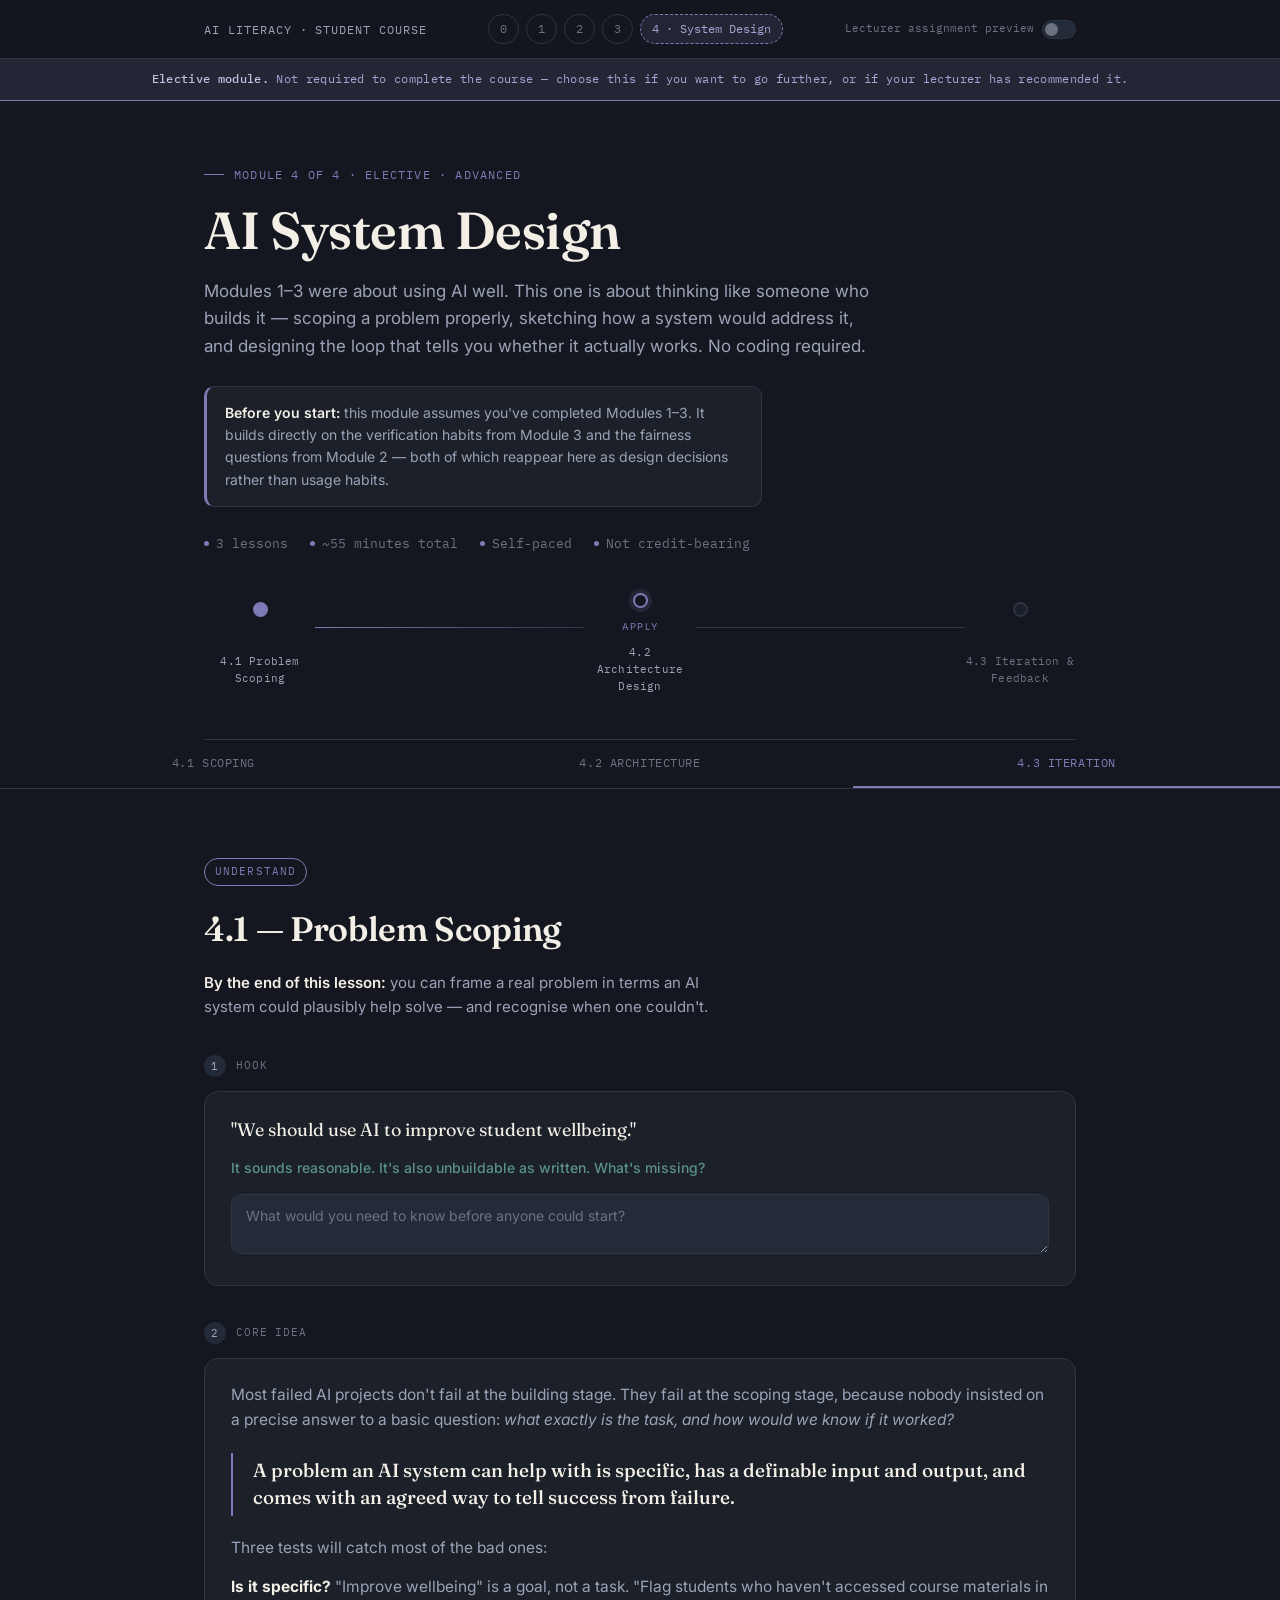
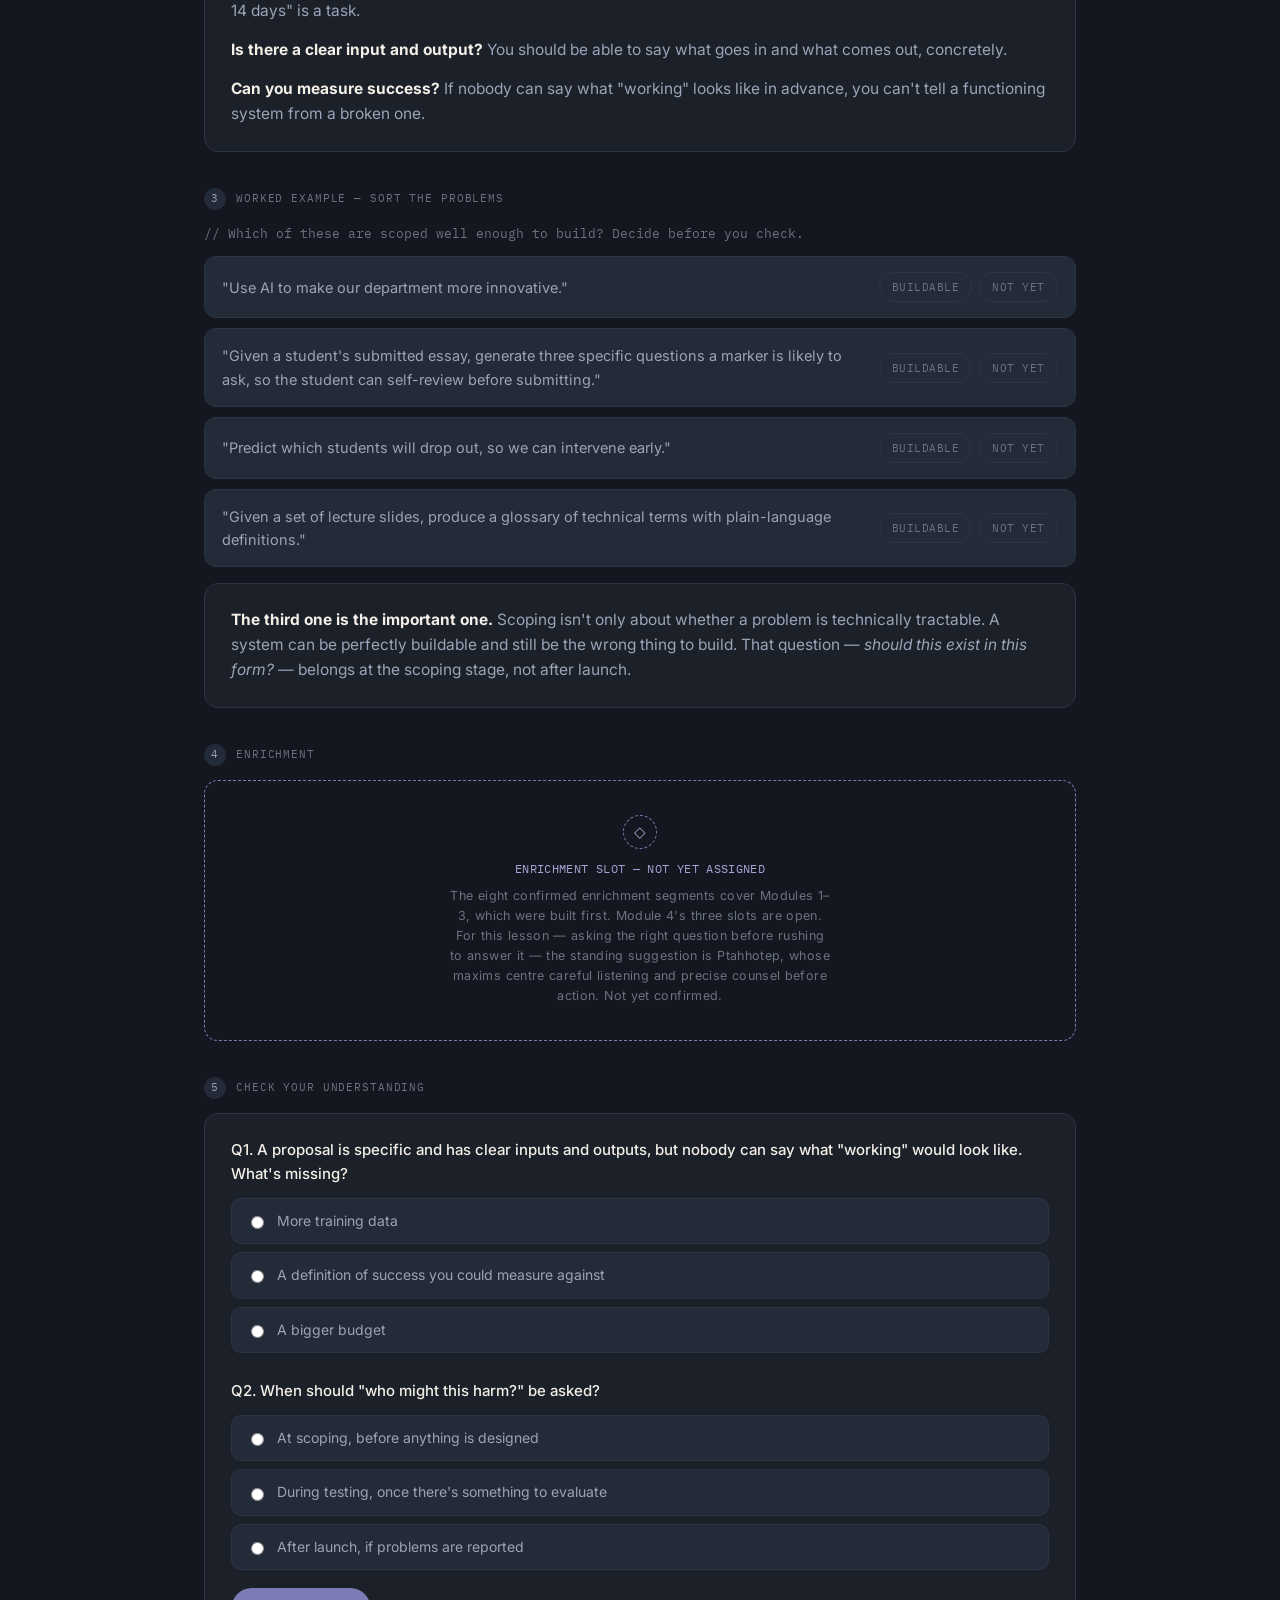
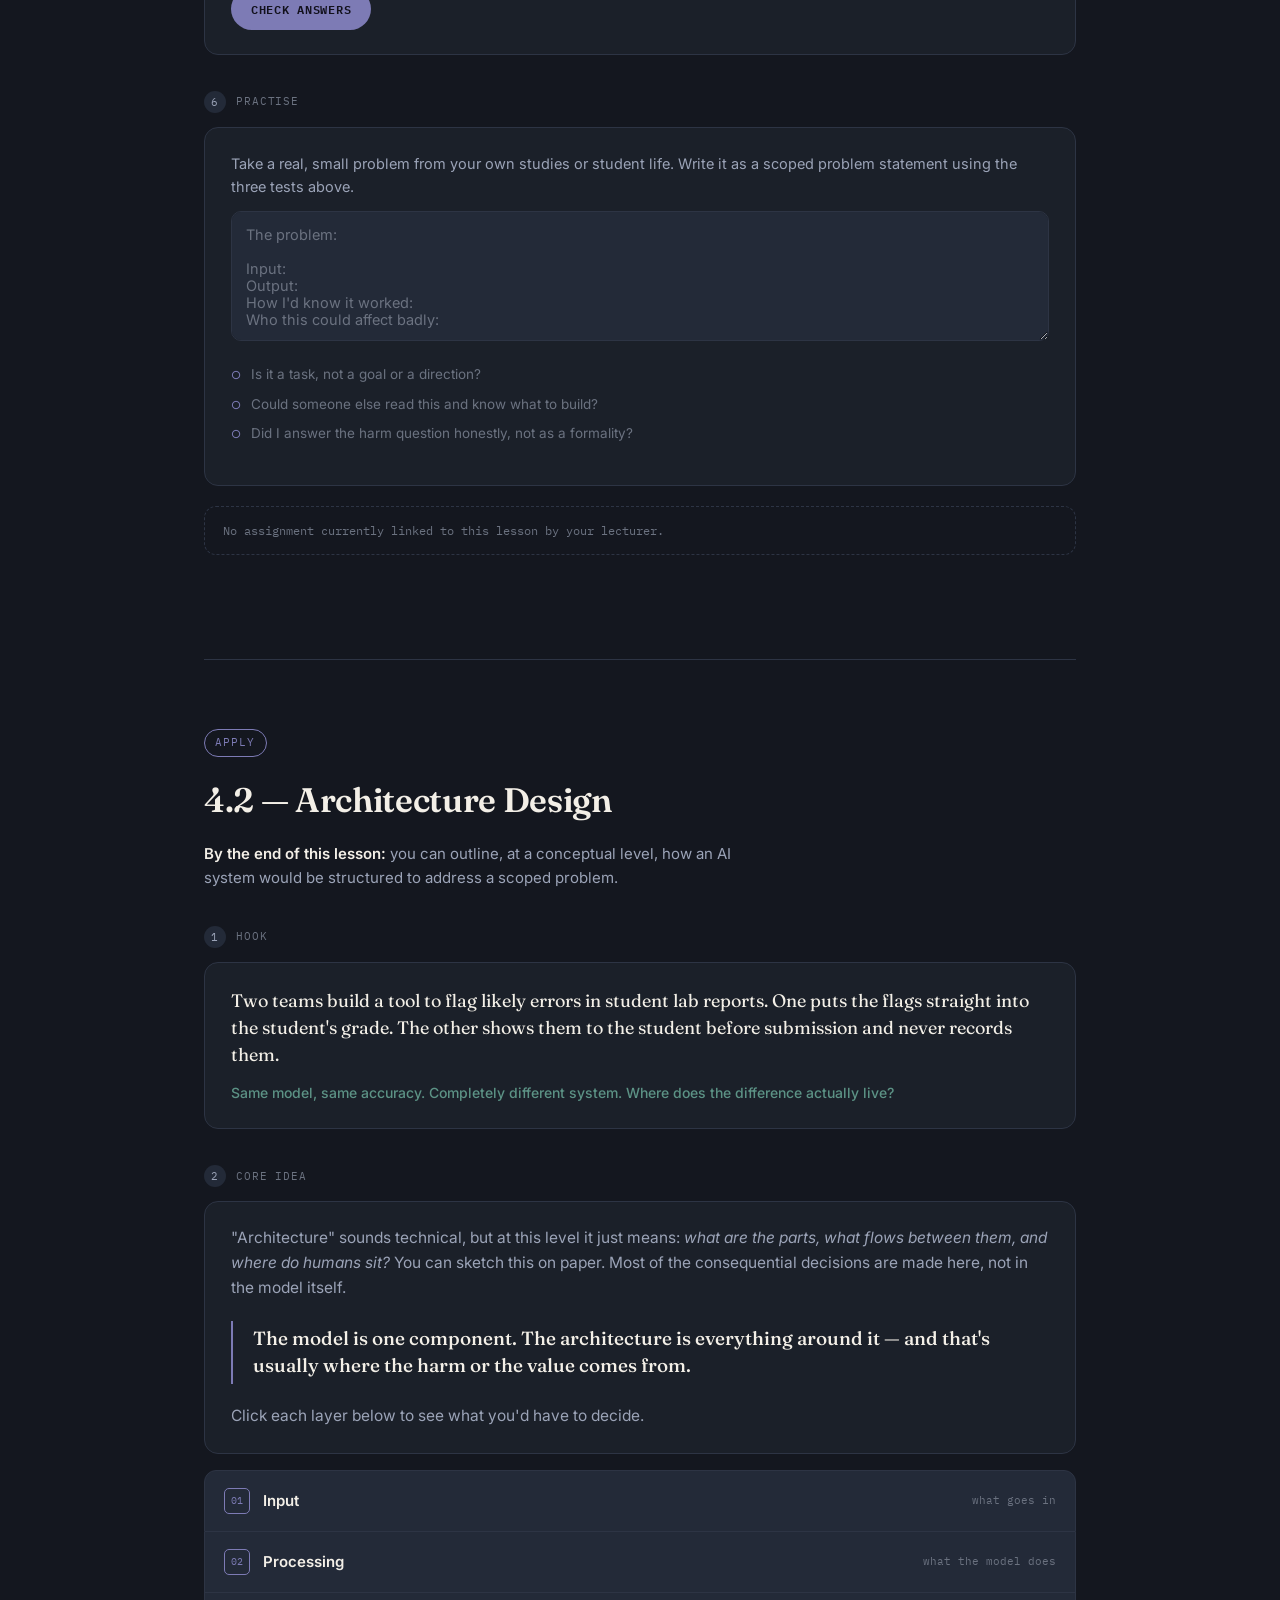
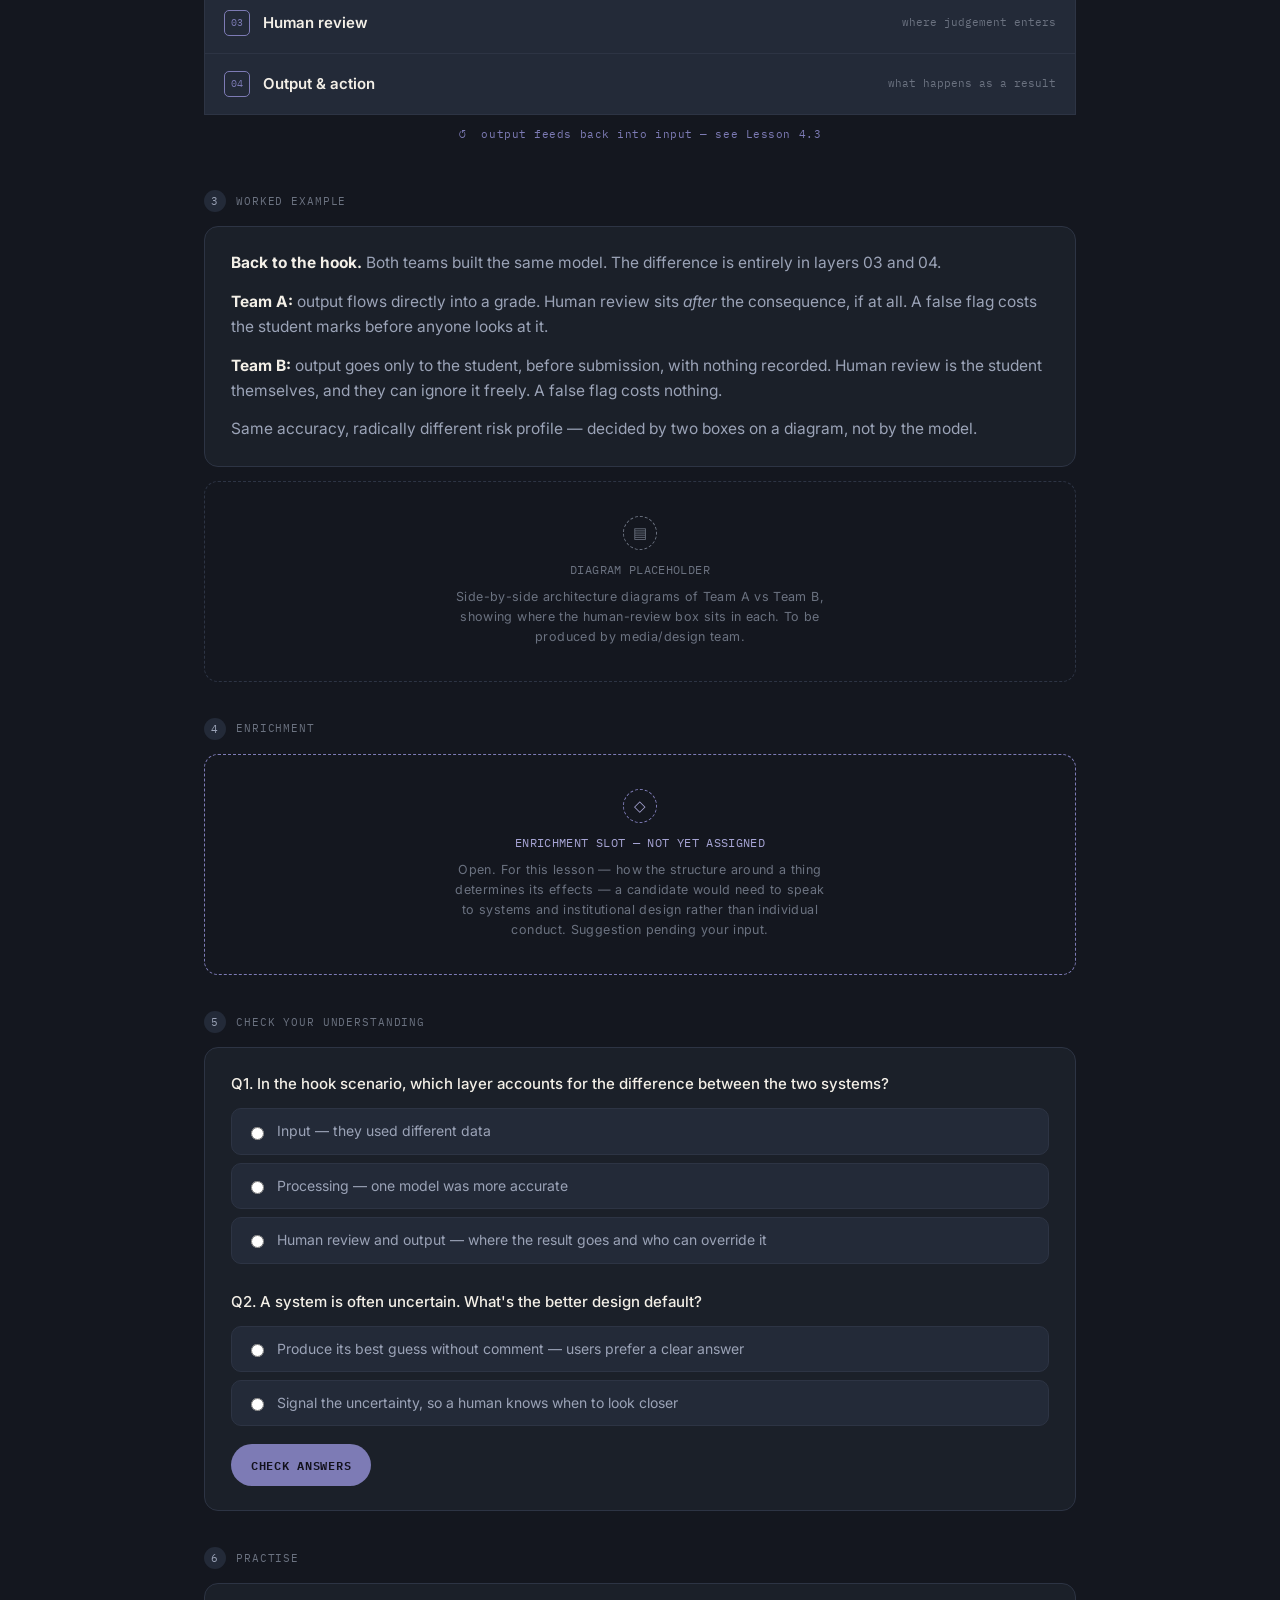
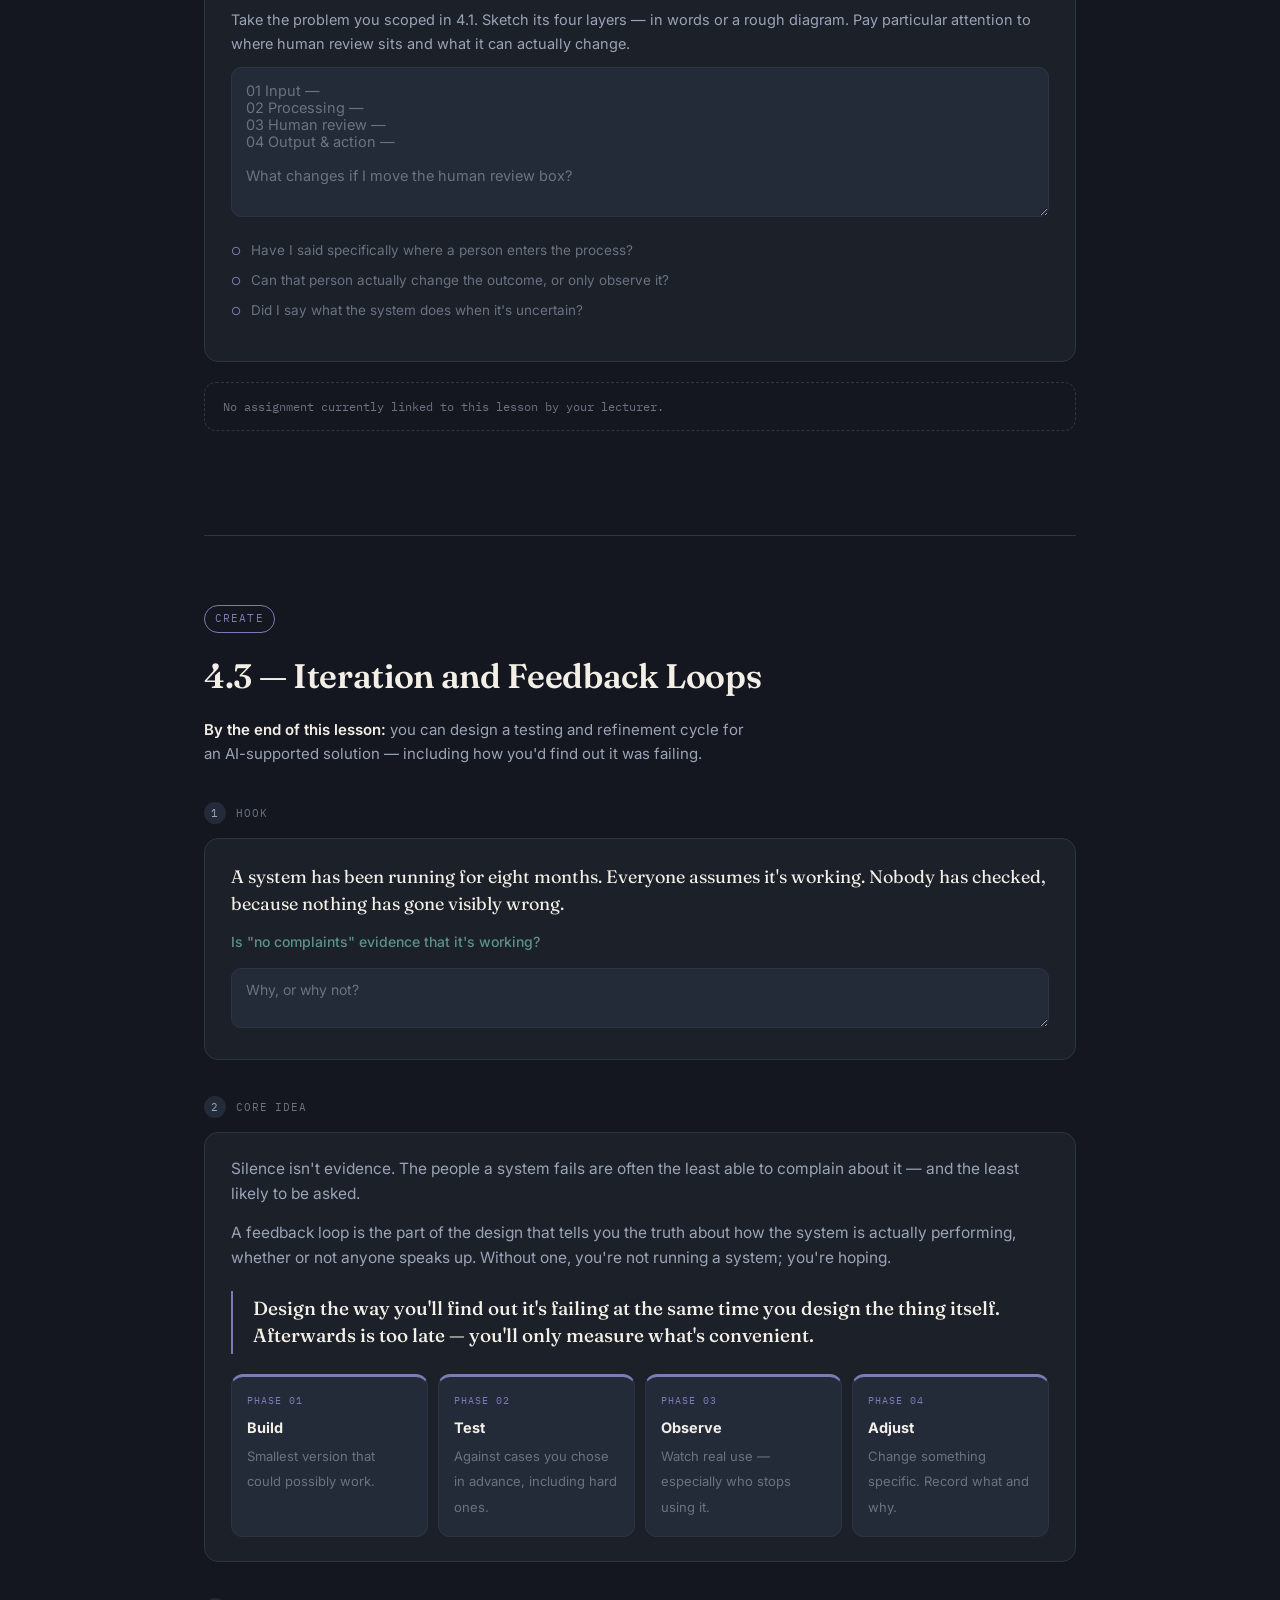
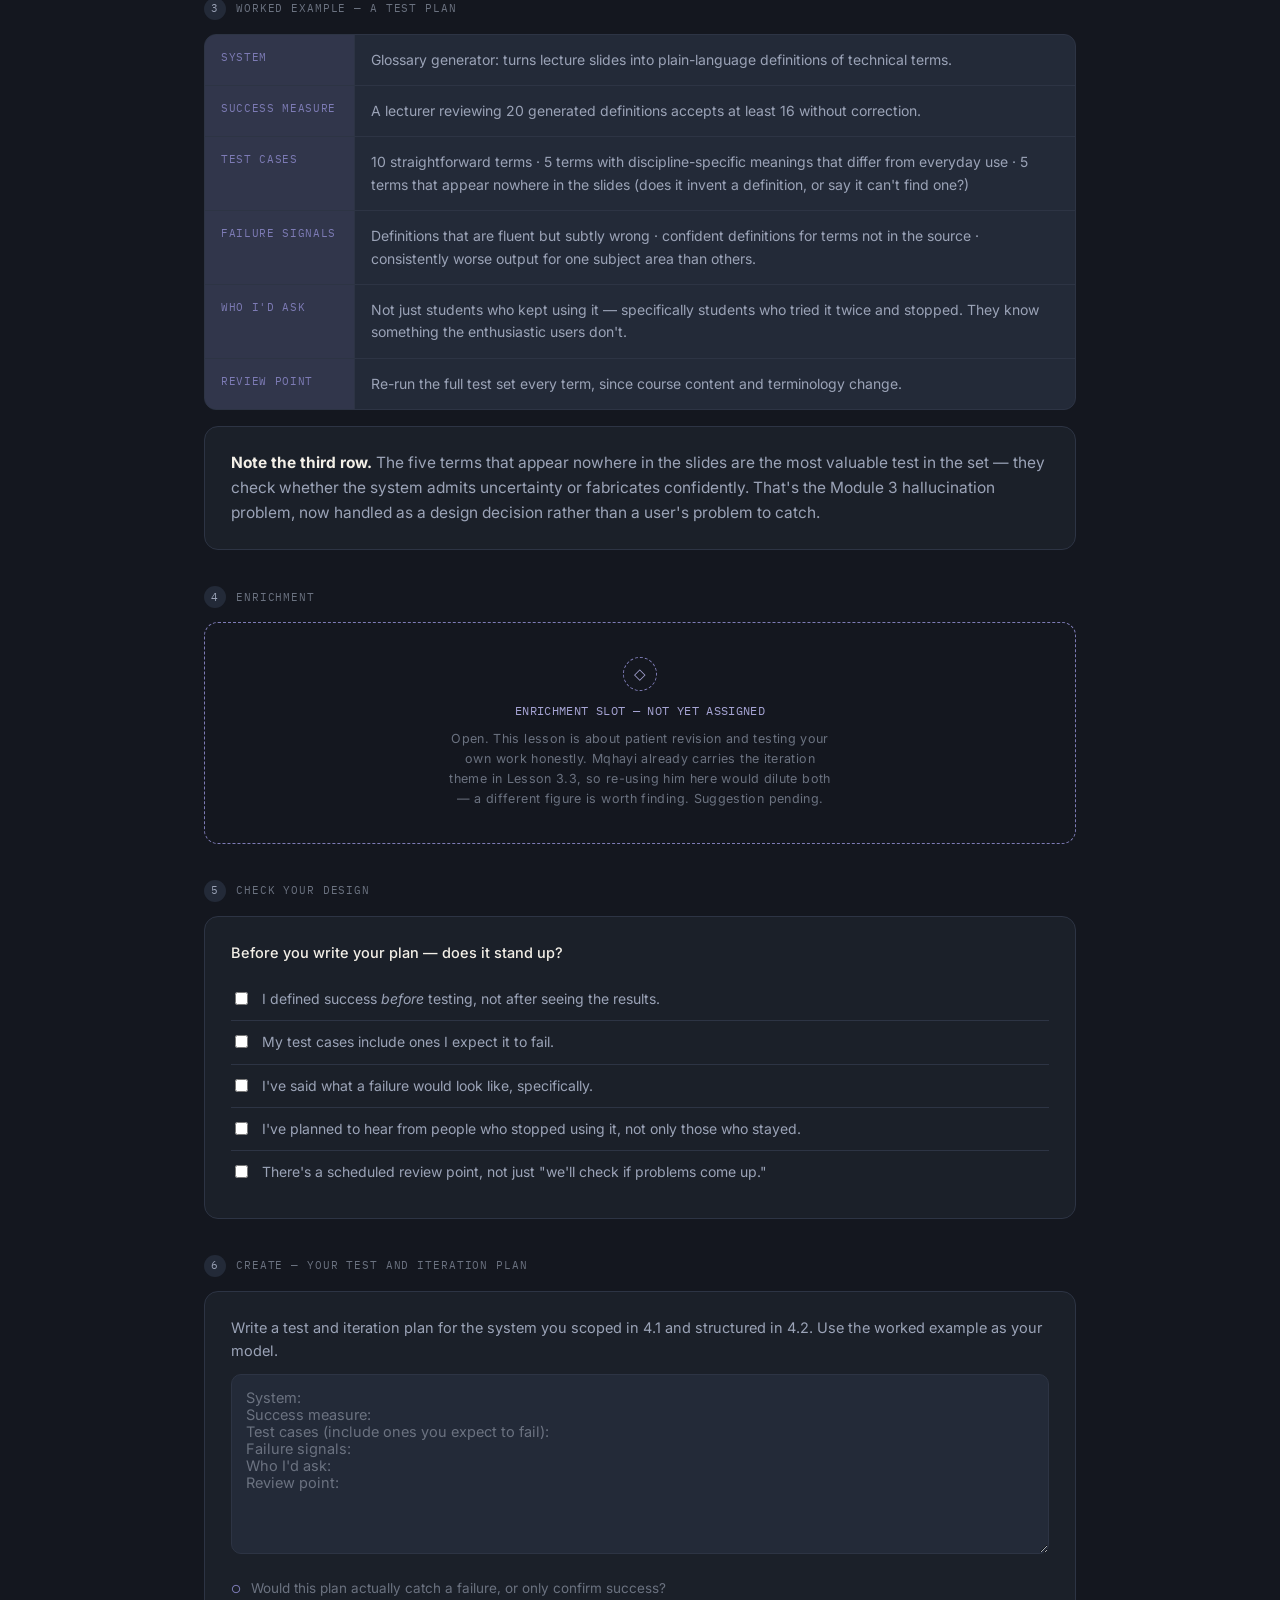
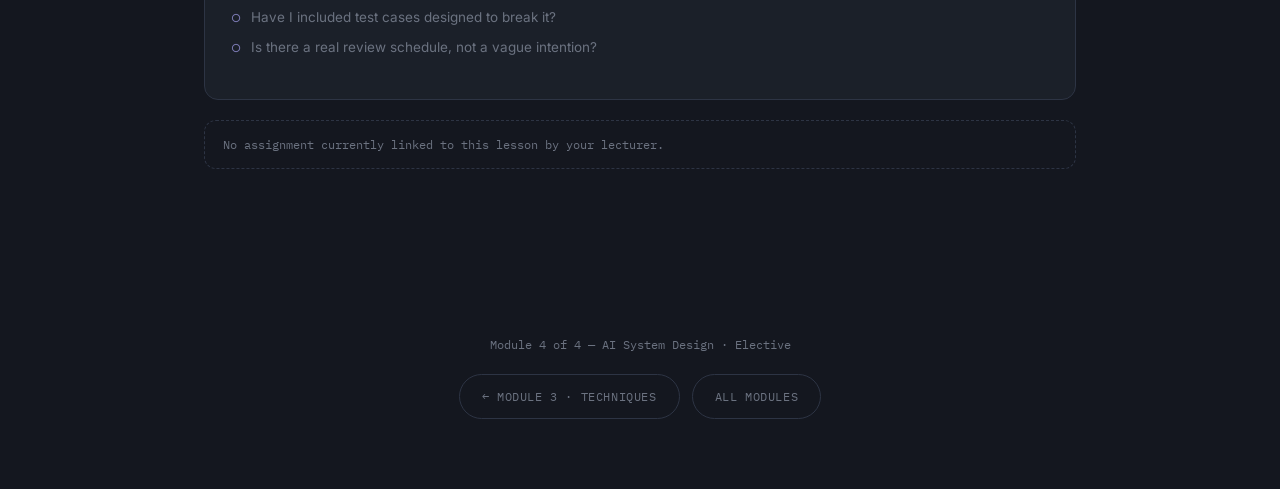
<file: module-4.html>
<!DOCTYPE html>
<html lang="en">
<head>
<meta charset="UTF-8">
<meta name="viewport" content="width=device-width, initial-scale=1.0">
<title>Module 4 · AI System Design (Elective)</title>
<link rel="preconnect" href="https://fonts.googleapis.com">
<link rel="preconnect" href="https://fonts.gstatic.com" crossorigin>
<link href="https://fonts.googleapis.com/css2?family=Fraunces:opsz,wght@9..144,400;9..144,500;9..144,600;9..144,700&family=Inter:wght@400;500;600;700&family=IBM+Plex+Mono:wght@400;500&display=swap" rel="stylesheet">
<link rel="stylesheet" href="assets/css/course.css">
</head>
<body class="theme-elective">

<div class="topbar">
  <div class="topbar-inner">
    <a class="brand" href="index.html">AI Literacy · Student Course</a>
    <div class="module-pills">
      <a class="pill " href="module-0.html">0</a>
      <a class="pill " href="module-1.html">1</a>
      <a class="pill " href="module-2.html">2</a>
      <a class="pill " href="module-3.html">3</a>
      <span class="pill active elective">4 · System Design</span>
    </div>
    <div class="demo-toggle">
      Lecturer assignment preview
      <button class="switch" id="demoSwitch" aria-pressed="false" aria-label="Preview lecturer-linked assignments"></button>
    </div>
  </div>
</div>

<div class="elective-bar">
  <b>Elective module.</b> Not required to complete the course — choose this if you want to go further, or if your lecturer has recommended it.
</div>

<div class="wrap">
  <section class="hero">
    <div class="eyebrow">Module 4 of 4 · Elective · Advanced</div>
    <h1 class="title">AI System Design</h1>
    <p class="lede">Modules 1–3 were about using AI well. This one is about thinking like someone who builds it — scoping a problem properly, sketching how a system would address it, and designing the loop that tells you whether it actually works. No coding required.</p>
    <div class="prereq">
      <b>Before you start:</b> this module assumes you've completed Modules 1–3. It builds directly on the verification habits from Module 3 and the fairness questions from Module 2 — both of which reappear here as design decisions rather than usage habits.
    </div>
    <div class="meta-row">
      <span><span class="dot"></span>3 lessons</span>
      <span><span class="dot"></span>~55 minutes total</span>
      <span><span class="dot"></span>Self-paced</span>
      <span><span class="dot"></span>Not credit-bearing</span>
    </div>

    <div class="path">
      <div class="path-node reached">
        <div class="path-dot"></div>
        <div class="path-level">Understand</div>
        <div class="path-label">4.1 Problem Scoping</div>
      </div>
      <div class="path-line filled"></div>
      <div class="path-node current">
        <div class="path-dot"></div>
        <div class="path-level">Apply</div>
        <div class="path-label">4.2 Architecture Design</div>
      </div>
      <div class="path-line"></div>
      <div class="path-node">
        <div class="path-dot"></div>
        <div class="path-level">Create</div>
        <div class="path-label">4.3 Iteration &amp; Feedback</div>
      </div>
    </div>
  </section>
</div>

<nav class="lesson-nav" id="lessonNav">
  <a href="#lesson-4-1" data-target="lesson-4-1" class="active">4.1 Scoping</a>
  <a href="#lesson-4-2" data-target="lesson-4-2">4.2 Architecture</a>
  <a href="#lesson-4-3" data-target="lesson-4-3">4.3 Iteration</a>
</nav>

<div class="wrap">

  <!-- ============ LESSON 4.1 ============ -->
  <section class="lesson" id="lesson-4-1">
    <div class="lesson-head">
      <span class="lesson-tag">Understand</span>
      <h2 class="lesson-title">4.1 — Problem Scoping</h2>
      <p class="lesson-outcome"><b>By the end of this lesson:</b> you can frame a real problem in terms an AI system could plausibly help solve — and recognise when one couldn't.</p>
    </div>

    <div class="step">
      <div class="step-label"><span class="num">1</span>Hook</div>
      <div class="card">
        <p class="hook-scenario">"We should use AI to improve student wellbeing."</p>
        <p class="hook-prompt">It sounds reasonable. It's also unbuildable as written. What's missing?</p>
        <textarea class="hook-input" placeholder="What would you need to know before anyone could start?"></textarea>
      </div>
    </div>

    <div class="step">
      <div class="step-label"><span class="num">2</span>Core idea</div>
      <div class="card core-text">
        <p>Most failed AI projects don't fail at the building stage. They fail at the scoping stage, because nobody insisted on a precise answer to a basic question: <em>what exactly is the task, and how would we know if it worked?</em></p>
        <div class="pull">A problem an AI system can help with is specific, has a definable input and output, and comes with an agreed way to tell success from failure.</div>
        <p>Three tests will catch most of the bad ones:</p>
        <p><b style="color:var(--text)">Is it specific?</b> "Improve wellbeing" is a goal, not a task. "Flag students who haven't accessed course materials in 14 days" is a task.</p>
        <p><b style="color:var(--text)">Is there a clear input and output?</b> You should be able to say what goes in and what comes out, concretely.</p>
        <p><b style="color:var(--text)">Can you measure success?</b> If nobody can say what "working" looks like in advance, you can't tell a functioning system from a broken one.</p>
      </div>
    </div>

    <div class="step">
      <div class="step-label"><span class="num">3</span>Worked example — sort the problems</div>
      <p class="sorter-intro">// Which of these are scoped well enough to build? Decide before you check.</p>
      <div class="sorter" id="sorter">

        <div class="sortable" data-answer="no">
          <div class="sortable-text">"Use AI to make our department more innovative."</div>
          <div class="sort-btns">
            <button class="sort-btn" data-choice="yes">Buildable</button>
            <button class="sort-btn" data-choice="no">Not yet</button>
          </div>
          <div class="sort-note"><b>Not yet.</b> No task, no input, no output, no measure. "Innovative" can't be defined precisely enough for anyone to know whether the system succeeded. This is a direction, not a problem statement.</div>
        </div>

        <div class="sortable" data-answer="yes">
          <div class="sortable-text">"Given a student's submitted essay, generate three specific questions a marker is likely to ask, so the student can self-review before submitting."</div>
          <div class="sort-btns">
            <button class="sort-btn" data-choice="yes">Buildable</button>
            <button class="sort-btn" data-choice="no">Not yet</button>
          </div>
          <div class="sort-note"><b>Buildable.</b> Clear input (an essay), clear output (three questions), clear purpose, and a testable measure — do markers actually ask those questions? You could evaluate this against real marking feedback.</div>
        </div>

        <div class="sortable" data-answer="no">
          <div class="sortable-text">"Predict which students will drop out, so we can intervene early."</div>
          <div class="sort-btns">
            <button class="sort-btn" data-choice="yes">Buildable</button>
            <button class="sort-btn" data-choice="no">Not yet</button>
          </div>
          <div class="sort-note"><b>Not yet — and this one is worth pausing on.</b> It <em>is</em> technically specific, with a definable input and output. But scoping isn't only a technical question. Who sees the prediction? What happens to a student wrongly flagged? Which existing inequalities would the training data encode as "risk"? A problem can be technically well-formed and still badly scoped until those are answered.</div>
        </div>

        <div class="sortable" data-answer="yes">
          <div class="sortable-text">"Given a set of lecture slides, produce a glossary of technical terms with plain-language definitions."</div>
          <div class="sort-btns">
            <button class="sort-btn" data-choice="yes">Buildable</button>
            <button class="sort-btn" data-choice="no">Not yet</button>
          </div>
          <div class="sort-note"><b>Buildable.</b> Narrow, bounded, low-stakes, and easy to evaluate — a lecturer can check the glossary in minutes. Small scope like this is a feature, not a limitation: it's why the system can actually be tested.</div>
        </div>

      </div>
      <div class="card core-text" style="margin-top:16px;">
        <p><b style="color:var(--text)">The third one is the important one.</b> Scoping isn't only about whether a problem is technically tractable. A system can be perfectly buildable and still be the wrong thing to build. That question — <em>should this exist in this form?</em> — belongs at the scoping stage, not after launch.</p>
      </div>
    </div>

    <div class="step">
      <div class="step-label"><span class="num">4</span>Enrichment</div>
      <div class="placeholder open-slot">
        <div class="ph-icon">◇</div>
        ENRICHMENT SLOT — NOT YET ASSIGNED
        <div class="ph-note">The eight confirmed enrichment segments cover Modules 1–3, which were built first. Module 4's three slots are open. For this lesson — asking the right question before rushing to answer it — the standing suggestion is Ptahhotep, whose maxims centre careful listening and precise counsel before action. Not yet confirmed.</div>
      </div>
    </div>

    <div class="step">
      <div class="step-label"><span class="num">5</span>Check your understanding</div>
      <div class="card">
        <div class="quiz-q" data-answer="measure">
          <div class="quiz-q-text">Q1. A proposal is specific and has clear inputs and outputs, but nobody can say what "working" would look like. What's missing?</div>
          <div class="quiz-opts">
            <label class="quiz-opt"><input type="radio" name="q1-1" value="data">More training data</label>
            <label class="quiz-opt"><input type="radio" name="q1-1" value="measure">A definition of success you could measure against</label>
            <label class="quiz-opt"><input type="radio" name="q1-1" value="budget">A bigger budget</label>
          </div>
          <div class="quiz-feedback"></div>
        </div>
        <div class="quiz-q" data-answer="scoping">
          <div class="quiz-q-text">Q2. When should "who might this harm?" be asked?</div>
          <div class="quiz-opts">
            <label class="quiz-opt"><input type="radio" name="q1-2" value="scoping">At scoping, before anything is designed</label>
            <label class="quiz-opt"><input type="radio" name="q1-2" value="testing">During testing, once there's something to evaluate</label>
            <label class="quiz-opt"><input type="radio" name="q1-2" value="launch">After launch, if problems are reported</label>
          </div>
          <div class="quiz-feedback"></div>
        </div>
        <button class="btn" data-check-quiz>Check answers</button>
      </div>
    </div>

    <div class="step">
      <div class="step-label"><span class="num">6</span>Practise</div>
      <div class="card">
        <p style="margin:0 0 12px;font-size:14.5px;color:var(--text-muted);">Take a real, small problem from your own studies or student life. Write it as a scoped problem statement using the three tests above.</p>
        <textarea class="reflect-textarea" style="min-height:130px;" placeholder="The problem:&#10;&#10;Input:&#10;Output:&#10;How I'd know it worked:&#10;Who this could affect badly:"></textarea>
        <ul class="criteria">
          <li>Is it a task, not a goal or a direction?</li>
          <li>Could someone else read this and know what to build?</li>
          <li>Did I answer the harm question honestly, not as a formality?</li>
        </ul>
      </div>
      <div class="assignment-banner">
        <div class="assignment-icon">✓</div>
        <div>
          <strong>Your lecturer has linked an assignment to this lesson</strong>
          <p>CSC 314 — Submit a scoped problem statement for an AI system relevant to your discipline, including the success measure and one identified risk. Due 21 Sep.</p>
        </div>
      </div>
      <div class="no-assignment">No assignment currently linked to this lesson by your lecturer.</div>
    </div>
  </section>

  <!-- ============ LESSON 4.2 ============ -->
  <section class="lesson" id="lesson-4-2">
    <div class="lesson-head">
      <span class="lesson-tag">Apply</span>
      <h2 class="lesson-title">4.2 — Architecture Design</h2>
      <p class="lesson-outcome"><b>By the end of this lesson:</b> you can outline, at a conceptual level, how an AI system would be structured to address a scoped problem.</p>
    </div>

    <div class="step">
      <div class="step-label"><span class="num">1</span>Hook</div>
      <div class="card">
        <p class="hook-scenario">Two teams build a tool to flag likely errors in student lab reports. One puts the flags straight into the student's grade. The other shows them to the student before submission and never records them.</p>
        <p class="hook-prompt">Same model, same accuracy. Completely different system. Where does the difference actually live?</p>
      </div>
    </div>

    <div class="step">
      <div class="step-label"><span class="num">2</span>Core idea</div>
      <div class="card core-text">
        <p>"Architecture" sounds technical, but at this level it just means: <em>what are the parts, what flows between them, and where do humans sit?</em> You can sketch this on paper. Most of the consequential decisions are made here, not in the model itself.</p>
        <div class="pull">The model is one component. The architecture is everything around it — and that's usually where the harm or the value comes from.</div>
        <p>Click each layer below to see what you'd have to decide.</p>
      </div>

      <div class="arch" style="margin-top:16px;">
        <div class="arch-layer" tabindex="0" role="button">
          <div class="arch-head">
            <span class="arch-idx">01</span>
            <span class="arch-name">Input</span>
            <span class="arch-sub">what goes in</span>
          </div>
          <div class="arch-body">
            <ul>
              <li>What data does the system need, and who does it come from?</li>
              <li>Was it collected for this purpose, or repurposed from somewhere else?</li>
              <li>Whose data is over- or under-represented in it?</li>
              <li>What's the minimum you could collect and still solve the problem?</li>
            </ul>
          </div>
        </div>

        <div class="arch-layer" tabindex="0" role="button">
          <div class="arch-head">
            <span class="arch-idx">02</span>
            <span class="arch-name">Processing</span>
            <span class="arch-sub">what the model does</span>
          </div>
          <div class="arch-body">
            <ul>
              <li>What is the model actually being asked to produce — a classification, a ranking, a piece of text?</li>
              <li>Does it need to explain its output, or is a bare answer acceptable?</li>
              <li>What should it do when it's uncertain? (Guessing silently is a design choice.)</li>
            </ul>
          </div>
        </div>

        <div class="arch-layer" tabindex="0" role="button">
          <div class="arch-head">
            <span class="arch-idx">03</span>
            <span class="arch-name">Human review</span>
            <span class="arch-sub">where judgement enters</span>
          </div>
          <div class="arch-body">
            <ul>
              <li>Does a person see the output before it has any effect — or after?</li>
              <li>Can that person override it, and is overriding easy or discouraged?</li>
              <li>Do they have enough context to review it meaningfully, or are they rubber-stamping?</li>
              <li>This is the layer the hook scenario turns on. Same model, different placement of this box.</li>
            </ul>
          </div>
        </div>

        <div class="arch-layer" tabindex="0" role="button">
          <div class="arch-head">
            <span class="arch-idx">04</span>
            <span class="arch-name">Output &amp; action</span>
            <span class="arch-sub">what happens as a result</span>
          </div>
          <div class="arch-body">
            <ul>
              <li>Who sees the result, and in what form?</li>
              <li>What decision does it feed into, and how reversible is that decision?</li>
              <li>Is the person affected told that a system was involved?</li>
            </ul>
          </div>
        </div>

        <div class="arch-loop">↺ &nbsp;output feeds back into input — see Lesson 4.3</div>
      </div>
    </div>

    <div class="step">
      <div class="step-label"><span class="num">3</span>Worked example</div>
      <div class="card core-text">
        <p><b style="color:var(--text)">Back to the hook.</b> Both teams built the same model. The difference is entirely in layers 03 and 04.</p>
        <p><b style="color:var(--text)">Team A:</b> output flows directly into a grade. Human review sits <em>after</em> the consequence, if at all. A false flag costs the student marks before anyone looks at it.</p>
        <p><b style="color:var(--text)">Team B:</b> output goes only to the student, before submission, with nothing recorded. Human review is the student themselves, and they can ignore it freely. A false flag costs nothing.</p>
        <p>Same accuracy, radically different risk profile — decided by two boxes on a diagram, not by the model.</p>
      </div>
      <div class="placeholder" style="margin-top:14px;">
        <div class="ph-icon">▤</div>
        DIAGRAM PLACEHOLDER
        <div class="ph-note">Side-by-side architecture diagrams of Team A vs Team B, showing where the human-review box sits in each. To be produced by media/design team.</div>
      </div>
    </div>

    <div class="step">
      <div class="step-label"><span class="num">4</span>Enrichment</div>
      <div class="placeholder open-slot">
        <div class="ph-icon">◇</div>
        ENRICHMENT SLOT — NOT YET ASSIGNED
        <div class="ph-note">Open. For this lesson — how the structure around a thing determines its effects — a candidate would need to speak to systems and institutional design rather than individual conduct. Suggestion pending your input.</div>
      </div>
    </div>

    <div class="step">
      <div class="step-label"><span class="num">5</span>Check your understanding</div>
      <div class="card">
        <div class="quiz-q" data-answer="review">
          <div class="quiz-q-text">Q1. In the hook scenario, which layer accounts for the difference between the two systems?</div>
          <div class="quiz-opts">
            <label class="quiz-opt"><input type="radio" name="q2-1" value="input">Input — they used different data</label>
            <label class="quiz-opt"><input type="radio" name="q2-1" value="processing">Processing — one model was more accurate</label>
            <label class="quiz-opt"><input type="radio" name="q2-1" value="review">Human review and output — where the result goes and who can override it</label>
          </div>
          <div class="quiz-feedback"></div>
        </div>
        <div class="quiz-q" data-answer="flag">
          <div class="quiz-q-text">Q2. A system is often uncertain. What's the better design default?</div>
          <div class="quiz-opts">
            <label class="quiz-opt"><input type="radio" name="q2-2" value="guess">Produce its best guess without comment — users prefer a clear answer</label>
            <label class="quiz-opt"><input type="radio" name="q2-2" value="flag">Signal the uncertainty, so a human knows when to look closer</label>
          </div>
          <div class="quiz-feedback"></div>
        </div>
        <button class="btn" data-check-quiz>Check answers</button>
      </div>
    </div>

    <div class="step">
      <div class="step-label"><span class="num">6</span>Practise</div>
      <div class="card">
        <p style="margin:0 0 12px;font-size:14.5px;color:var(--text-muted);">Take the problem you scoped in 4.1. Sketch its four layers — in words or a rough diagram. Pay particular attention to where human review sits and what it can actually change.</p>
        <textarea class="reflect-textarea" style="min-height:150px;" placeholder="01 Input —&#10;02 Processing —&#10;03 Human review —&#10;04 Output & action —&#10;&#10;What changes if I move the human review box?"></textarea>
        <ul class="criteria">
          <li>Have I said specifically where a person enters the process?</li>
          <li>Can that person actually change the outcome, or only observe it?</li>
          <li>Did I say what the system does when it's uncertain?</li>
        </ul>
      </div>
      <div class="assignment-banner">
        <div class="assignment-icon">✓</div>
        <div>
          <strong>Your lecturer has linked an assignment to this lesson</strong>
          <p>CSC 314 — Submit a four-layer architecture outline for your scoped problem, with a short note on where human oversight sits and why. Due 28 Sep.</p>
        </div>
      </div>
      <div class="no-assignment">No assignment currently linked to this lesson by your lecturer.</div>
    </div>
  </section>

  <!-- ============ LESSON 4.3 ============ -->
  <section class="lesson" id="lesson-4-3">
    <div class="lesson-head">
      <span class="lesson-tag">Create</span>
      <h2 class="lesson-title">4.3 — Iteration and Feedback Loops</h2>
      <p class="lesson-outcome"><b>By the end of this lesson:</b> you can design a testing and refinement cycle for an AI-supported solution — including how you'd find out it was failing.</p>
    </div>

    <div class="step">
      <div class="step-label"><span class="num">1</span>Hook</div>
      <div class="card">
        <p class="hook-scenario">A system has been running for eight months. Everyone assumes it's working. Nobody has checked, because nothing has gone visibly wrong.</p>
        <p class="hook-prompt">Is "no complaints" evidence that it's working?</p>
        <textarea class="hook-input" placeholder="Why, or why not?"></textarea>
      </div>
    </div>

    <div class="step">
      <div class="step-label"><span class="num">2</span>Core idea</div>
      <div class="card core-text">
        <p>Silence isn't evidence. The people a system fails are often the least able to complain about it — and the least likely to be asked.</p>
        <p>A feedback loop is the part of the design that tells you the truth about how the system is actually performing, whether or not anyone speaks up. Without one, you're not running a system; you're hoping.</p>
        <div class="pull">Design the way you'll find out it's failing at the same time you design the thing itself. Afterwards is too late — you'll only measure what's convenient.</div>
        <div class="cycle" style="margin-top:18px;">
          <div class="cyc">
            <span class="cnum">Phase 01</span>
            <strong>Build</strong>
            <span>Smallest version that could possibly work.</span>
          </div>
          <div class="cyc">
            <span class="cnum">Phase 02</span>
            <strong>Test</strong>
            <span>Against cases you chose in advance, including hard ones.</span>
          </div>
          <div class="cyc">
            <span class="cnum">Phase 03</span>
            <strong>Observe</strong>
            <span>Watch real use — especially who stops using it.</span>
          </div>
          <div class="cyc">
            <span class="cnum">Phase 04</span>
            <strong>Adjust</strong>
            <span>Change something specific. Record what and why.</span>
          </div>
        </div>
      </div>
    </div>

    <div class="step">
      <div class="step-label"><span class="num">3</span>Worked example — a test plan</div>
      <div class="kv">
        <div class="kv-row">
          <div class="kv-key">System</div>
          <div class="kv-val">Glossary generator: turns lecture slides into plain-language definitions of technical terms.</div>
        </div>
        <div class="kv-row">
          <div class="kv-key">Success measure</div>
          <div class="kv-val">A lecturer reviewing 20 generated definitions accepts at least 16 without correction.</div>
        </div>
        <div class="kv-row">
          <div class="kv-key">Test cases</div>
          <div class="kv-val">10 straightforward terms · 5 terms with discipline-specific meanings that differ from everyday use · 5 terms that appear nowhere in the slides (does it invent a definition, or say it can't find one?)</div>
        </div>
        <div class="kv-row">
          <div class="kv-key">Failure signals</div>
          <div class="kv-val">Definitions that are fluent but subtly wrong · confident definitions for terms not in the source · consistently worse output for one subject area than others.</div>
        </div>
        <div class="kv-row">
          <div class="kv-key">Who I'd ask</div>
          <div class="kv-val">Not just students who kept using it — specifically students who tried it twice and stopped. They know something the enthusiastic users don't.</div>
        </div>
        <div class="kv-row">
          <div class="kv-key">Review point</div>
          <div class="kv-val">Re-run the full test set every term, since course content and terminology change.</div>
        </div>
      </div>
      <div class="card core-text" style="margin-top:16px;">
        <p><b style="color:var(--text)">Note the third row.</b> The five terms that appear nowhere in the slides are the most valuable test in the set — they check whether the system admits uncertainty or fabricates confidently. That's the Module 3 hallucination problem, now handled as a design decision rather than a user's problem to catch.</p>
      </div>
    </div>

    <div class="step">
      <div class="step-label"><span class="num">4</span>Enrichment</div>
      <div class="placeholder open-slot">
        <div class="ph-icon">◇</div>
        ENRICHMENT SLOT — NOT YET ASSIGNED
        <div class="ph-note">Open. This lesson is about patient revision and testing your own work honestly. Mqhayi already carries the iteration theme in Lesson 3.3, so re-using him here would dilute both — a different figure is worth finding. Suggestion pending.</div>
      </div>
    </div>

    <div class="step">
      <div class="step-label"><span class="num">5</span>Check your design</div>
      <div class="card">
        <p style="margin:0 0 4px;font-size:14.5px;color:var(--text);font-weight:500;">Before you write your plan — does it stand up?</p>
        <ul class="selfcheck">
          <li><input type="checkbox"><span>I defined success <em>before</em> testing, not after seeing the results.</span></li>
          <li><input type="checkbox"><span>My test cases include ones I expect it to fail.</span></li>
          <li><input type="checkbox"><span>I've said what a failure would look like, specifically.</span></li>
          <li><input type="checkbox"><span>I've planned to hear from people who stopped using it, not only those who stayed.</span></li>
          <li><input type="checkbox"><span>There's a scheduled review point, not just "we'll check if problems come up."</span></li>
        </ul>
      </div>
    </div>

    <div class="step">
      <div class="step-label"><span class="num">6</span>Create — your test and iteration plan</div>
      <div class="card">
        <p style="margin:0 0 12px;font-size:14.5px;color:var(--text-muted);">Write a test and iteration plan for the system you scoped in 4.1 and structured in 4.2. Use the worked example as your model.</p>
        <textarea class="reflect-textarea" style="min-height:180px;" placeholder="System:&#10;Success measure:&#10;Test cases (include ones you expect to fail):&#10;Failure signals:&#10;Who I'd ask:&#10;Review point:"></textarea>
        <ul class="criteria">
          <li>Would this plan actually catch a failure, or only confirm success?</li>
          <li>Have I included test cases designed to break it?</li>
          <li>Is there a real review schedule, not a vague intention?</li>
        </ul>
      </div>
      <div class="assignment-banner">
        <div class="assignment-icon">✓</div>
        <div>
          <strong>Your lecturer has linked an assignment to this lesson</strong>
          <p>CSC 314 — Submit your full design package: scoped problem (4.1), architecture outline (4.2), and test/iteration plan (4.3). Due 12 Oct.</p>
        </div>
      </div>
      <div class="no-assignment">No assignment currently linked to this lesson by your lecturer.</div>
    </div>
  </section>

  <footer>
    <p>Module 4 of 4 — AI System Design · Elective</p>
    <div class="pager">
      <a href="module-3.html">← Module 3 · Techniques</a>
      <a href="index.html">All modules</a>
    </div>
  </footer>

</div>

<script src="assets/js/course.js"></script>

</body>
</html>
</file>
<file: assets/css/course.css>
/* ==========================================================================
   AI Literacy — Student Course
   Shared stylesheet for all modules.

   Theming: every accent uses --accent / --accent-soft. Add class
   "theme-elective" to <body> to switch the whole page to the elective
   (violet) palette — used by Module 4.
   ========================================================================== */

:root{
  --bg:#14171f;
  --surface:#1b2029;
  --surface-2:#232a38;
  --border:#2d3444;

  --gold:#c98a3e;
  --gold-soft:rgba(201,138,62,0.16);
  --violet:#7d7bb5;
  --violet-soft:rgba(125,123,181,0.15);
  --violet-bright:#a6a4d4;

  --teal:#5c9285;
  --teal-soft:rgba(92,146,133,0.16);
  --rust:#a15a4a;
  --rust-soft:rgba(161,90,74,0.14);
  --rust-bright:#c98169;

  --accent:var(--gold);
  --accent-soft:var(--gold-soft);
  --accent-bright:var(--gold);
  --accent-ink:#1a1508;

  --text:#f3efe7;
  --text-muted:#9ba3b7;
  --text-faint:#6b7280;

  --radius:14px;
  --serif:'Fraunces',Georgia,serif;
  --sans:'Inter',system-ui,-apple-system,sans-serif;
  --mono:'IBM Plex Mono',ui-monospace,monospace;
}

body.theme-elective{
  --accent:var(--violet);
  --accent-soft:var(--violet-soft);
  --accent-bright:var(--violet-bright);
  --accent-ink:#12111c;
}

*{box-sizing:border-box;}
html{scroll-behavior:smooth;}
body{
  margin:0;background:var(--bg);color:var(--text);font-family:var(--sans);
  line-height:1.6;-webkit-font-smoothing:antialiased;
}
img,svg{display:block;max-width:100%;}
a{color:inherit;}
.wrap{max-width:920px;margin:0 auto;padding:0 24px;}
.visually-hidden{
  position:absolute;width:1px;height:1px;padding:0;margin:-1px;overflow:hidden;
  clip:rect(0 0 0 0);white-space:nowrap;border:0;
}

/* ---------- top bar ---------- */
.topbar{
  position:sticky;top:0;z-index:50;background:rgba(20,23,31,0.92);
  backdrop-filter:blur(10px);border-bottom:1px solid var(--border);
}
.topbar-inner{
  max-width:920px;margin:0 auto;padding:14px 24px;
  display:flex;align-items:center;justify-content:space-between;gap:16px;flex-wrap:wrap;
}
.brand{
  font-family:var(--mono);font-size:12px;letter-spacing:.08em;
  color:var(--text-muted);text-transform:uppercase;text-decoration:none;
}
.brand:hover{color:var(--text);}
.module-pills{display:flex;gap:7px;font-family:var(--mono);font-size:11.5px;flex-wrap:wrap;}
.pill{
  padding:5px 11px;border-radius:100px;border:1px solid var(--border);
  color:var(--text-faint);white-space:nowrap;text-decoration:none;transition:all .15s;
}
a.pill:hover{color:var(--text-muted);border-color:var(--text-faint);}
.pill.active{background:var(--accent-soft);border-color:var(--accent);color:var(--accent-bright);}
.pill.elective{border-style:dashed;}

.demo-toggle{
  display:flex;align-items:center;gap:8px;font-family:var(--mono);
  font-size:11px;color:var(--text-faint);
}
.switch{
  width:34px;height:19px;border-radius:100px;background:var(--surface-2);
  border:1px solid var(--border);position:relative;cursor:pointer;flex-shrink:0;
  transition:background .2s;padding:0;
}
.switch::after{
  content:'';position:absolute;top:2px;left:2px;width:13px;height:13px;border-radius:50%;
  background:var(--text-faint);transition:transform .2s,background .2s;
}
.switch.on{background:var(--accent-soft);border-color:var(--accent);}
.switch.on::after{transform:translateX(15px);background:var(--accent);}

/* ---------- elective banner ---------- */
.elective-bar{
  background:var(--accent-soft);border-bottom:1px solid var(--accent);
  padding:11px 24px;font-family:var(--mono);font-size:11.5px;color:var(--accent-bright);
  text-align:center;letter-spacing:.03em;
}
.elective-bar b{color:#c3c1e4;font-weight:500;}

/* ---------- hero ---------- */
.hero{padding:64px 0 40px;border-bottom:1px solid var(--border);}
.eyebrow{
  font-family:var(--mono);font-size:12px;letter-spacing:.1em;text-transform:uppercase;
  color:var(--teal);margin-bottom:18px;display:flex;align-items:center;gap:10px;
}
.eyebrow::before{content:'';width:20px;height:1px;background:var(--teal);display:inline-block;}
body.theme-elective .eyebrow{color:var(--accent);}
body.theme-elective .eyebrow::before{background:var(--accent);}
h1.title{
  font-family:var(--serif);font-weight:600;font-size:clamp(34px,5vw,52px);
  line-height:1.08;margin:0 0 20px;letter-spacing:-.01em;
}
.hero p.lede{font-size:17px;color:var(--text-muted);max-width:62ch;margin:0 0 26px;}
.prereq{
  background:var(--surface);border:1px solid var(--border);border-left:3px solid var(--accent);
  border-radius:10px;padding:15px 18px;font-size:14px;color:var(--text-muted);
  margin-bottom:26px;max-width:62ch;
}
.prereq b{color:var(--text);font-weight:600;}
.meta-row{display:flex;gap:22px;flex-wrap:wrap;font-family:var(--mono);font-size:12.5px;color:var(--text-faint);}
.meta-row span{display:flex;align-items:center;gap:7px;}
.dot{width:5px;height:5px;border-radius:50%;background:var(--accent);display:inline-block;}

/* ---------- progress path ---------- */
.path{display:flex;align-items:center;margin:40px 0 4px;}
.path-node{display:flex;flex-direction:column;align-items:center;gap:10px;flex:0 0 auto;}
.path-dot{
  width:15px;height:15px;border-radius:50%;border:2px solid var(--border);
  background:var(--surface);position:relative;z-index:2;transition:all .25s;
}
.path-node.reached .path-dot{border-color:var(--accent);background:var(--accent);}
.path-node.current .path-dot{border-color:var(--accent);background:var(--bg);box-shadow:0 0 0 4px var(--accent-soft);}
.path-label{
  font-family:var(--mono);font-size:10.5px;text-align:center;color:var(--text-faint);
  max-width:112px;letter-spacing:.02em;
}
.path-node.reached .path-label,.path-node.current .path-label{color:var(--text-muted);}
.path-level{
  font-size:9.5px;text-transform:uppercase;letter-spacing:.12em;color:var(--accent);
  opacity:0;margin-top:1px;
}
.path-node.current .path-level{opacity:1;}
.path-line{flex:1 1 auto;height:1px;background:var(--border);margin:0 -1px;position:relative;top:-17px;}
.path-line.filled{background:linear-gradient(to right,var(--accent),var(--border));}

/* ---------- lesson nav ---------- */
.lesson-nav{
  display:flex;border-bottom:1px solid var(--border);
  position:sticky;top:57px;z-index:40;background:var(--bg);
}
.lesson-nav a{
  flex:1;text-align:center;padding:14px 8px;font-family:var(--mono);font-size:11.5px;
  color:var(--text-faint);text-decoration:none;border-bottom:2px solid transparent;
  text-transform:uppercase;letter-spacing:.05em;
}
.lesson-nav a.active{color:var(--accent);border-color:var(--accent);}

/* ---------- lesson sections ---------- */
.lesson{padding:68px 0;border-bottom:1px solid var(--border);}
.lesson:last-of-type{border-bottom:none;}
.lesson-head{margin-bottom:36px;}
.lesson-tag{
  font-family:var(--mono);font-size:11px;text-transform:uppercase;letter-spacing:.1em;
  color:var(--accent);display:inline-block;padding:4px 10px;border:1px solid var(--accent);
  border-radius:100px;margin-bottom:16px;
}
h2.lesson-title{
  font-family:var(--serif);font-weight:600;font-size:clamp(26px,3.4vw,34px);
  margin:0 0 10px;letter-spacing:-.01em;
}
.lesson-outcome{color:var(--text-muted);font-size:15px;max-width:60ch;}
.lesson-outcome b{color:var(--text);font-weight:600;}

.step{margin:36px 0;}
.step-label{
  display:flex;align-items:center;gap:10px;font-family:var(--mono);font-size:11px;
  text-transform:uppercase;letter-spacing:.08em;color:var(--text-faint);margin-bottom:14px;
}
.step-label .num{
  width:22px;height:22px;border-radius:50%;background:var(--surface-2);
  display:flex;align-items:center;justify-content:center;font-size:10.5px;
  color:var(--text-muted);flex-shrink:0;
}
.card{background:var(--surface);border:1px solid var(--border);border-radius:var(--radius);padding:24px 26px;}
.mt{margin-top:14px;}
.mt-lg{margin-top:16px;}

/* ---------- hook ---------- */
.hook-scenario{font-family:var(--serif);font-size:18px;line-height:1.5;color:var(--text);margin:0 0 14px;}
.hook-prompt{color:var(--teal);font-size:14px;font-weight:500;margin:0;}
body.theme-elective .hook-prompt{color:var(--teal);}
.hook-input{
  width:100%;margin-top:14px;background:var(--surface-2);border:1px solid var(--border);
  border-radius:10px;padding:12px 14px;color:var(--text);font-family:var(--sans);
  font-size:14px;resize:vertical;min-height:52px;
}
.hook-input::placeholder{color:var(--text-faint);}

/* ---------- core content ---------- */
.core-text p{margin:0 0 14px;color:var(--text-muted);font-size:15.5px;}
.core-text p:last-child{margin-bottom:0;}
.core-text b{color:var(--text);}
.pull{
  font-family:var(--serif);font-size:19px;line-height:1.45;color:var(--text);
  border-left:2px solid var(--accent);padding:4px 0 4px 20px;margin:20px 0;font-weight:500;
}

/* ---------- placeholders ---------- */
.placeholder{
  border:1.5px dashed var(--border);border-radius:var(--radius);padding:34px 20px;
  text-align:center;color:var(--text-faint);font-family:var(--mono);font-size:12px;
  letter-spacing:.03em;display:flex;flex-direction:column;align-items:center;gap:8px;
}
.placeholder .ph-icon{
  width:34px;height:34px;border-radius:50%;border:1.5px dashed var(--text-faint);
  display:flex;align-items:center;justify-content:center;font-size:15px;margin-bottom:2px;
}
.placeholder .ph-note{font-family:var(--sans);color:var(--text-faint);font-size:12.5px;max-width:48ch;}
.placeholder.open-slot{border-color:var(--accent);color:var(--accent-bright);}
.placeholder.open-slot .ph-icon{border-color:var(--accent);}

/* ---------- comparison cards ---------- */
.compare{display:grid;grid-template-columns:1fr 1fr;gap:16px;}
.compare-card{border-radius:12px;padding:20px;border:1px solid var(--border);background:var(--surface-2);}
.compare-card.bad{border-top:3px solid var(--rust);}
.compare-card.good{border-top:3px solid var(--teal);}
.compare-tag{
  font-family:var(--mono);font-size:10.5px;text-transform:uppercase;
  letter-spacing:.08em;margin-bottom:10px;display:block;
}
.compare-card.bad .compare-tag{color:var(--rust-bright);}
.compare-card.good .compare-tag{color:var(--teal);}
.compare-card p{font-size:14px;color:var(--text-muted);margin:0;}
.prompt-text{
  font-family:var(--mono);font-size:13px;color:var(--text);background:var(--bg);
  border:1px solid var(--border);border-radius:8px;padding:11px 13px;margin:0 0 11px;line-height:1.55;
}

/* ---------- enrichment ---------- */
.enrich{display:grid;grid-template-columns:96px 1fr;gap:22px;}
.portrait-ph{
  width:96px;height:96px;border-radius:50%;border:1.5px dashed var(--border);
  display:flex;align-items:center;justify-content:center;flex-direction:column;gap:2px;
  color:var(--text-faint);font-family:var(--mono);font-size:9.5px;text-align:center;
  background:var(--surface-2);
}
.portrait-ph .initials{font-family:var(--serif);font-size:22px;color:var(--text-faint);}
.enrich-name{font-family:var(--serif);font-size:18px;font-weight:600;margin:0 0 2px;}
.enrich-dates{
  font-family:var(--mono);font-size:11.5px;color:var(--text-faint);
  margin-bottom:12px;display:block;
}
.enrich-body p{color:var(--text-muted);font-size:14.5px;margin:0 0 12px;}
.enrich-body p:last-child{margin-bottom:0;}
.enrich-quote{
  font-family:var(--serif);font-style:italic;font-size:16px;color:var(--accent);
  margin:14px 0;padding-left:14px;border-left:2px solid var(--accent);
}

/* ---------- quiz ---------- */
.quiz-q{margin-bottom:26px;}
.quiz-q:last-of-type{margin-bottom:18px;}
.quiz-q-text{font-size:15px;color:var(--text);margin-bottom:12px;font-weight:500;}
.quiz-opts{display:flex;flex-direction:column;gap:8px;}
.quiz-opt{
  display:flex;align-items:center;gap:10px;padding:11px 14px;border-radius:10px;
  border:1px solid var(--border);background:var(--surface-2);cursor:pointer;
  font-size:14px;color:var(--text-muted);transition:border-color .15s;
}
.quiz-opt:hover{border-color:var(--text-faint);}
.quiz-opt input{accent-color:var(--accent);}
.quiz-opt.correct{border-color:var(--teal);background:var(--teal-soft);color:var(--text);}
.quiz-opt.incorrect{border-color:var(--rust);background:var(--rust-soft);color:var(--text);}
.quiz-feedback{
  margin-top:10px;font-size:13px;color:var(--text-faint);display:none;
  padding:10px 14px;background:var(--surface-2);border-radius:8px;
}
.quiz-feedback.show{display:block;}

.btn{
  font-family:var(--mono);font-size:12px;text-transform:uppercase;letter-spacing:.06em;
  background:var(--accent);color:var(--accent-ink);border:none;padding:11px 20px;
  border-radius:100px;cursor:pointer;font-weight:600;transition:opacity .15s;
}
.btn:hover{opacity:.88;}
.btn.ghost{background:transparent;border:1px solid var(--border);color:var(--text-muted);}

/* ---------- matching exercise (M2) ---------- */
.match-row{
  display:flex;gap:12px;align-items:center;padding:11px 0;
  border-bottom:1px solid var(--border);flex-wrap:wrap;
}
.match-row:last-child{border-bottom:none;}
.match-scenario{flex:1 1 240px;font-size:14px;color:var(--text-muted);}
.match-select{
  background:var(--surface-2);border:1px solid var(--border);border-radius:8px;
  padding:8px 12px;color:var(--text);font-family:var(--sans);font-size:13.5px;min-width:170px;
}
.match-row.correct .match-select{border-color:var(--teal);background:var(--teal-soft);}
.match-row.incorrect .match-select{border-color:var(--rust);background:var(--rust-soft);}

/* ---------- risk grid (M2) ---------- */
.risk-grid{display:grid;grid-template-columns:repeat(auto-fit,minmax(210px,1fr));gap:12px;}
.risk{
  background:var(--surface-2);border:1px solid var(--border);border-left:3px solid var(--rust);
  border-radius:12px;padding:16px 17px;cursor:pointer;
  transition:border-color .18s,transform .18s;
}
.risk:hover{border-color:var(--text-faint);transform:translateY(-2px);}
.risk h4{
  margin:0 0 6px;font-size:14.5px;font-weight:600;color:var(--text);
  display:flex;align-items:center;justify-content:space-between;gap:8px;
}
.risk h4 .chev{color:var(--text-faint);font-size:11px;transition:transform .2s;}
.risk.open h4 .chev{transform:rotate(90deg);}
.risk p{
  margin:0;font-size:13.5px;color:var(--text-faint);max-height:0;
  overflow:hidden;transition:max-height .25s,margin .25s;
}
.risk.open p{max-height:220px;margin-top:8px;}

/* ---------- disclosure box (M2) ---------- */
.disclosure-box{
  background:var(--surface-2);border:1px solid var(--border);border-left:3px solid var(--teal);
  border-radius:10px;padding:18px 20px;font-size:14.5px;color:var(--text-muted);
}
.disclosure-box .dtag{
  font-family:var(--mono);font-size:10.5px;text-transform:uppercase;letter-spacing:.08em;
  color:var(--teal);display:block;margin-bottom:9px;
}
.disclosure-box em{color:var(--text);font-style:normal;}
.annot{
  font-family:var(--mono);font-size:11.5px;color:var(--accent);margin-top:10px;
  padding-top:10px;border-top:1px dashed var(--border);
}

/* ---------- numbered framework (M2) ---------- */
.framework{list-style:none;padding:0;margin:0;counter-reset:fq;}
.framework li{
  display:flex;gap:14px;padding:14px 0;border-bottom:1px solid var(--border);align-items:flex-start;
}
.framework li:last-child{border-bottom:none;}
.framework li::before{
  counter-increment:fq;content:counter(fq);
  font-family:var(--mono);font-size:11px;color:var(--accent);
  border:1px solid var(--accent);border-radius:50%;width:24px;height:24px;
  display:flex;align-items:center;justify-content:center;flex-shrink:0;margin-top:2px;
}
.framework strong{display:block;font-size:15px;margin-bottom:2px;color:var(--text);font-weight:600;}
.framework span{font-size:13.5px;color:var(--text-faint);}

/* ---------- trust audit (M3) ---------- */
.audit-intro{font-family:var(--mono);font-size:13px;color:var(--text-faint);margin-bottom:12px;}
.audit{
  background:var(--surface-2);border:1px solid var(--border);border-radius:12px;
  padding:20px 22px;font-size:15px;line-height:1.85;color:var(--text-muted);
}
.claim{
  border-bottom:2px dotted var(--text-faint);cursor:pointer;padding:1px 2px;
  border-radius:3px;color:var(--text);
  transition:background .18s,border-color .18s;
}
.claim:hover{background:rgba(255,255,255,.05);}
.claim.revealed[data-verdict="ok"]{background:var(--teal-soft);border-bottom-color:var(--teal);}
.claim.revealed[data-verdict="bad"]{background:var(--rust-soft);border-bottom-color:var(--rust);}
.verdict{
  display:none;margin-top:14px;padding-top:14px;border-top:1px dashed var(--border);
  font-size:13.5px;color:var(--text-muted);
}
.verdict.show{display:block;}
.verdict-item{display:flex;gap:10px;margin-bottom:9px;align-items:flex-start;}
.verdict-item:last-child{margin-bottom:0;}
.vmark{
  font-family:var(--mono);font-size:10px;padding:2px 7px;border-radius:100px;
  flex-shrink:0;margin-top:3px;text-transform:uppercase;letter-spacing:.05em;
}
.vmark.ok{background:var(--teal-soft);color:var(--teal);border:1px solid var(--teal);}
.vmark.bad{background:var(--rust-soft);color:var(--rust-bright);border:1px solid var(--rust);}
.audit-score{font-family:var(--mono);font-size:12px;color:var(--text-faint);margin-top:12px;}

/* ---------- process / cycle strips (M3, M4) ---------- */
.process,.cycle{display:grid;grid-template-columns:repeat(4,1fr);gap:10px;}
.pstep,.cyc{
  background:var(--surface-2);border:1px solid var(--border);border-radius:12px;
  padding:16px 15px;border-top:3px solid var(--accent);
}
.pstep .pnum,.cyc .cnum{
  font-family:var(--mono);font-size:10px;color:var(--accent);letter-spacing:.1em;
  text-transform:uppercase;display:block;margin-bottom:7px;
}
.pstep strong,.cyc strong{display:block;font-size:14.5px;margin-bottom:4px;color:var(--text);}
.pstep span,.cyc span{font-size:13px;color:var(--text-faint);}

/* ---------- key/value tables (M3 recipe, M4 plan) ---------- */
.kv{background:var(--surface-2);border:1px solid var(--border);border-radius:12px;overflow:hidden;}
.kv-row{display:grid;grid-template-columns:150px 1fr;border-bottom:1px solid var(--border);}
.kv-row:last-child{border-bottom:none;}
.kv-key{
  font-family:var(--mono);font-size:11px;text-transform:uppercase;letter-spacing:.06em;
  color:var(--accent);padding:14px 16px;background:var(--accent-soft);
  border-right:1px solid var(--border);display:flex;align-items:flex-start;
}
.kv-val{padding:14px 16px;font-size:14px;color:var(--text-muted);}
.kv-val code{
  font-family:var(--mono);font-size:12.5px;color:var(--text);background:var(--bg);
  padding:2px 6px;border-radius:4px;
}

/* ---------- problem sorter (M4) ---------- */
.sorter-intro{font-family:var(--mono);font-size:13px;color:var(--text-faint);margin-bottom:12px;}
.sorter{display:flex;flex-direction:column;gap:10px;}
.sortable{
  background:var(--surface-2);border:1px solid var(--border);border-radius:12px;
  padding:15px 17px;display:flex;justify-content:space-between;align-items:center;
  gap:14px;flex-wrap:wrap;
}
.sortable-text{flex:1 1 260px;font-size:14.5px;color:var(--text-muted);}
.sort-btns{display:flex;gap:7px;flex-shrink:0;}
.sort-btn{
  font-family:var(--mono);font-size:10.5px;text-transform:uppercase;letter-spacing:.05em;
  padding:7px 12px;border-radius:100px;border:1px solid var(--border);background:transparent;
  color:var(--text-faint);cursor:pointer;transition:all .15s;
}
.sort-btn:hover{border-color:var(--text-muted);color:var(--text-muted);}
.sortable.answered .sort-btn{pointer-events:none;opacity:.45;}
.sortable.answered .sort-btn.chosen{opacity:1;}
.sortable.right{border-color:var(--teal);background:var(--teal-soft);}
.sortable.wrong{border-color:var(--rust);background:var(--rust-soft);}
.sort-note{
  flex-basis:100%;font-size:13px;color:var(--text-muted);display:none;
  padding-top:12px;margin-top:2px;border-top:1px dashed var(--border);
}
.sortable.answered .sort-note{display:block;}

/* ---------- architecture stack (M4) ---------- */
.arch{display:flex;flex-direction:column;}
.arch-layer{
  background:var(--surface-2);border:1px solid var(--border);padding:17px 19px;
  cursor:pointer;transition:background .18s,border-color .18s;
}
.arch-layer:first-child{border-radius:12px 12px 0 0;}
.arch-layer:last-of-type{border-radius:0 0 12px 12px;}
.arch-layer+.arch-layer{border-top:none;}
.arch-layer:hover{border-color:var(--accent);background:rgba(125,123,181,.07);}
.arch-layer.open{background:var(--accent-soft);border-color:var(--accent);}
.arch-head{display:flex;align-items:center;gap:13px;}
.arch-idx{
  font-family:var(--mono);font-size:10px;color:var(--accent);border:1px solid var(--accent);
  border-radius:5px;width:26px;height:26px;display:flex;align-items:center;
  justify-content:center;flex-shrink:0;
}
.arch-name{font-size:15px;font-weight:600;color:var(--text);flex:1;}
.arch-sub{font-family:var(--mono);font-size:11px;color:var(--text-faint);}
.arch-body{max-height:0;overflow:hidden;transition:max-height .28s;font-size:14px;color:var(--text-muted);}
.arch-layer.open .arch-body{max-height:340px;margin-top:13px;}
.arch-body ul{margin:0;padding-left:18px;}
.arch-body li{margin-bottom:6px;}
.arch-body li:last-child{margin-bottom:0;}
.arch-loop{
  text-align:center;font-family:var(--mono);font-size:11px;color:var(--accent);
  padding:11px 0;letter-spacing:.05em;
}

/* ---------- self-check list ---------- */
.selfcheck{list-style:none;padding:0;margin:14px 0 0;}
.selfcheck li{
  display:flex;gap:11px;align-items:flex-start;padding:10px 0;
  border-bottom:1px solid var(--border);font-size:14px;color:var(--text-muted);
}
.selfcheck li:last-child{border-bottom:none;}
.selfcheck input{accent-color:var(--accent);margin-top:4px;flex-shrink:0;}

/* ---------- reflection ---------- */
.reflect-textarea{
  width:100%;min-height:100px;background:var(--surface-2);border:1px solid var(--border);
  border-radius:10px;padding:14px;color:var(--text);font-family:var(--sans);
  font-size:14.5px;resize:vertical;
}
.reflect-textarea::placeholder{color:var(--text-faint);}
.prompt-line{margin:0 0 12px;font-size:14.5px;color:var(--text-muted);}
.criteria{margin-top:16px;list-style:none;padding:0;}
.criteria li{
  display:flex;gap:10px;font-size:13.5px;color:var(--text-faint);
  margin-bottom:8px;align-items:flex-start;
}
.criteria li::before{content:'○';color:var(--accent);flex-shrink:0;font-size:11px;margin-top:3px;}

/* ---------- linked assignment ---------- */
.assignment-banner{
  display:none;margin-top:20px;background:var(--accent-soft);border:1px solid var(--accent);
  border-radius:12px;padding:18px 20px;gap:14px;align-items:flex-start;
}
body.demo-on .assignment-banner{display:flex;}
body.demo-on .no-assignment{display:none;}
.assignment-icon{
  width:30px;height:30px;border-radius:8px;background:var(--accent);color:var(--accent-ink);
  display:flex;align-items:center;justify-content:center;flex-shrink:0;
  font-size:14px;font-weight:700;
}
.assignment-banner strong{display:block;font-size:14px;margin-bottom:3px;}
.assignment-banner p{margin:0;font-size:13.5px;color:var(--text-muted);}
.no-assignment{
  margin-top:20px;font-family:var(--mono);font-size:12px;color:var(--text-faint);
  padding:14px 18px;border:1px dashed var(--border);border-radius:12px;
}

/* ---------- footer / module pager ---------- */
footer{padding:50px 0 70px;text-align:center;}
footer p{font-family:var(--mono);font-size:12px;color:var(--text-faint);}
.pager{
  display:flex;justify-content:center;gap:12px;margin-top:20px;flex-wrap:wrap;
}
.pager a,.pager span{
  display:inline-flex;align-items:center;gap:8px;padding:12px 22px;
  border:1px solid var(--border);border-radius:100px;color:var(--text-faint);
  font-family:var(--mono);font-size:12px;text-transform:uppercase;letter-spacing:.05em;
  text-decoration:none;transition:all .15s;
}
.pager a:hover{border-color:var(--accent);color:var(--accent-bright);}
.pager .next{border-color:var(--accent);color:var(--accent-bright);}

/* ---------- index / landing page ---------- */
.index-hero{padding:80px 0 48px;}
.index-hero h1{
  font-family:var(--serif);font-weight:600;font-size:clamp(38px,6vw,60px);
  line-height:1.05;margin:0 0 22px;letter-spacing:-.015em;
}
.index-hero p{font-size:18px;color:var(--text-muted);max-width:60ch;margin:0 0 16px;}
.module-grid{display:flex;flex-direction:column;gap:14px;padding-bottom:20px;}
.module-card{
  display:grid;grid-template-columns:64px 1fr auto;gap:22px;align-items:center;
  background:var(--surface);border:1px solid var(--border);border-radius:var(--radius);
  padding:24px 26px;text-decoration:none;transition:border-color .18s,transform .18s;
}
.module-card:hover{border-color:var(--gold);transform:translateY(-2px);}
.module-card.is-elective:hover{border-color:var(--violet);}
.module-num{
  font-family:var(--serif);font-size:38px;color:var(--text-faint);
  line-height:1;text-align:center;
}
.module-card:hover .module-num{color:var(--gold);}
.module-card.is-elective:hover .module-num{color:var(--violet);}
.module-body h3{font-family:var(--serif);font-size:21px;font-weight:600;margin:0 0 5px;}
.module-body p{margin:0 0 9px;font-size:14.5px;color:var(--text-muted);}
.module-meta{display:flex;gap:14px;flex-wrap:wrap;font-family:var(--mono);font-size:11px;color:var(--text-faint);}
.module-badge{
  font-family:var(--mono);font-size:10.5px;text-transform:uppercase;letter-spacing:.07em;
  padding:4px 11px;border-radius:100px;border:1px solid var(--border);color:var(--text-faint);
  white-space:nowrap;
}
.module-badge.core{border-color:var(--teal);color:var(--teal);}
.module-badge.elect{border-color:var(--violet);color:var(--violet-bright);border-style:dashed;}
.index-note{
  background:var(--surface);border:1px solid var(--border);border-left:3px solid var(--gold);
  border-radius:10px;padding:18px 20px;font-size:14px;color:var(--text-muted);margin:30px 0 0;
}
.index-note b{color:var(--text);}

/* ---------- responsive ---------- */
@media(max-width:700px){
  .process,.cycle{grid-template-columns:1fr 1fr;}
}
@media(max-width:640px){
  .compare{grid-template-columns:1fr;}
  .module-card{grid-template-columns:44px 1fr;gap:16px;}
  .module-card .module-badge{grid-column:2;justify-self:start;}
}
@media(max-width:560px){
  .enrich{grid-template-columns:1fr;}
  .kv-row{grid-template-columns:1fr;}
  .kv-key{border-right:none;border-bottom:1px solid var(--border);}
}
@media(max-width:520px){
  .topbar-inner{gap:11px;}
  .path-label{font-size:9.5px;max-width:82px;}
  .hero{padding:44px 0 32px;}
  .lesson{padding:52px 0;}
  .card{padding:20px 18px;}
}

/* ---------- print / reduced motion ---------- */
@media(prefers-reduced-motion:reduce){
  *{transition:none !important;animation:none !important;}
  html{scroll-behavior:auto;}
}
</file>
